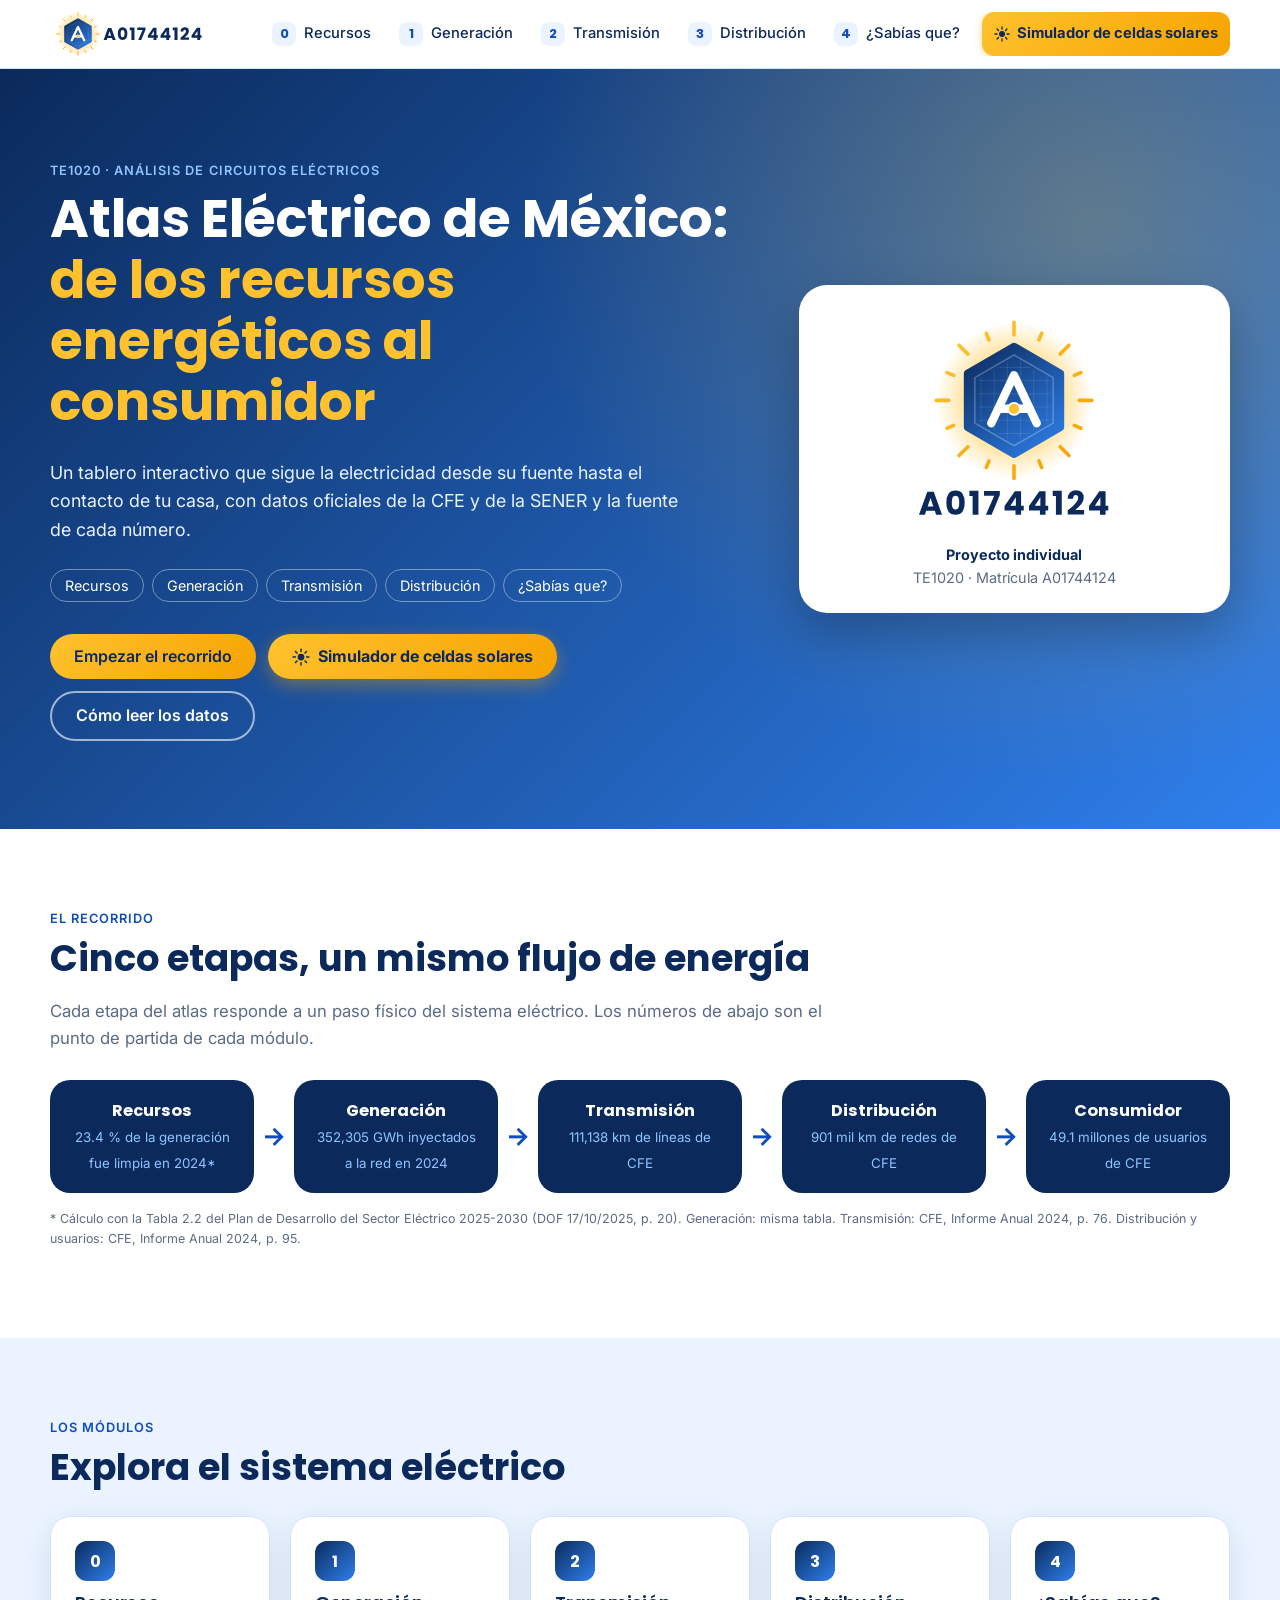
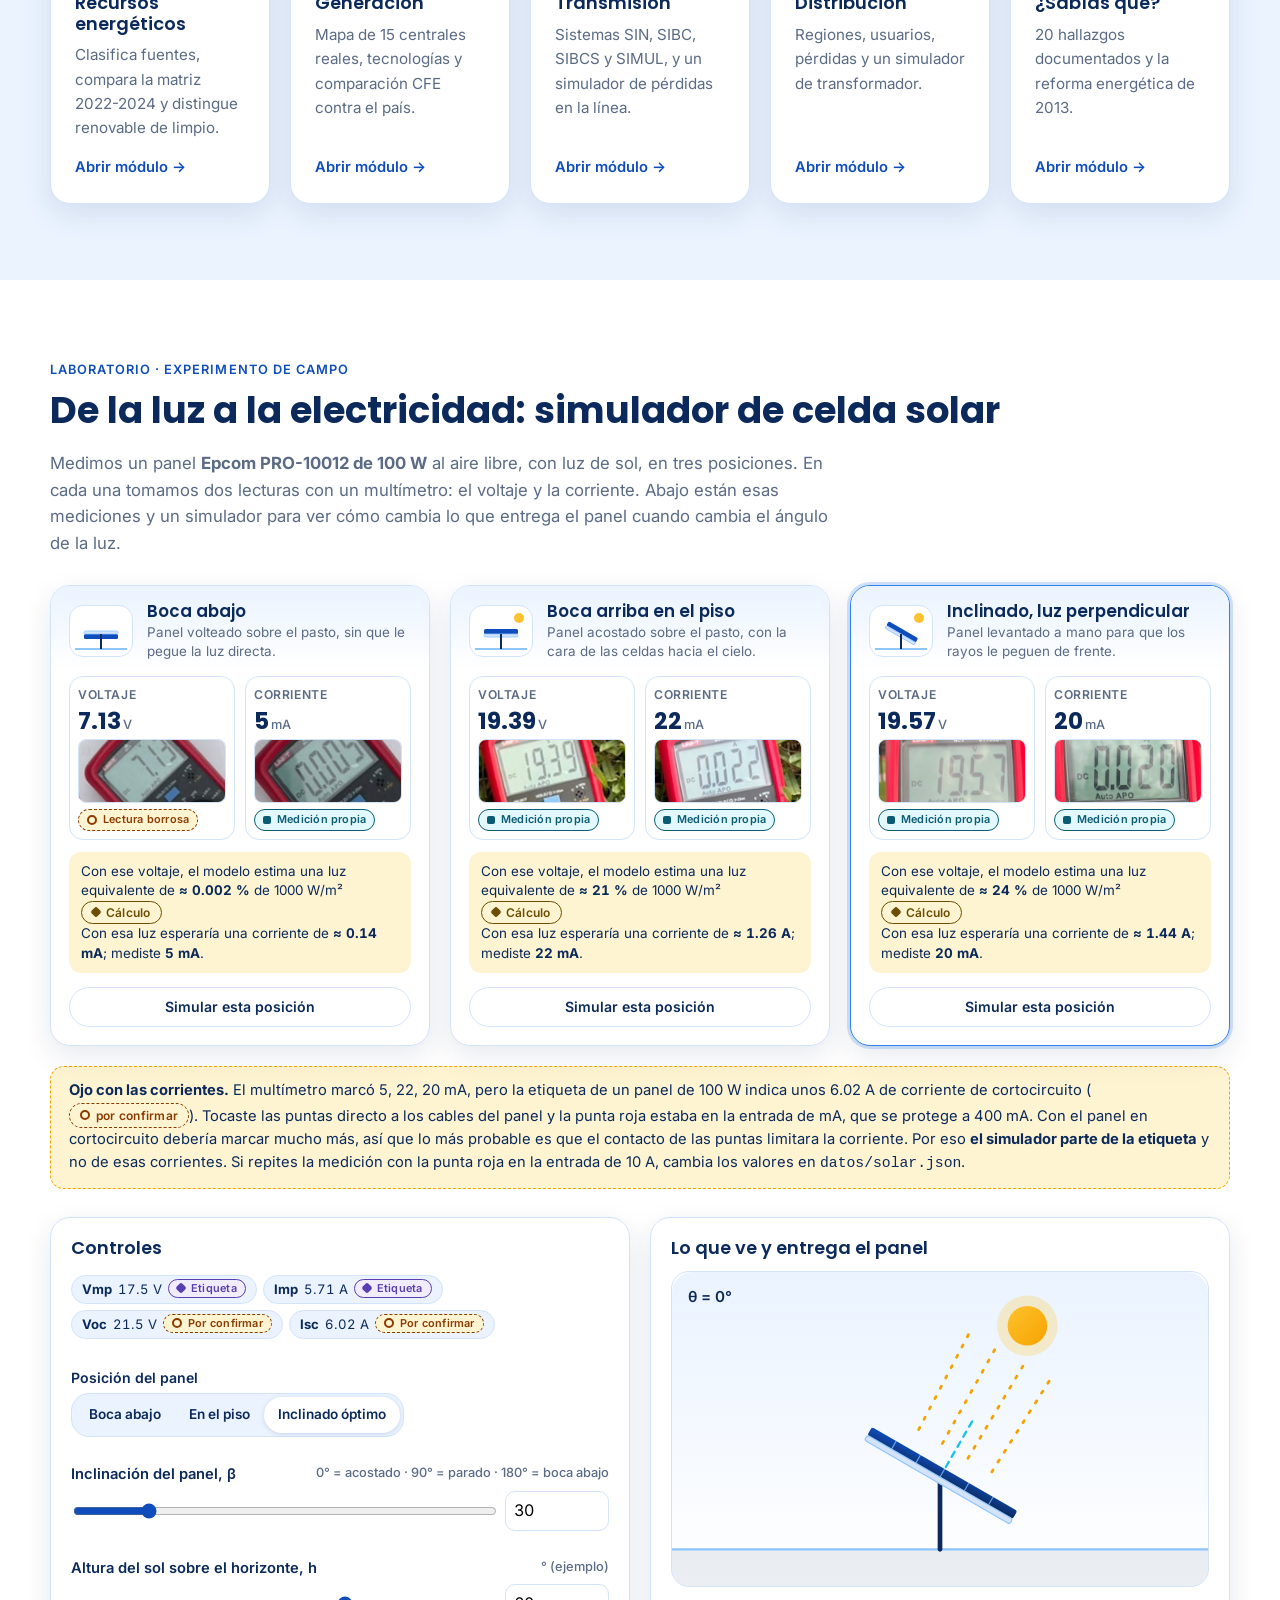
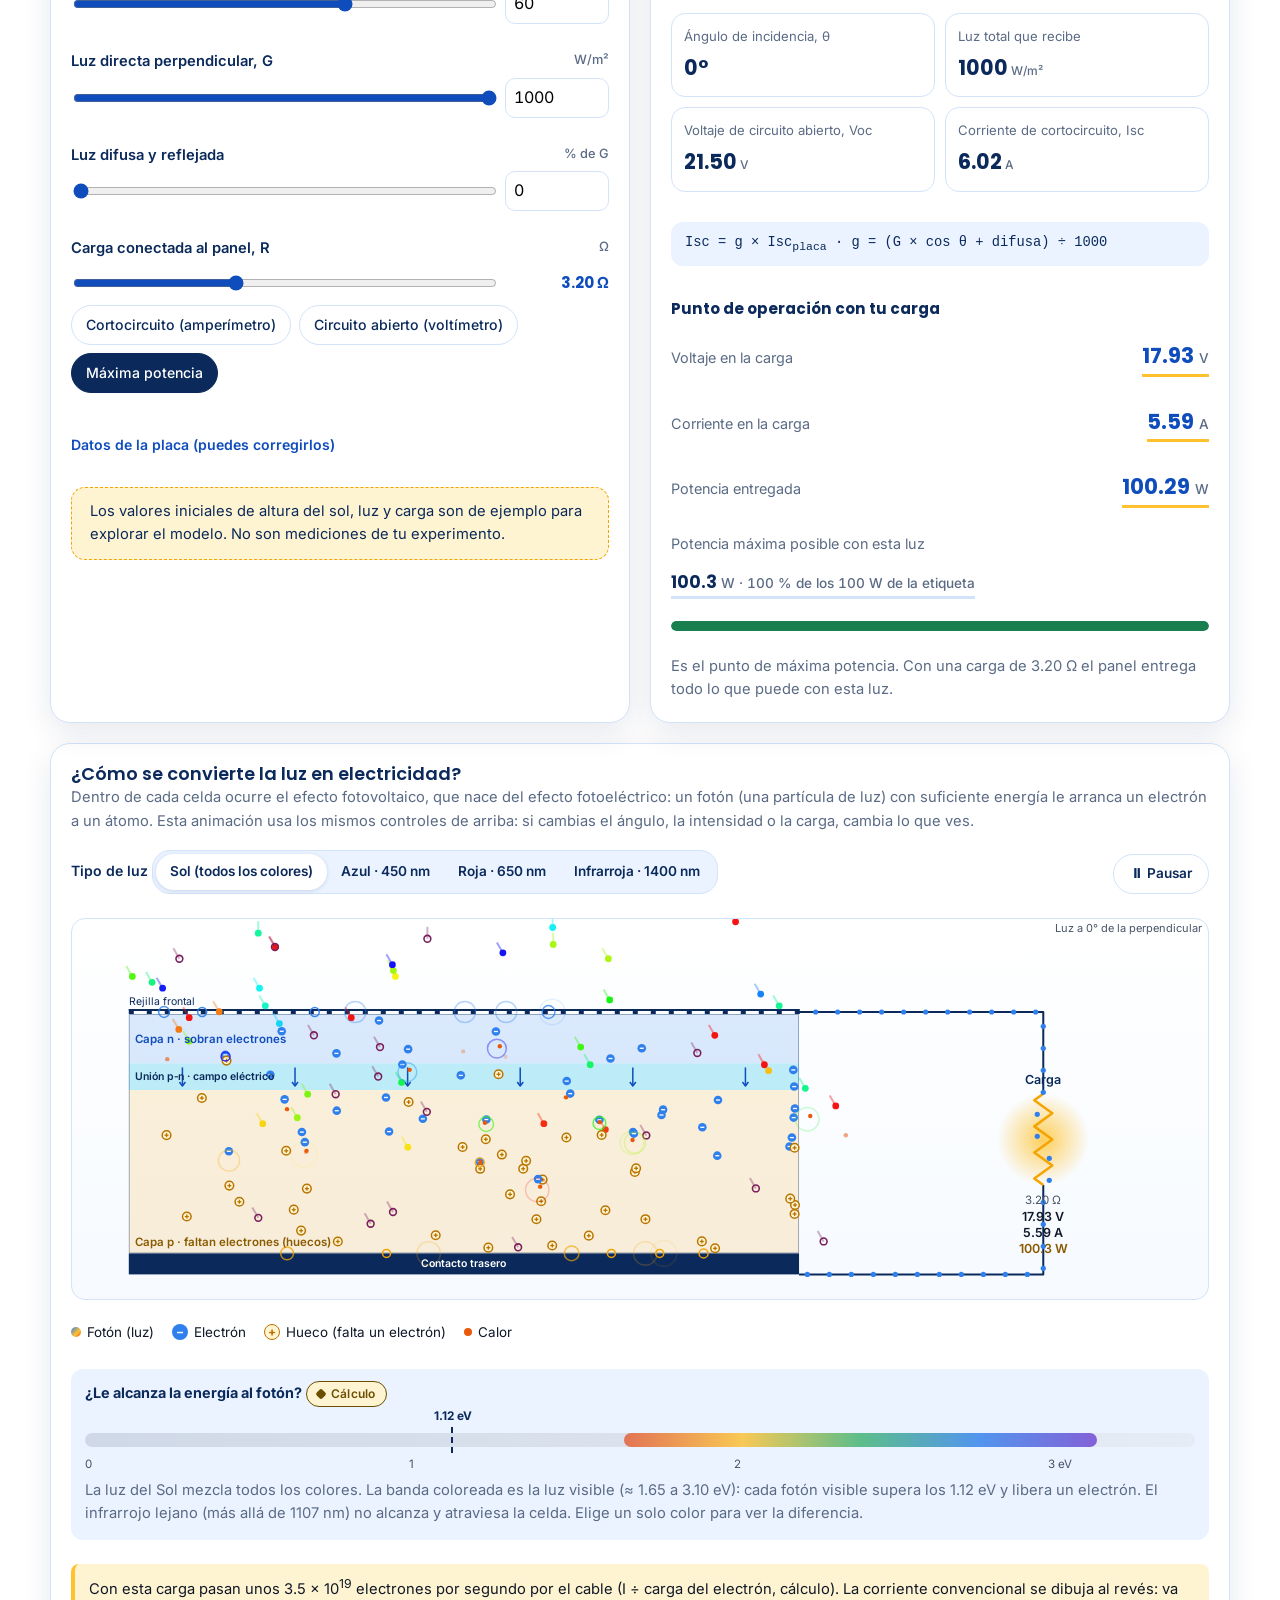
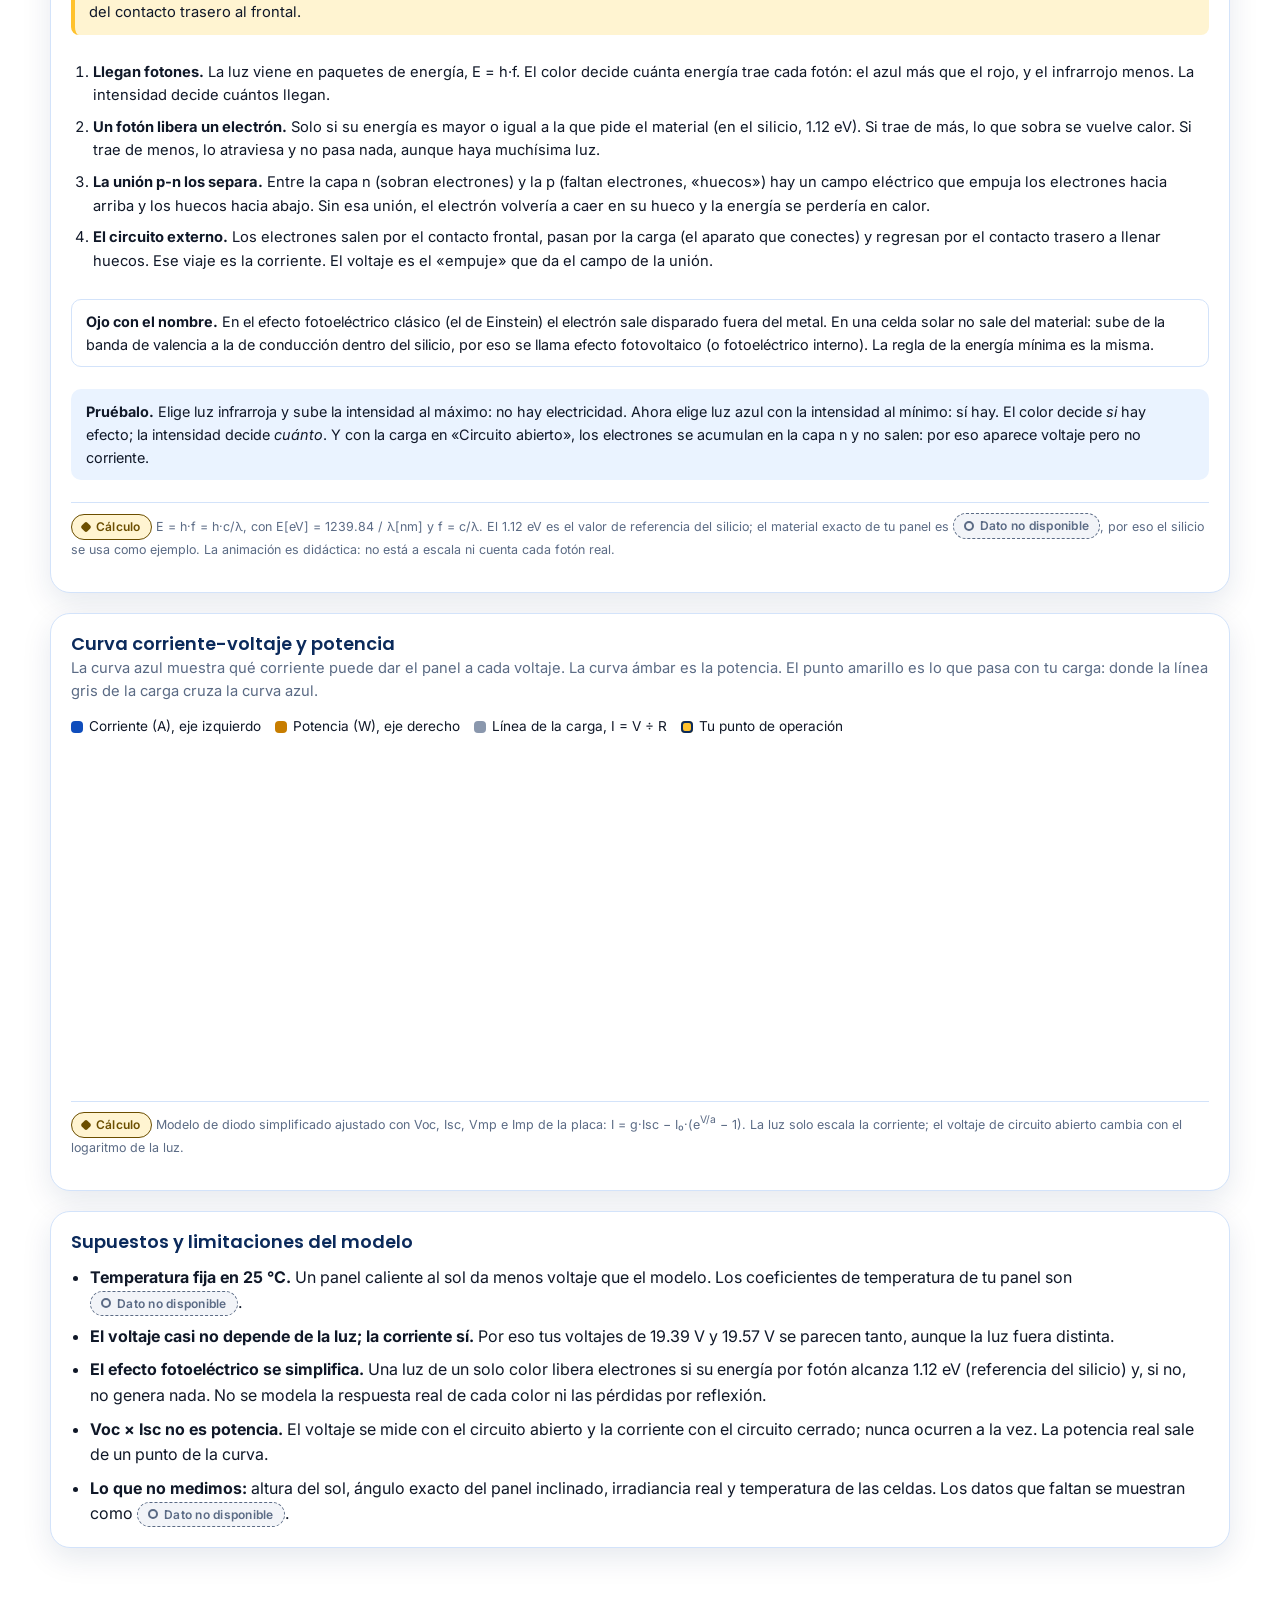
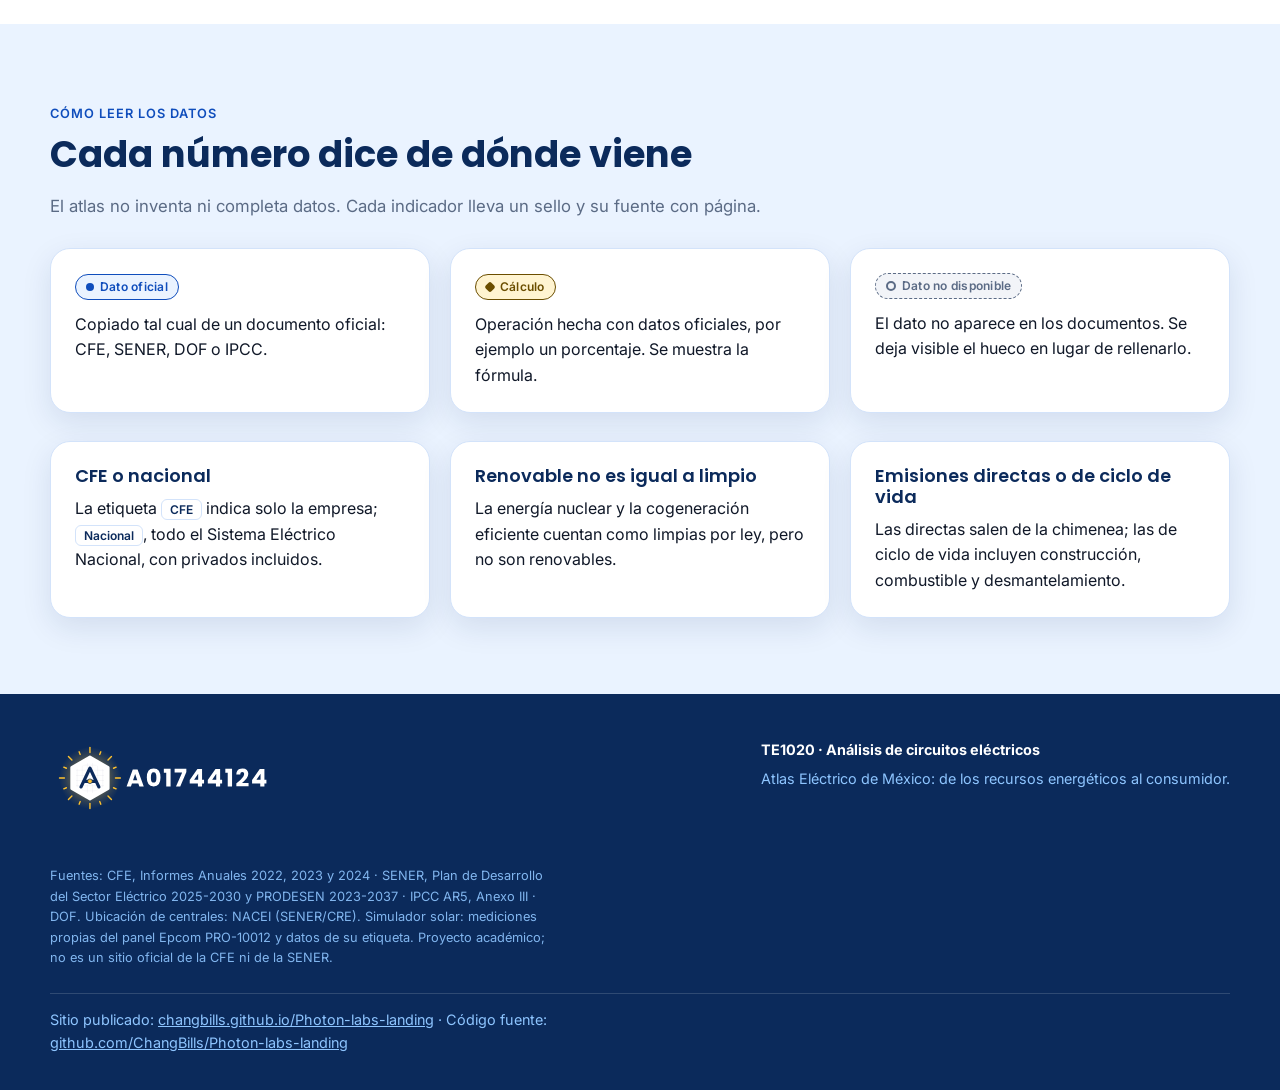
<file: index.html>
<!doctype html>
<html lang="es">
<head>
  <meta charset="utf-8">
  <meta name="viewport" content="width=device-width, initial-scale=1">
  <title>A01744124 · Atlas Eléctrico de México</title>
  <meta name="description" content="Tablero interactivo TE1020: de los recursos energéticos al consumidor. Generación, transmisión y distribución de electricidad en México con datos oficiales de CFE y SENER.">
  <meta name="theme-color" content="#0B2A5B">
  <link rel="icon" href="assets/favicon.svg" type="image/svg+xml">
  <link rel="apple-touch-icon" href="assets/apple-touch-icon.png">
  <link rel="preconnect" href="https://fonts.googleapis.com">
  <link rel="preconnect" href="https://fonts.gstatic.com" crossorigin>
  <link href="https://fonts.googleapis.com/css2?family=Inter:wght@400;500;600&family=Poppins:wght@600;700&display=swap" rel="stylesheet">
  <link rel="stylesheet" href="css/atlas.css?v=20261112">
</head>
<body>
<a class="saltar" href="#contenido">Saltar al contenido</a>

<header class="barra">
  <div class="contenedor">
    <a class="logo" href="index.html" aria-label="Atlas Eléctrico, inicio"><img src="assets/logo-horizontal.svg" alt="Logo A01744124"></a>
    <nav class="modulos" aria-label="Módulos del atlas">
      <a href="recursos.html"><span>0</span>Recursos</a>
      <a href="generacion.html"><span>1</span>Generación</a>
      <a href="transmision.html"><span>2</span>Transmisión</a>
      <a href="distribucion.html"><span>3</span>Distribución</a>
      <a href="sabias-que.html"><span>4</span>¿Sabías que?</a>
      <a class="mod-solar" href="#solar"><svg viewBox="0 0 24 24" width="16" height="16" aria-hidden="true" fill="currentColor"><circle cx="12" cy="12" r="4.5"/><path d="M12 1.5v3M12 19.5v3M1.5 12h3M19.5 12h3M4.6 4.6l2.1 2.1M17.3 17.3l2.1 2.1M4.6 19.4l2.1-2.1M17.3 6.7l2.1-2.1" stroke="currentColor" stroke-width="2" stroke-linecap="round" fill="none"/></svg>Simulador de celdas solares</a>
    </nav>
  </div>
</header>

<main id="contenido">
  <div class="hero">
    <div class="contenedor">
      <div>
        <span class="etiqueta">TE1020 · Análisis de circuitos eléctricos</span>
        <h1>Atlas Eléctrico de México: <span>de los recursos energéticos al consumidor</span></h1>
        <p class="sub">Un tablero interactivo que sigue la electricidad desde su fuente hasta el contacto de tu casa, con datos oficiales de la CFE y de la SENER y la fuente de cada número.</p>
        <ul class="chips" aria-label="Módulos">
          <li>Recursos</li><li>Generación</li><li>Transmisión</li><li>Distribución</li><li>¿Sabías que?</li>
        </ul>
        <div class="botones">
          <a class="btn btn-primario" href="recursos.html">Empezar el recorrido</a>
          <a class="btn btn-solar" href="#solar"><svg viewBox="0 0 24 24" width="18" height="18" aria-hidden="true" fill="currentColor"><circle cx="12" cy="12" r="4.5"/><path d="M12 1.5v3M12 19.5v3M1.5 12h3M19.5 12h3M4.6 4.6l2.1 2.1M17.3 17.3l2.1 2.1M4.6 19.4l2.1-2.1M17.3 6.7l2.1-2.1" stroke="currentColor" stroke-width="2" stroke-linecap="round" fill="none"/></svg>Simulador de celdas solares</a>
          <a class="btn btn-secundario" href="#leer">Cómo leer los datos</a>
        </div>
      </div>
      <aside class="tarjeta-id" aria-label="Identificación del alumno">
        <img src="assets/logo-vertical.svg" alt="Logo con la matrícula A01744124">
        <p><strong>Proyecto individual</strong><br>TE1020 · Matrícula A01744124</p>
      </aside>
    </div>
  </div>

  <section id="recorrido">
    <div class="contenedor">
      <span class="etiqueta">El recorrido</span>
      <h2>Cinco etapas, un mismo flujo de energía</h2>
      <p class="intro">Cada etapa del atlas responde a un paso físico del sistema eléctrico. Los números de abajo son el punto de partida de cada módulo.</p>
      <div class="flujo" aria-label="Flujo de la energía eléctrica">
        <div class="paso"><strong>Recursos</strong><small>23.4 % de la generación fue limpia en 2024*</small></div>
        <span class="flecha" aria-hidden="true">→</span>
        <div class="paso"><strong>Generación</strong><small>352,305 GWh inyectados a la red en 2024</small></div>
        <span class="flecha" aria-hidden="true">→</span>
        <div class="paso"><strong>Transmisión</strong><small>111,138 km de líneas de CFE</small></div>
        <span class="flecha" aria-hidden="true">→</span>
        <div class="paso"><strong>Distribución</strong><small>901 mil km de redes de CFE</small></div>
        <span class="flecha" aria-hidden="true">→</span>
        <div class="paso"><strong>Consumidor</strong><small>49.1 millones de usuarios de CFE</small></div>
      </div>
      <p class="fuente" style="margin-top:16px;border:0;padding:0">* Cálculo con la Tabla 2.2 del Plan de Desarrollo del Sector Eléctrico 2025-2030 (DOF 17/10/2025, p. 20). Generación: misma tabla. Transmisión: CFE, Informe Anual 2024, p. 76. Distribución y usuarios: CFE, Informe Anual 2024, p. 95.</p>
    </div>
  </section>

  <section id="modulos" class="alt">
    <div class="contenedor">
      <span class="etiqueta">Los módulos</span>
      <h2>Explora el sistema eléctrico</h2>
      <div class="rejilla c5">
        <a class="tarjeta tarjeta-mod" href="recursos.html"><span class="num">0</span><h3>Recursos energéticos</h3><p>Clasifica fuentes, compara la matriz 2022-2024 y distingue renovable de limpio.</p><span class="ir">Abrir módulo →</span></a>
        <a class="tarjeta tarjeta-mod" href="generacion.html"><span class="num">1</span><h3>Generación</h3><p>Mapa de 15 centrales reales, tecnologías y comparación CFE contra el país.</p><span class="ir">Abrir módulo →</span></a>
        <a class="tarjeta tarjeta-mod" href="transmision.html"><span class="num">2</span><h3>Transmisión</h3><p>Sistemas SIN, SIBC, SIBCS y SIMUL, y un simulador de pérdidas en la línea.</p><span class="ir">Abrir módulo →</span></a>
        <a class="tarjeta tarjeta-mod" href="distribucion.html"><span class="num">3</span><h3>Distribución</h3><p>Regiones, usuarios, pérdidas y un simulador de transformador.</p><span class="ir">Abrir módulo →</span></a>
        <a class="tarjeta tarjeta-mod" href="sabias-que.html"><span class="num">4</span><h3>¿Sabías que?</h3><p>20 hallazgos documentados y la reforma energética de 2013.</p><span class="ir">Abrir módulo →</span></a>
      </div>
    </div>
  </section>

  <section id="solar">
    <div class="contenedor">
      <span class="etiqueta">Laboratorio · Experimento de campo</span>
      <h2>De la luz a la electricidad: simulador de celda solar</h2>
      <p class="intro">Medimos un panel <strong>Epcom PRO-10012 de 100 W</strong> al aire libre, con luz de sol, en tres posiciones. En cada una tomamos dos lecturas con un multímetro: el voltaje y la corriente. Abajo están esas mediciones y un simulador para ver cómo cambia lo que entrega el panel cuando cambia el ángulo de la luz.</p>

      <div class="rejilla c3 pos-rejilla" id="pos-cards" aria-live="polite"></div>

      <div class="aviso" id="aviso-corriente" style="margin-top:20px" hidden></div>

      <div class="simulador solar-sim" style="margin-top:28px">
        <div class="panel" aria-labelledby="t-ctrl-solar">
          <h3 id="t-ctrl-solar">Controles</h3>
          <div class="placa-chips" id="placa-chips" aria-label="Datos de la placa que usa el simulador"></div>

          <div class="control">
            <span class="rot" id="r-posicion" style="font-size:.88rem;font-weight:600;color:var(--azul-marino)">Posición del panel</span>
            <div class="segmentado sol-seg" role="group" aria-labelledby="r-posicion" id="seg-pos">
              <button type="button" data-pos="abajo" aria-pressed="false">Boca abajo</button>
              <button type="button" data-pos="piso" aria-pressed="false">En el piso</button>
              <button type="button" data-pos="optimo" aria-pressed="true">Inclinado óptimo</button>
            </div>
          </div>

          <div class="control">
            <label for="s-beta">Inclinación del panel, β <span class="und">0° = acostado · 90° = parado · 180° = boca abajo</span></label>
            <div class="par"><input type="range" id="s-beta" min="0" max="180" step="1" value="30"><input type="number" id="n-beta" min="0" max="180" step="1" value="30" aria-label="Inclinación en grados"></div>
          </div>
          <div class="control">
            <label for="s-h">Altura del sol sobre el horizonte, h <span class="und">° (ejemplo)</span></label>
            <div class="par"><input type="range" id="s-h" min="5" max="90" step="1" value="60"><input type="number" id="n-h" min="5" max="90" step="1" value="60" aria-label="Altura del sol en grados"></div>
          </div>
          <div class="control">
            <label for="s-g">Luz directa perpendicular, G <span class="und">W/m²</span></label>
            <div class="par"><input type="range" id="s-g" min="100" max="1000" step="10" value="1000"><input type="number" id="n-g" min="100" max="1000" step="10" value="1000" aria-label="Irradiancia en watts por metro cuadrado"></div>
          </div>
          <div class="control">
            <label for="s-d">Luz difusa y reflejada <span class="und">% de G</span></label>
            <div class="par"><input type="range" id="s-d" min="0" max="30" step="1" value="0"><input type="number" id="n-d" min="0" max="30" step="1" value="0" aria-label="Luz difusa en porcentaje"></div>
          </div>

          <div class="control">
            <label for="s-r">Carga conectada al panel, R <span class="und" id="u-r">Ω</span></label>
            <div class="par"><input type="range" id="s-r" min="0" max="100" step="1" value="50"><output id="o-r" class="res-r" aria-live="off"></output></div>
            <div class="filtros" id="op-rapidos" role="group" aria-label="Puntos de operación">
              <button type="button" class="filtro" data-op="cc" aria-pressed="false">Cortocircuito (amperímetro)</button>
              <button type="button" class="filtro" data-op="ca" aria-pressed="false">Circuito abierto (voltímetro)</button>
              <button type="button" class="filtro" data-op="mpp" aria-pressed="true">Máxima potencia</button>
            </div>
          </div>

          <details class="pasos" id="det-placa">
            <summary>Datos de la placa (puedes corregirlos)</summary>
            <div class="placa-grid">
              <label for="p-voc">Voc, voltaje de circuito abierto <span class="und">V</span><input type="number" id="p-voc" step="0.1" min="1"></label>
              <label for="p-isc">Isc, corriente de cortocircuito <span class="und">A</span><input type="number" id="p-isc" step="0.01" min="0.1"></label>
              <label for="p-vmp">Vmp, voltaje de máxima potencia <span class="und">V</span><input type="number" id="p-vmp" step="0.1" min="1"></label>
              <label for="p-imp">Imp, corriente de máxima potencia <span class="und">A</span><input type="number" id="p-imp" step="0.01" min="0.1"></label>
            </div>
            <p class="nota-placa" id="nota-placa"></p>
            <div class="botones"><button type="button" class="filtro" id="p-reset">Volver a lo que leí de la etiqueta</button></div>
          </details>
          <p class="aviso" style="margin-top:14px">Los valores iniciales de altura del sol, luz y carga son de ejemplo para explorar el modelo. No son mediciones de tu experimento.</p>
        </div>

        <div class="panel" aria-labelledby="t-res-solar">
          <h3 id="t-res-solar">Lo que ve y entrega el panel</h3>
          <figure class="solar-fig">
            <svg id="solar-svg" viewBox="0 0 460 270" role="img" aria-label="Ilustración del panel solar y el sol">
              <defs>
                <linearGradient id="sv-cielo" x1="0" y1="0" x2="0" y2="1"><stop offset="0" stop-color="#EAF3FF"/><stop offset="1" stop-color="#FFFFFF"/></linearGradient>
                <linearGradient id="sv-sol" x1="0" y1="0" x2="1" y2="1"><stop offset="0" stop-color="#FFC22E"/><stop offset="1" stop-color="#F5A300"/></linearGradient>
                <linearGradient id="sv-cel" x1="0" y1="0" x2="1" y2="1"><stop offset="0" stop-color="#0F4DBC"/><stop offset="1" stop-color="#0B2A5B"/></linearGradient>
              </defs>
              <rect x="0" y="0" width="460" height="270" rx="18" fill="url(#sv-cielo)"/>
              <rect x="0" y="238" width="460" height="32" fill="#0B2A5B" opacity=".08"/>
              <line x1="0" y1="238" x2="460" y2="238" stroke="#8EC5FF" stroke-width="2"/>
              <g id="sv-rayos" stroke="#F5A300" stroke-width="2.4" stroke-linecap="round" stroke-dasharray="2 8"></g>
              <line id="sv-soporte" x1="230" y1="176" x2="230" y2="238" stroke="#0B2A5B" stroke-width="4" stroke-linecap="round"/>
              <line id="sv-normal" stroke="#19C3E6" stroke-width="2" stroke-dasharray="5 5" stroke-linecap="round"/>
              <g id="sv-panel" transform="translate(230 176)">
                <rect x="-72" y="-8" width="144" height="8" rx="2" fill="url(#sv-cel)"/>
                <g id="sv-celdas" stroke="#8EC5FF" stroke-width="1" opacity=".75"></g>
                <rect x="-72" y="0" width="144" height="5" rx="2" fill="#D3E3FA" stroke="#8EC5FF" stroke-width="1"/>
              </g>
              <g id="sv-sol-g">
                <circle r="26" fill="#FFC22E" opacity=".25"/>
                <circle r="17" fill="url(#sv-sol)"/>
              </g>
              <text id="sv-txt" x="14" y="26" font-family="Inter, system-ui, sans-serif" font-size="13" font-weight="600" fill="#0B2A5B"></text>
            </svg>
            <figcaption class="sr-only" id="sv-desc"></figcaption>
          </figure>

          <div class="solar-kpis" aria-live="polite">
            <div class="kpi-mini"><span class="k">Ángulo de incidencia, θ</span><b id="k-theta"></b></div>
            <div class="kpi-mini"><span class="k">Luz total que recibe</span><b id="k-g"></b></div>
            <div class="kpi-mini"><span class="k">Voltaje de circuito abierto, Voc</span><b id="k-voc"></b></div>
            <div class="kpi-mini"><span class="k">Corriente de cortocircuito, Isc</span><b id="k-isc"></b></div>
          </div>

          <div class="formula">Isc = g × Isc<sub>placa</sub> · g = (G × cos θ + difusa) ÷ 1000</div>
          <h4 class="sub-res">Punto de operación con tu carga</h4>
          <div class="res-fila"><span>Voltaje en la carga</span><output class="resultado" id="o-v"></output></div>
          <div class="res-fila"><span>Corriente en la carga</span><output class="resultado" id="o-i"></output></div>
          <div class="res-fila"><span>Potencia entregada</span><output class="resultado" id="o-p"></output></div>
          <div class="res-fila"><span>Potencia máxima posible con esta luz</span><output class="resultado sec" id="o-pm"></output></div>
          <div class="medidor" aria-hidden="true"><div id="o-bar"></div></div>
          <p class="desc" id="o-aviso" role="status" style="margin:6px 0 0"></p>
        </div>
      </div>

      <article class="panel foto" id="foto" style="margin-top:20px" aria-labelledby="t-foto">
        <div class="cab"><div><h3 id="t-foto">¿Cómo se convierte la luz en electricidad?</h3>
          <p class="desc">Dentro de cada celda ocurre el efecto fotovoltaico, que nace del efecto fotoeléctrico: un fotón (una partícula de luz) con suficiente energía le arranca un electrón a un átomo. Esta animación usa los mismos controles de arriba: si cambias el ángulo, la intensidad o la carga, cambia lo que ves.</p></div></div>
        <div class="foto-controles">
          <div>
            <span class="rot" id="r-luz" style="font-size:.88rem;font-weight:600;color:var(--azul-marino)">Tipo de luz</span>
            <div class="segmentado sol-seg" role="group" aria-labelledby="r-luz" id="seg-luz">
              <button type="button" data-luz="sol" aria-pressed="true">Sol (todos los colores)</button>
              <button type="button" data-luz="azul" aria-pressed="false">Azul · 450 nm</button>
              <button type="button" data-luz="roja" aria-pressed="false">Roja · 650 nm</button>
              <button type="button" data-luz="ir" aria-pressed="false">Infrarroja · 1400 nm</button>
            </div>
          </div>
          <button type="button" class="btn-foto" id="foto-play" aria-pressed="true">⏸ Pausar</button>
        </div>
        <div class="foto-lienzo"><canvas id="c-foto" role="img" aria-label="Animación de una celda solar: fotones que llegan, electrones liberados que suben a la capa n, huecos que bajan a la capa p, y los electrones que viajan por el cable externo a través de la carga."></canvas></div>
        <ul class="foto-leyenda" aria-label="Leyenda de la animación">
          <li><i class="lg lg-ph"></i> Fotón (luz)</li>
          <li><i class="lg lg-e">−</i> Electrón</li>
          <li><i class="lg lg-h">+</i> Hueco (falta un electrón)</li>
          <li><i class="lg lg-q"></i> Calor</li>
        </ul>
        <div class="eg">
          <div class="eg-tit"><strong>¿Le alcanza la energía al fotón?</strong> <span class="sello calculo">Cálculo</span></div>
          <div class="eg-barra" id="eg-barra"><span class="eg-vis" id="eg-vis"></span><span class="eg-umbral" id="eg-umbral"><b>1.12 eV</b></span><span class="eg-foton" id="eg-foton"></span></div>
          <div class="eg-escala" id="eg-escala" aria-hidden="true"></div>
          <p class="desc" id="eg-texto" style="margin:8px 0 0"></p>
        </div>
        <p class="foto-resumen" id="foto-resumen"></p>
        <ol class="foto-pasos">
          <li><strong>Llegan fotones.</strong> La luz viene en paquetes de energía, E = h·f. El color decide cuánta energía trae cada fotón: el azul más que el rojo, y el infrarrojo menos. La intensidad decide cuántos llegan.</li>
          <li><strong>Un fotón libera un electrón.</strong> Solo si su energía es mayor o igual a la que pide el material (en el silicio, 1.12 eV). Si trae de más, lo que sobra se vuelve calor. Si trae de menos, lo atraviesa y no pasa nada, aunque haya muchísima luz.</li>
          <li><strong>La unión p‑n los separa.</strong> Entre la capa n (sobran electrones) y la p (faltan electrones, «huecos») hay un campo eléctrico que empuja los electrones hacia arriba y los huecos hacia abajo. Sin esa unión, el electrón volvería a caer en su hueco y la energía se perdería en calor.</li>
          <li><strong>El circuito externo.</strong> Los electrones salen por el contacto frontal, pasan por la carga (el aparato que conectes) y regresan por el contacto trasero a llenar huecos. Ese viaje es la corriente. El voltaje es el «empuje» que da el campo de la unión.</li>
        </ol>
        <div class="foto-nota"><strong>Ojo con el nombre.</strong> En el efecto fotoeléctrico clásico (el de Einstein) el electrón sale disparado fuera del metal. En una celda solar no sale del material: sube de la banda de valencia a la de conducción dentro del silicio, por eso se llama efecto fotovoltaico (o fotoeléctrico interno). La regla de la energía mínima es la misma.</div>
        <div class="foto-nota prueba"><strong>Pruébalo.</strong> Elige luz infrarroja y sube la intensidad al máximo: no hay electricidad. Ahora elige luz azul con la intensidad al mínimo: sí hay. El color decide <em>si</em> hay efecto; la intensidad decide <em>cuánto</em>. Y con la carga en «Circuito abierto», los electrones se acumulan en la capa n y no salen: por eso aparece voltaje pero no corriente.</div>
        <p class="fuente"><span class="sello calculo">Cálculo</span> E = h·f = h·c/λ, con E[eV] = 1239.84 / λ[nm] y f = c/λ. El 1.12 eV es el valor de referencia del silicio; el material exacto de tu panel es <span class="sello nd">Dato no disponible</span>, por eso el silicio se usa como ejemplo. La animación es didáctica: no está a escala ni cuenta cada fotón real.</p>
      </article>

      <article class="panel" style="margin-top:20px" aria-labelledby="t-iv">
        <div class="cab"><div><h3 id="t-iv">Curva corriente-voltaje y potencia</h3>
          <p class="desc">La curva azul muestra qué corriente puede dar el panel a cada voltaje. La curva ámbar es la potencia. El punto amarillo es lo que pasa con tu carga: donde la línea gris de la carga cruza la curva azul.</p></div></div>
        <ul class="leyenda">
          <li><i style="background:#0F4DBC"></i>Corriente (A), eje izquierdo</li>
          <li><i style="background:#C77D00"></i>Potencia (W), eje derecho</li>
          <li><i style="background:#8A97AD"></i>Línea de la carga, I = V ÷ R</li>
          <li><i style="background:#FFC22E;box-shadow:0 0 0 2px #0B2A5B inset"></i>Tu punto de operación</li>
        </ul>
        <div class="lienzo" style="height:340px"><canvas id="g-iv" role="img" aria-label="Curva de corriente contra voltaje y de potencia contra voltaje del panel"></canvas></div>
        <p class="fuente"><span class="sello calculo">Cálculo</span> Modelo de diodo simplificado ajustado con Voc, Isc, Vmp e Imp de la placa: I = g·Isc − I₀·(e<sup>V/a</sup> − 1). La luz solo escala la corriente; el voltaje de circuito abierto cambia con el logaritmo de la luz.</p>
      </article>

      <article class="panel" style="margin-top:20px">
        <h3>Supuestos y limitaciones del modelo</h3>
        <ul class="supuestos">
          <li><strong>Temperatura fija en 25 °C.</strong> Un panel caliente al sol da menos voltaje que el modelo. Los coeficientes de temperatura de tu panel son <span class="sello nd">Dato no disponible</span>.</li>
          <li><strong>El voltaje casi no depende de la luz; la corriente sí.</strong> Por eso tus voltajes de 19.39 V y 19.57 V se parecen tanto, aunque la luz fuera distinta.</li>
          <li><strong>El efecto fotoeléctrico se simplifica.</strong> Una luz de un solo color libera electrones si su energía por fotón alcanza 1.12 eV (referencia del silicio) y, si no, no genera nada. No se modela la respuesta real de cada color ni las pérdidas por reflexión.</li>
          <li><strong>Voc × Isc no es potencia.</strong> El voltaje se mide con el circuito abierto y la corriente con el circuito cerrado; nunca ocurren a la vez. La potencia real sale de un punto de la curva.</li>
          <li><strong>Lo que no medimos:</strong> altura del sol, ángulo exacto del panel inclinado, irradiancia real y temperatura de las celdas. Los datos que faltan se muestran como <span class="sello nd">Dato no disponible</span>.</li>
        </ul>
      </article>
    </div>
  </section>

  <section id="leer" class="alt">
    <div class="contenedor">
      <span class="etiqueta">Cómo leer los datos</span>
      <h2>Cada número dice de dónde viene</h2>
      <p class="intro">El atlas no inventa ni completa datos. Cada indicador lleva un sello y su fuente con página.</p>
      <div class="rejilla c3">
        <div class="tarjeta"><span class="sello oficial">Dato oficial</span><p style="margin-top:12px">Copiado tal cual de un documento oficial: CFE, SENER, DOF o IPCC.</p></div>
        <div class="tarjeta"><span class="sello calculo">Cálculo</span><p style="margin-top:12px">Operación hecha con datos oficiales, por ejemplo un porcentaje. Se muestra la fórmula.</p></div>
        <div class="tarjeta"><span class="sello nd">Dato no disponible</span><p style="margin-top:12px">El dato no aparece en los documentos. Se deja visible el hueco en lugar de rellenarlo.</p></div>
      </div>
      <div class="rejilla c3">
        <div class="tarjeta"><h3>CFE o nacional</h3><p>La etiqueta <span class="alcance">CFE</span> indica solo la empresa; <span class="alcance">Nacional</span>, todo el Sistema Eléctrico Nacional, con privados incluidos.</p></div>
        <div class="tarjeta"><h3>Renovable no es igual a limpio</h3><p>La energía nuclear y la cogeneración eficiente cuentan como limpias por ley, pero no son renovables.</p></div>
        <div class="tarjeta"><h3>Emisiones directas o de ciclo de vida</h3><p>Las directas salen de la chimenea; las de ciclo de vida incluyen construcción, combustible y desmantelamiento.</p></div>
      </div>
    </div>
  </section>
</main>

<footer>
  <div class="contenedor">
    <img src="assets/logo-horizontal-claro.svg" alt="Logo A01744124">
    <div>
      <p><strong style="color:#fff">TE1020 · Análisis de circuitos eléctricos</strong></p>
      <p>Atlas Eléctrico de México: de los recursos energéticos al consumidor.</p>
    </div>
    <p class="aparte">Fuentes: CFE, Informes Anuales 2022, 2023 y 2024 · SENER, Plan de Desarrollo del Sector Eléctrico 2025-2030 y PRODESEN 2023-2037 · IPCC AR5, Anexo III · DOF. Ubicación de centrales: NACEI (SENER/CRE). Simulador solar: mediciones propias del panel Epcom PRO-10012 y datos de su etiqueta. Proyecto académico; no es un sitio oficial de la CFE ni de la SENER.</p>
  </div>
  <div class="contenedor enlaces-pie"><p>Sitio publicado: <a href="https://changbills.github.io/Photon-labs-landing/">changbills.github.io/Photon-labs-landing</a> · Código fuente: <a href="https://github.com/ChangBills/Photon-labs-landing">github.com/ChangBills/Photon-labs-landing</a></p></div>
</footer>
<a class="arriba" href="#" aria-label="Volver arriba">↑</a>
<script>(function(){var n=document.querySelector(".modulos"),a=n&&n.querySelector("[aria-current]");if(n&&a&&n.scrollWidth>n.clientWidth){n.scrollLeft=a.offsetLeft-(n.clientWidth-a.offsetWidth)/2;}})();</script>
<script>(function(){var b=document.querySelector(".arriba");if(!b)return;function f(){b.classList.toggle("visible",scrollY>innerHeight*0.8);}addEventListener("scroll",f,{passive:true});f();})();</script>
<script src="js/vendor/chart.umd.min.js"></script>
<script src="js/celda-anim.js?v=20261112"></script>
  <script src="js/solar.js?v=20261112"></script>
</body>
</html>
</file>
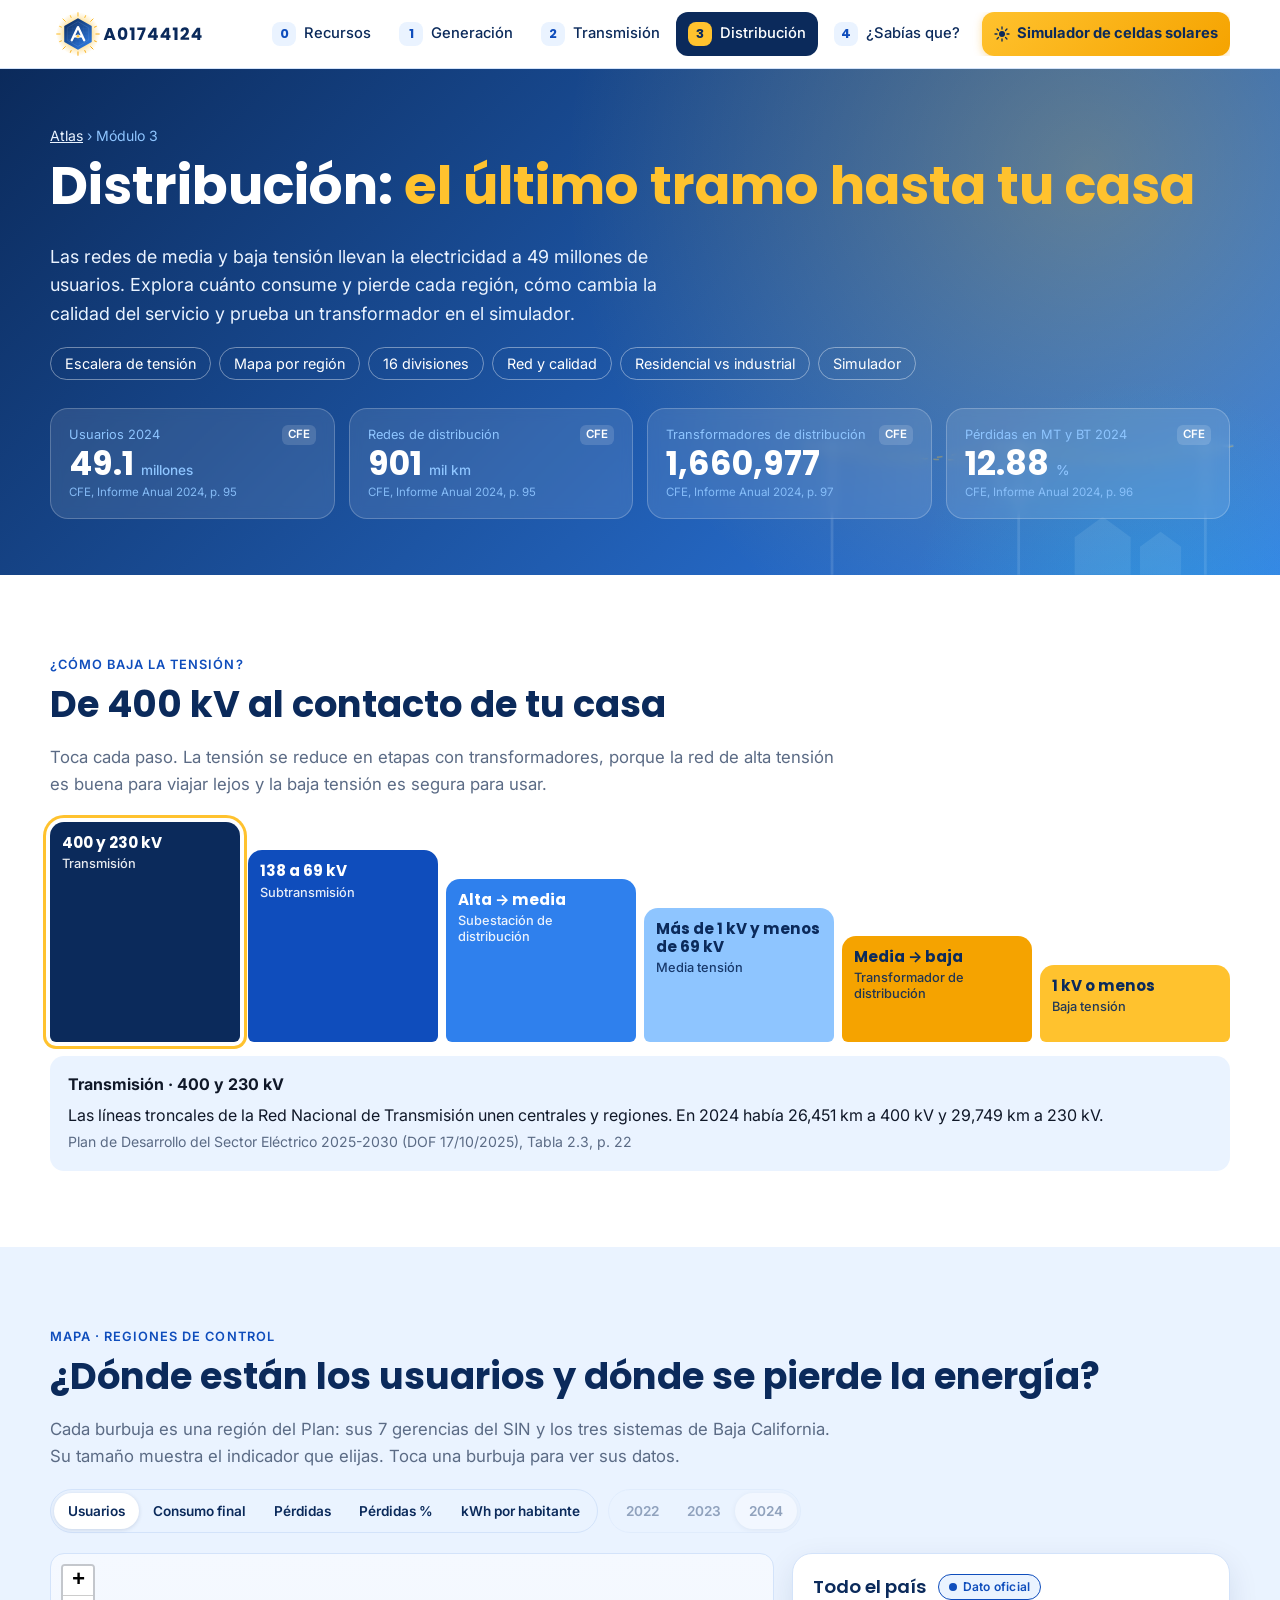
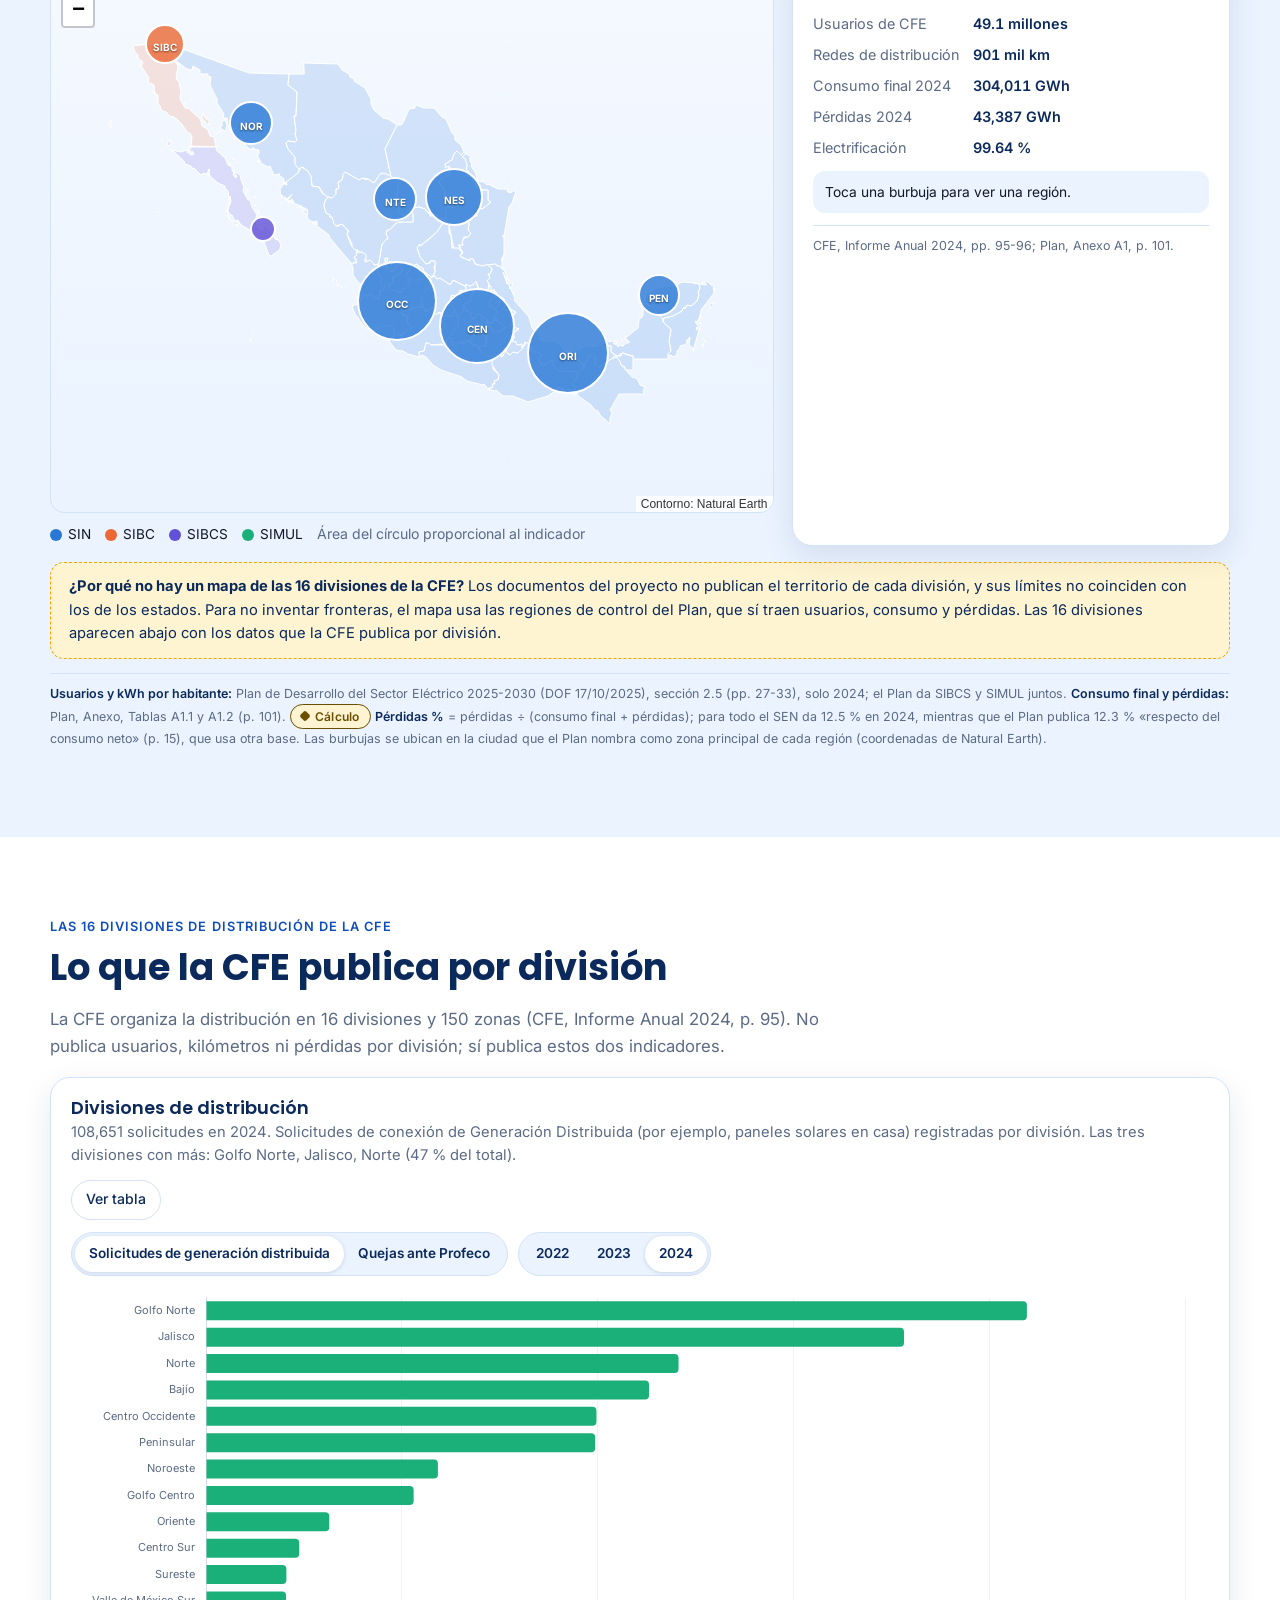
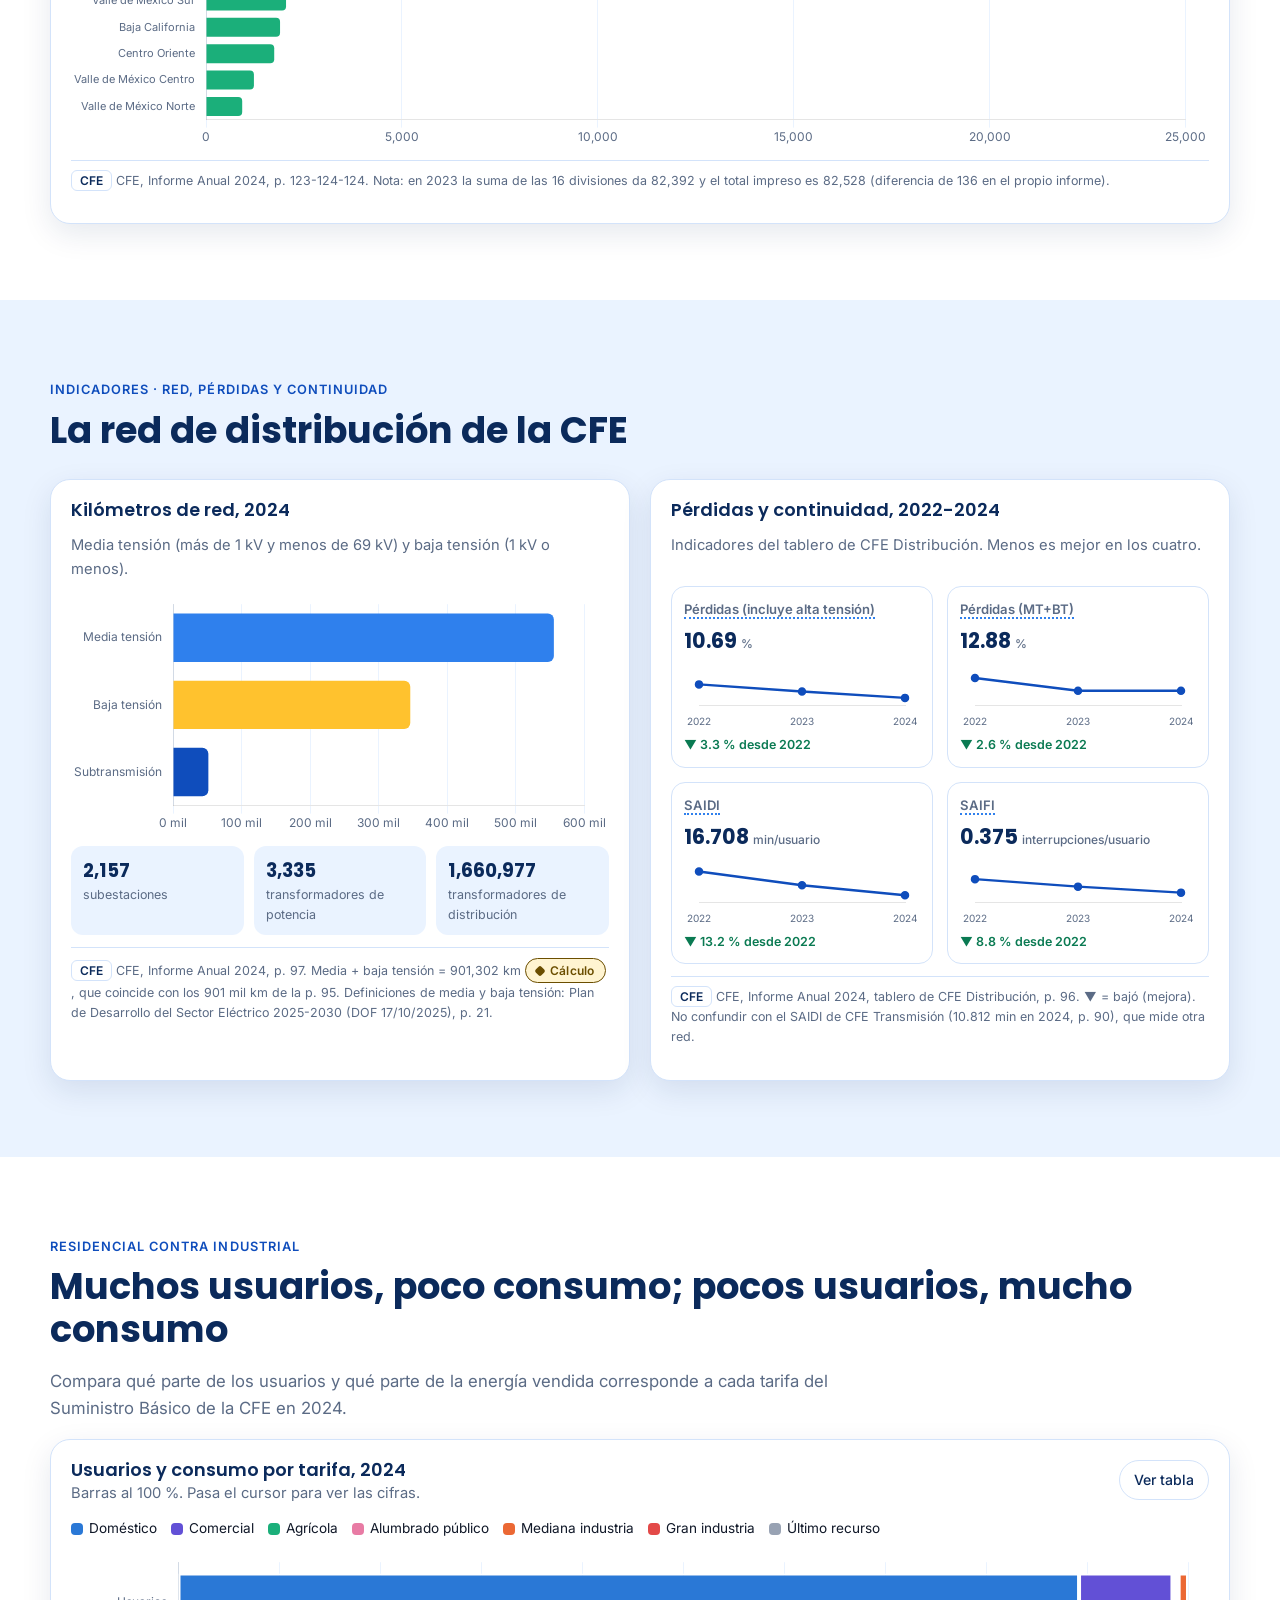
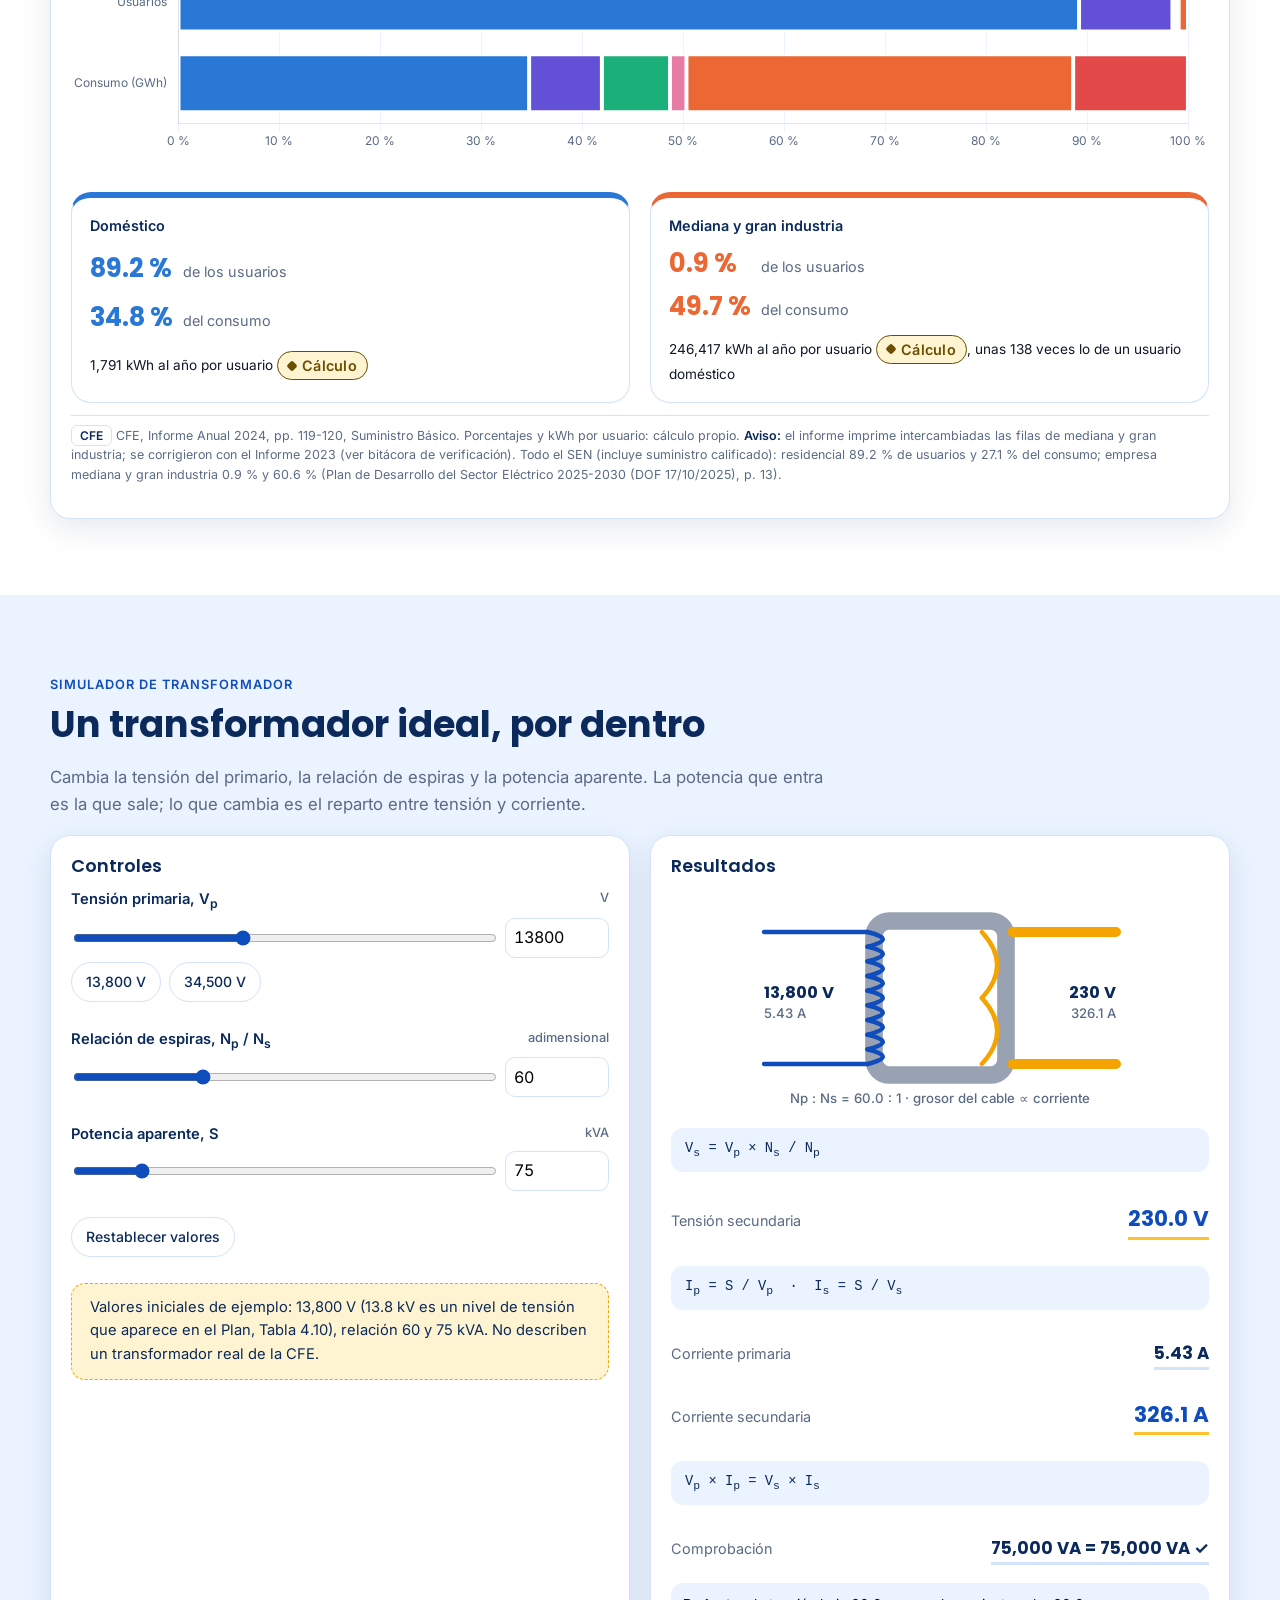
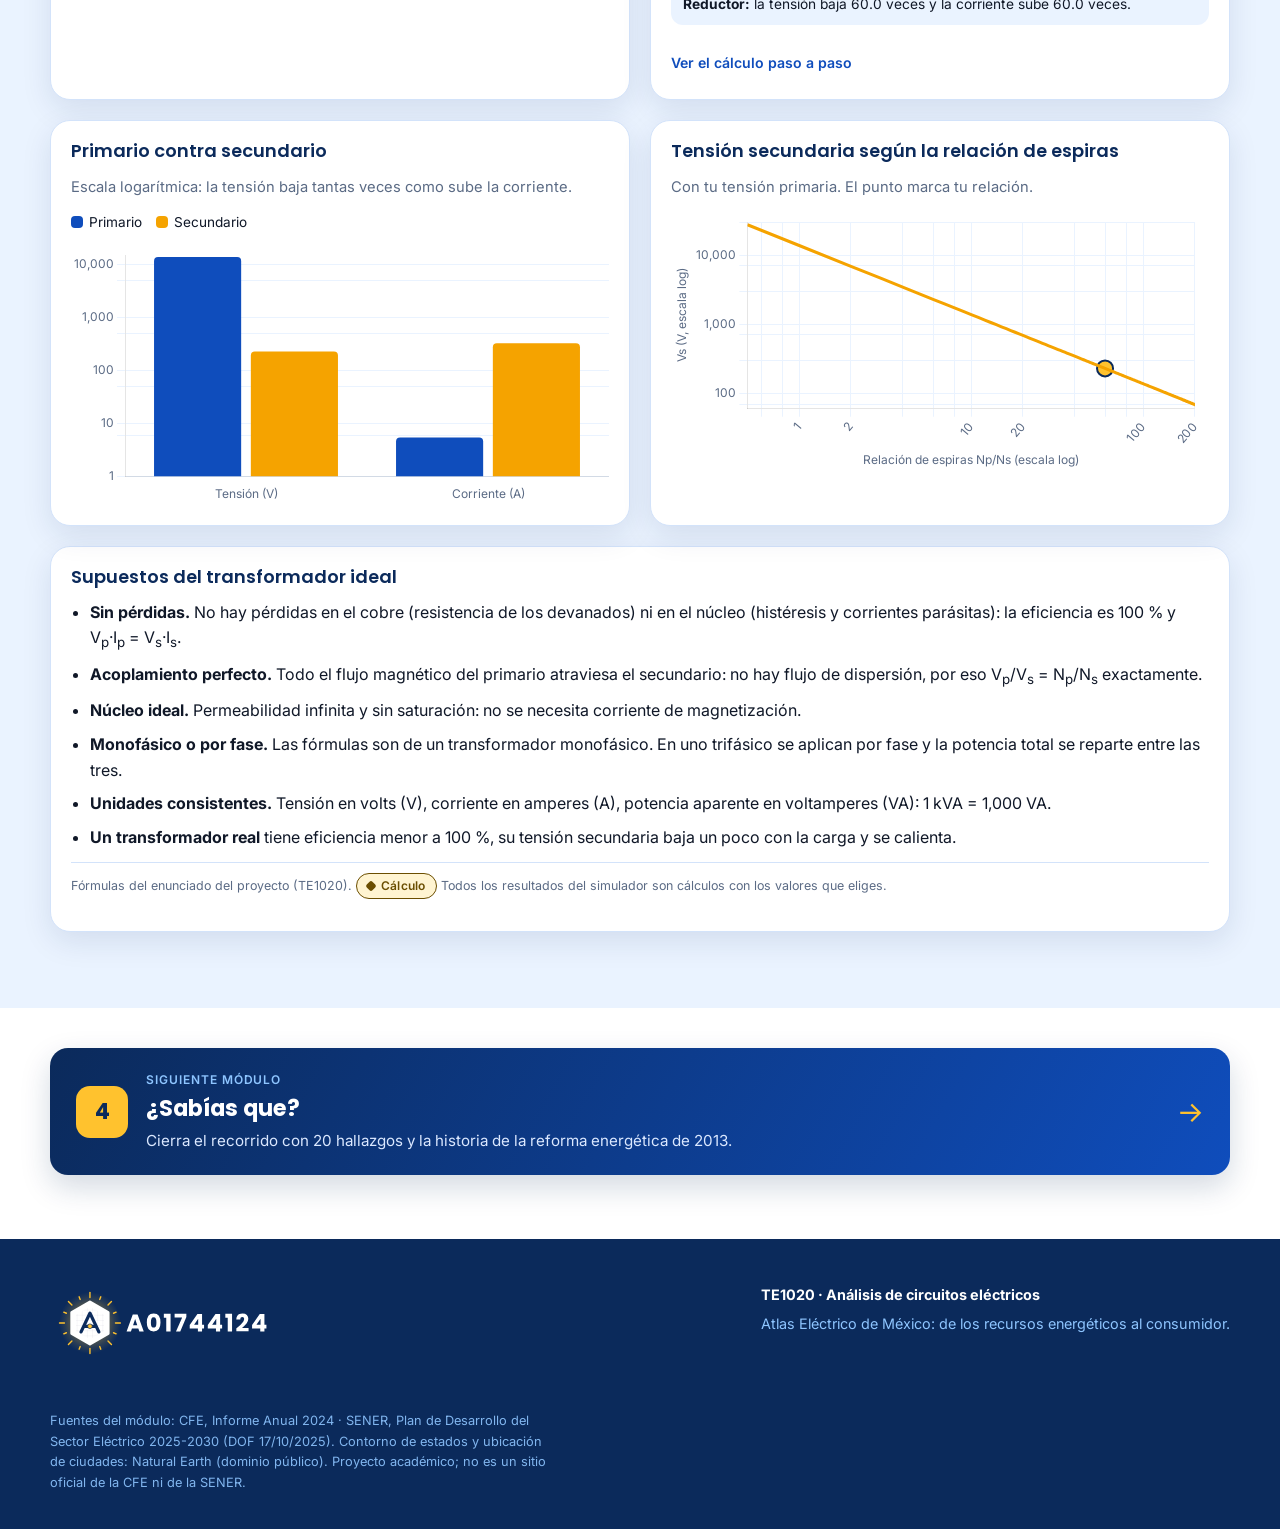
<file: distribucion.html>
<!doctype html>
<html lang="es">
<head>
  <meta charset="utf-8">
  <meta name="viewport" content="width=device-width, initial-scale=1">
  <title>A01744124 · Atlas · 3 Distribución</title>
  <meta name="description" content="Módulo 3 del Atlas Eléctrico de México: usuarios, redes, pérdidas y calidad del servicio de distribución, y un simulador de transformador.">
  <meta name="theme-color" content="#0B2A5B">
  <link rel="icon" href="assets/favicon.svg" type="image/svg+xml">
  <link rel="apple-touch-icon" href="assets/apple-touch-icon.png">
  <link rel="preconnect" href="https://fonts.googleapis.com">
  <link rel="preconnect" href="https://fonts.gstatic.com" crossorigin>
  <link href="https://fonts.googleapis.com/css2?family=Inter:wght@400;500;600&family=Poppins:wght@600;700&display=swap" rel="stylesheet">
  <link rel="stylesheet" href="js/vendor/leaflet.css">
  <link rel="stylesheet" href="css/atlas.css?v=20261112">
</head>
<body>
<a class="saltar" href="#contenido">Saltar al contenido</a>

<header class="barra">
  <div class="contenedor">
    <a class="logo" href="index.html" aria-label="Atlas Eléctrico, inicio"><img src="assets/logo-horizontal.svg" alt="Logo A01744124"></a>
    <nav class="modulos" aria-label="Módulos del atlas">
      <a href="recursos.html"><span>0</span>Recursos</a>
      <a href="generacion.html"><span>1</span>Generación</a>
      <a href="transmision.html"><span>2</span>Transmisión</a>
      <a href="distribucion.html" aria-current="page"><span>3</span>Distribución</a>
      <a href="sabias-que.html"><span>4</span>¿Sabías que?</a>
      <a class="mod-solar" href="index.html#solar"><svg viewBox="0 0 24 24" width="16" height="16" aria-hidden="true" fill="currentColor"><circle cx="12" cy="12" r="4.5"/><path d="M12 1.5v3M12 19.5v3M1.5 12h3M19.5 12h3M4.6 4.6l2.1 2.1M17.3 17.3l2.1 2.1M4.6 19.4l2.1-2.1M17.3 6.7l2.1-2.1" stroke="currentColor" stroke-width="2" stroke-linecap="round" fill="none"/></svg>Simulador de celdas solares</a>
    </nav>
  </div>
</header>

<main id="contenido">
  <div class="hero hero-mod hero-gen hero-dx">
    <svg class="hero-torres" viewBox="0 0 600 200" aria-hidden="true" preserveAspectRatio="xMaxYMax meet">
      <g fill="none" stroke="rgba(255,255,255,.22)" stroke-width="3">
        <path d="M120 200 V50 M90 62 H150"/><path d="M320 200 V50 M290 62 H350"/><path d="M520 200 V50 M490 62 H550"/>
      </g>
      <rect x="300" y="80" width="40" height="34" rx="6" fill="none" stroke="rgba(255,255,255,.35)" stroke-width="2"/>
      <g fill="none" stroke="rgba(255,194,46,.6)" stroke-width="1.6">
        <path class="cable" d="M90 62 Q 190 92 290 62 Q 390 92 490 62"/><path class="cable" d="M150 62 Q 250 92 350 62 Q 450 92 550 62"/>
      </g>
      <g fill="rgba(255,255,255,.18)"><path d="M380 200 V160 l30 -22 30 22 V200z"/><path d="M450 200 V170 l22 -16 22 16 V200z"/></g>
    </svg>
    <div class="contenedor">
      <div>
        <p class="migas"><a href="index.html">Atlas</a> › Módulo 3</p>
        <h1>Distribución: <span>el último tramo hasta tu casa</span></h1>
        <p class="sub">Las redes de media y baja tensión llevan la electricidad a 49 millones de usuarios. Explora cuánto consume y pierde cada región, cómo cambia la calidad del servicio y prueba un transformador en el simulador.</p>
        <ul class="chips chips-hero" aria-label="Secciones del módulo"><li><a href="#cadena" style="color:inherit">Escalera de tensión</a></li><li><a href="#regiones" style="color:inherit">Mapa por región</a></li><li><a href="#divisiones" style="color:inherit">16 divisiones</a></li><li><a href="#red" style="color:inherit">Red y calidad</a></li><li><a href="#usuarios" style="color:inherit">Residencial vs industrial</a></li><li><a href="#simulador" style="color:inherit">Simulador</a></li></ul>
        <div class="hero-stats" id="hero-stats" aria-live="polite"></div>
      </div>
    </div>
  </div>

  <!-- Cadena de tensión -->
  <section id="cadena">
    <div class="contenedor revelar">
      <span class="etiqueta">¿Cómo baja la tensión?</span>
      <h2>De 400 kV al contacto de tu casa</h2>
      <p class="intro">Toca cada paso. La tensión se reduce en etapas con transformadores, porque la red de alta tensión es buena para viajar lejos y la baja tensión es segura para usar.</p>
      <div class="escalera" id="escalera" role="tablist" aria-label="Etapas de la tensión"></div>
      <div class="explica" id="escalera-explica" aria-live="polite"></div>
    </div>
  </section>

  <!-- Mapa por región -->
  <section id="regiones" class="alt">
    <div class="contenedor revelar">
      <span class="etiqueta">Mapa · Regiones de control</span>
      <h2>¿Dónde están los usuarios y dónde se pierde la energía?</h2>
      <p class="intro">Cada burbuja es una región del Plan: sus 7 gerencias del SIN y los tres sistemas de Baja California. Su tamaño muestra el indicador que elijas. Toca una burbuja para ver sus datos.</p>
      <div class="capa-bar">
        <div class="segmentado" role="group" aria-label="Indicador" id="ind">
          <button type="button" data-ind="usuarios" aria-pressed="true">Usuarios</button>
          <button type="button" data-ind="consumo" aria-pressed="false">Consumo final</button>
          <button type="button" data-ind="perdidas" aria-pressed="false">Pérdidas</button>
          <button type="button" data-ind="pperd" aria-pressed="false">Pérdidas %</button>
          <button type="button" data-ind="kwh" aria-pressed="false">kWh por habitante</button>
        </div>
        <div class="segmentado" role="group" aria-label="Año" id="anio-r">
          <button type="button" data-anio="2022" aria-pressed="false">2022</button><button type="button" data-anio="2023" aria-pressed="false">2023</button><button type="button" data-anio="2024" aria-pressed="true">2024</button>
        </div>
      </div>
      <div class="mapa-layout">
        <div class="mapa-envoltura">
          <div class="mapa mapa-tx" id="mapa" aria-label="Mapa de burbujas por región de control"></div>
          <ul class="leyenda" style="margin-top:10px" id="ley-mapa"></ul>
        </div>
        <aside class="detalle" id="detalle" aria-live="polite"></aside>
      </div>
      <div class="aviso" style="margin-top:16px"><strong>¿Por qué no hay un mapa de las 16 divisiones de la CFE?</strong> Los documentos del proyecto no publican el territorio de cada división, y sus límites no coinciden con los de los estados. Para no inventar fronteras, el mapa usa las regiones de control del Plan, que sí traen usuarios, consumo y pérdidas. Las 16 divisiones aparecen abajo con los datos que la CFE publica por división.</div>
      <p class="fuente" style="margin-top:14px" id="fuente-mapa"></p>
    </div>
  </section>

  <!-- Divisiones -->
  <section id="divisiones">
    <div class="contenedor revelar">
      <span class="etiqueta">Las 16 divisiones de distribución de la CFE</span>
      <h2>Lo que la CFE publica por división</h2>
      <p class="intro" id="intro-div"></p>
      <article class="panel" aria-labelledby="t-div">
        <div class="cab"><div><h3 id="t-div">Divisiones de distribución</h3><p class="desc" id="desc-div"></p></div>
          <button class="filtro" type="button" data-tabla="tabla-div" aria-expanded="false" aria-controls="tabla-div">Ver tabla</button></div>
        <div class="capa-bar" style="margin-top:0">
          <div class="segmentado" role="group" aria-label="Indicador por división">
            <button type="button" data-div="gd" aria-pressed="true">Solicitudes de generación distribuida</button>
            <button type="button" data-div="quejas" aria-pressed="false">Quejas ante Profeco</button>
          </div>
          <div class="segmentado" role="group" aria-label="Año">
            <button type="button" data-da="2022" aria-pressed="false">2022</button><button type="button" data-da="2023" aria-pressed="false">2023</button><button type="button" data-da="2024" aria-pressed="true">2024</button>
          </div>
        </div>
        <div class="lienzo" style="height:460px"><canvas id="g-div" role="img" aria-label="Barras horizontales por división de distribución"></canvas></div>
        <div class="tabla-envoltura" id="tabla-div" hidden></div>
        <p class="fuente" id="fuente-div"></p>
      </article>
    </div>
  </section>

  <!-- Red y calidad -->
  <section id="red" class="alt">
    <div class="contenedor revelar">
      <span class="etiqueta">Indicadores · Red, pérdidas y continuidad</span>
      <h2>La red de distribución de la CFE</h2>
      <div class="rejilla c2">
        <article class="panel" aria-labelledby="t-redes">
          <h3 id="t-redes">Kilómetros de red, 2024</h3>
          <p class="desc">Media tensión (más de 1 kV y menos de 69 kV) y baja tensión (1 kV o menos).</p>
          <div class="lienzo" style="height:240px"><canvas id="g-redes" role="img" aria-label="Barras de kilómetros de líneas de media, baja tensión y subtransmisión"></canvas></div>
          <div class="equipos" id="equipos"></div>
          <p class="fuente" id="fuente-redes"></p>
        </article>
        <article class="panel" aria-labelledby="t-cal">
          <h3 id="t-cal">Pérdidas y continuidad, 2022-2024</h3>
          <p class="desc">Indicadores del tablero de CFE Distribución. Menos es mejor en los cuatro.</p>
          <div class="multiples dx-mult" id="calidad"></div>
          <p class="fuente" id="fuente-cal"></p>
        </article>
      </div>
    </div>
  </section>

  <!-- Residencial vs industrial -->
  <section id="usuarios">
    <div class="contenedor revelar">
      <span class="etiqueta">Residencial contra industrial</span>
      <h2>Muchos usuarios, poco consumo; pocos usuarios, mucho consumo</h2>
      <p class="intro">Compara qué parte de los usuarios y qué parte de la energía vendida corresponde a cada tarifa del Suministro Básico de la CFE en 2024.</p>
      <article class="panel" aria-labelledby="t-tar">
        <div class="cab"><div><h3 id="t-tar">Usuarios y consumo por tarifa, 2024</h3><p class="desc">Barras al 100 %. Pasa el cursor para ver las cifras.</p></div>
          <button class="filtro" type="button" data-tabla="tabla-tar" aria-expanded="false" aria-controls="tabla-tar">Ver tabla</button></div>
        <ul class="leyenda" id="ley-tar"></ul>
        <div class="lienzo" style="height:200px"><canvas id="g-tar" role="img" aria-label="Barras al 100 % de usuarios y consumo por tarifa"></canvas></div>
        <div class="tabla-envoltura" id="tabla-tar" hidden></div>
        <div class="rejilla c2" id="contraste"></div>
        <p class="fuente" id="fuente-tar"></p>
      </article>
    </div>
  </section>

  <!-- Simulador -->
  <section id="simulador" class="alt">
    <div class="contenedor revelar">
      <span class="etiqueta">Simulador de transformador</span>
      <h2>Un transformador ideal, por dentro</h2>
      <p class="intro">Cambia la tensión del primario, la relación de espiras y la potencia aparente. La potencia que entra es la que sale; lo que cambia es el reparto entre tensión y corriente.</p>
      <div class="simulador">
        <div class="panel">
          <h3>Controles</h3>
          <div class="control">
            <label for="s-vp"><span>Tensión primaria, V<sub>p</sub></span> <span class="und">V</span></label>
            <div class="par"><input type="range" id="s-vp" min="120" max="34500" step="10" value="13800"><input type="number" id="n-vp" min="120" max="34500" step="10" value="13800" aria-label="Tensión primaria en volts"></div>
            <div class="filtros" id="vp-rapidos" role="group" aria-label="Tensiones de media tensión"></div>
          </div>
          <div class="control">
            <label for="s-a"><span>Relación de espiras, N<sub>p</sub> / N<sub>s</sub></span> <span class="und">adimensional</span></label>
            <div class="par"><input type="range" id="s-a" min="0.5" max="200" step="0.5" value="60"><input type="number" id="n-a" min="0.5" max="200" step="0.5" value="60" aria-label="Relación de espiras"></div>
          </div>
          <div class="control">
            <label for="s-s"><span>Potencia aparente, S</span> <span class="und">kVA</span></label>
            <div class="par"><input type="range" id="s-s" min="1" max="500" step="0.5" value="75"><input type="number" id="n-s" min="1" max="500" step="0.5" value="75" aria-label="Potencia aparente en kVA"></div>
          </div>
          <div class="botones"><button type="button" class="filtro" id="t-reset">Restablecer valores</button></div>
          <p class="aviso" style="margin-top:14px">Valores iniciales de ejemplo: 13,800 V (13.8 kV es un nivel de tensión que aparece en el Plan, Tabla 4.10), relación 60 y 75 kVA. No describen un transformador real de la CFE.</p>
        </div>
        <div class="panel">
          <h3>Resultados</h3>
          <div class="trafo" id="trafo" aria-hidden="true"></div>
          <div class="formula">V<sub>s</sub> = V<sub>p</sub> × N<sub>s</sub> / N<sub>p</sub></div>
          <div class="res-fila"><span>Tensión secundaria</span><output class="resultado" id="o-vs"></output></div>
          <div class="formula">I<sub>p</sub> = S / V<sub>p</sub> &nbsp;·&nbsp; I<sub>s</sub> = S / V<sub>s</sub></div>
          <div class="res-fila"><span>Corriente primaria</span><output class="resultado sec" id="o-ip"></output></div>
          <div class="res-fila"><span>Corriente secundaria</span><output class="resultado" id="o-is"></output></div>
          <div class="formula">V<sub>p</sub> × I<sub>p</sub> = V<sub>s</sub> × I<sub>s</sub></div>
          <div class="res-fila"><span>Comprobación</span><output class="resultado sec" id="o-chk"></output></div>
          <div id="o-tipo"></div>
          <details class="pasos"><summary>Ver el cálculo paso a paso</summary><div id="o-pasos"></div></details>
        </div>
      </div>
      <div class="rejilla c2" style="margin-top:20px">
        <article class="panel" aria-labelledby="t-tv">
          <h3 id="t-tv">Primario contra secundario</h3>
          <p class="desc">Escala logarítmica: la tensión baja tantas veces como sube la corriente.</p>
          <ul class="leyenda"><li><i style="background:#0F4DBC"></i>Primario</li><li><i style="background:#F5A300"></i>Secundario</li></ul>
          <div class="lienzo" style="height:260px"><canvas id="g-tv" role="img" aria-label="Barras de tensión y corriente en primario y secundario"></canvas></div>
        </article>
        <article class="panel" aria-labelledby="t-ta">
          <h3 id="t-ta">Tensión secundaria según la relación de espiras</h3>
          <p class="desc">Con tu tensión primaria. El punto marca tu relación.</p>
          <div class="lienzo" style="height:260px"><canvas id="g-ta" role="img" aria-label="Curva de tensión secundaria contra relación de espiras"></canvas></div>
        </article>
      </div>
      <article class="panel" style="margin-top:20px">
        <h3>Supuestos del transformador ideal</h3>
        <ul class="supuestos">
          <li><strong>Sin pérdidas.</strong> No hay pérdidas en el cobre (resistencia de los devanados) ni en el núcleo (histéresis y corrientes parásitas): la eficiencia es 100 % y V<sub>p</sub>·I<sub>p</sub> = V<sub>s</sub>·I<sub>s</sub>.</li>
          <li><strong>Acoplamiento perfecto.</strong> Todo el flujo magnético del primario atraviesa el secundario: no hay flujo de dispersión, por eso V<sub>p</sub>/V<sub>s</sub> = N<sub>p</sub>/N<sub>s</sub> exactamente.</li>
          <li><strong>Núcleo ideal.</strong> Permeabilidad infinita y sin saturación: no se necesita corriente de magnetización.</li>
          <li><strong>Monofásico o por fase.</strong> Las fórmulas son de un transformador monofásico. En uno trifásico se aplican por fase y la potencia total se reparte entre las tres.</li>
          <li><strong>Unidades consistentes.</strong> Tensión en volts (V), corriente en amperes (A), potencia aparente en voltamperes (VA): 1 kVA = 1,000 VA.</li>
          <li><strong>Un transformador real</strong> tiene eficiencia menor a 100 %, su tensión secundaria baja un poco con la carga y se calienta.</li>
        </ul>
        <p class="fuente">Fórmulas del enunciado del proyecto (TE1020). <span class="sello calculo">Cálculo</span> Todos los resultados del simulador son cálculos con los valores que eliges.</p>
      </article>
    </div>
  </section>
  <section class="siguiente-sec"><div class="contenedor"><a class="siguiente" href="sabias-que.html"><span class="sig-num">4</span><span><small>Siguiente módulo</small><strong>¿Sabías que?</strong><span class="sig-d">Cierra el recorrido con 20 hallazgos y la historia de la reforma energética de 2013.</span></span><span class="sig-flecha" aria-hidden="true">→</span></a></div></section>
</main>

<footer>
  <div class="contenedor">
    <img src="assets/logo-horizontal-claro.svg" alt="Logo A01744124">
    <div>
      <p><strong style="color:#fff">TE1020 · Análisis de circuitos eléctricos</strong></p>
      <p>Atlas Eléctrico de México: de los recursos energéticos al consumidor.</p>
    </div>
    <p class="aparte">Fuentes del módulo: CFE, Informe Anual 2024 · SENER, Plan de Desarrollo del Sector Eléctrico 2025-2030 (DOF 17/10/2025). Contorno de estados y ubicación de ciudades: Natural Earth (dominio público). Proyecto académico; no es un sitio oficial de la CFE ni de la SENER.</p>
  </div>
</footer>
<a class="arriba" href="#" aria-label="Volver arriba">↑</a>

<script src="js/vendor/chart.umd.min.js"></script>
<script src="js/vendor/leaflet.js"></script>
<script src="js/distribucion.js?v=20261108b"></script>
<script>(function(){var n=document.querySelector(".modulos"),a=n&&n.querySelector("[aria-current]");if(n&&a&&n.scrollWidth>n.clientWidth){n.scrollLeft=a.offsetLeft-(n.clientWidth-a.offsetWidth)/2;}})();</script>
<script>(function(){var b=document.querySelector(".arriba");if(!b)return;function f(){b.classList.toggle("visible",scrollY>innerHeight*0.8);}addEventListener("scroll",f,{passive:true});f();})();</script>
</body>
</html>
</file>
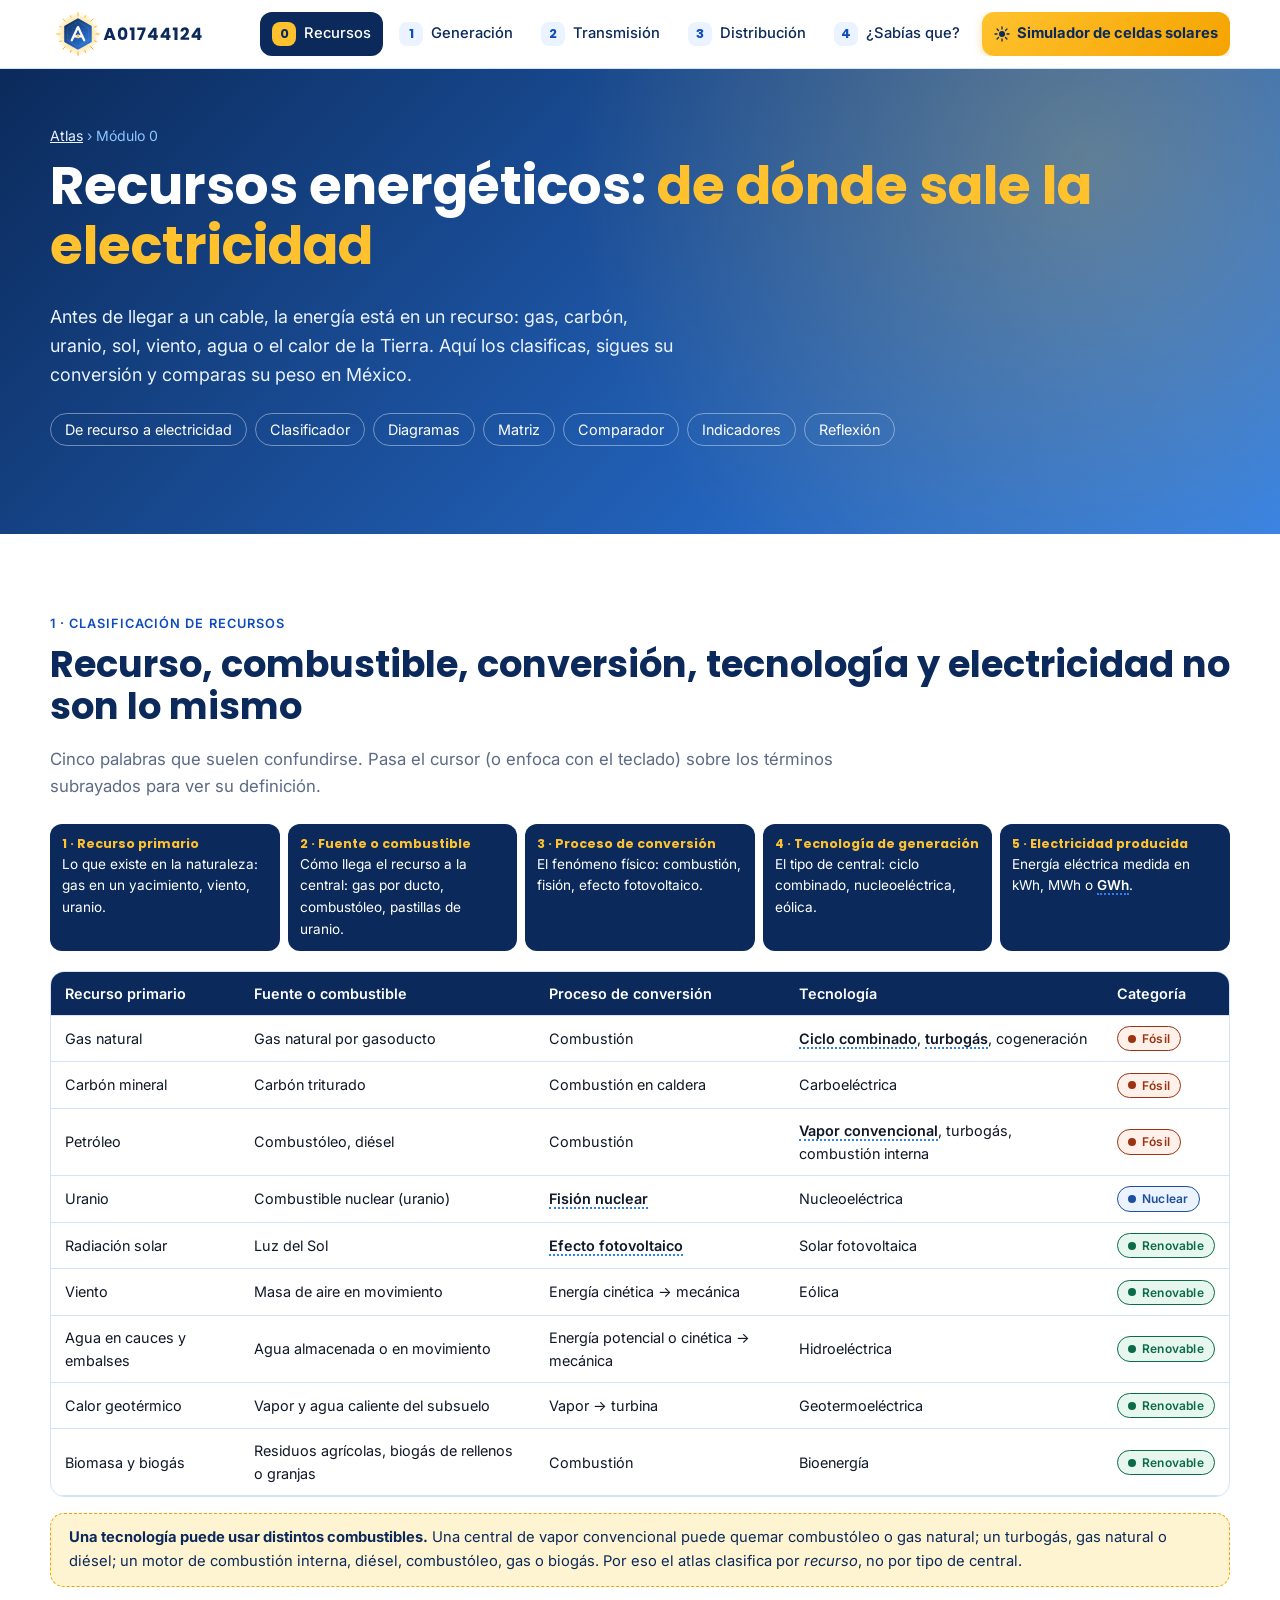
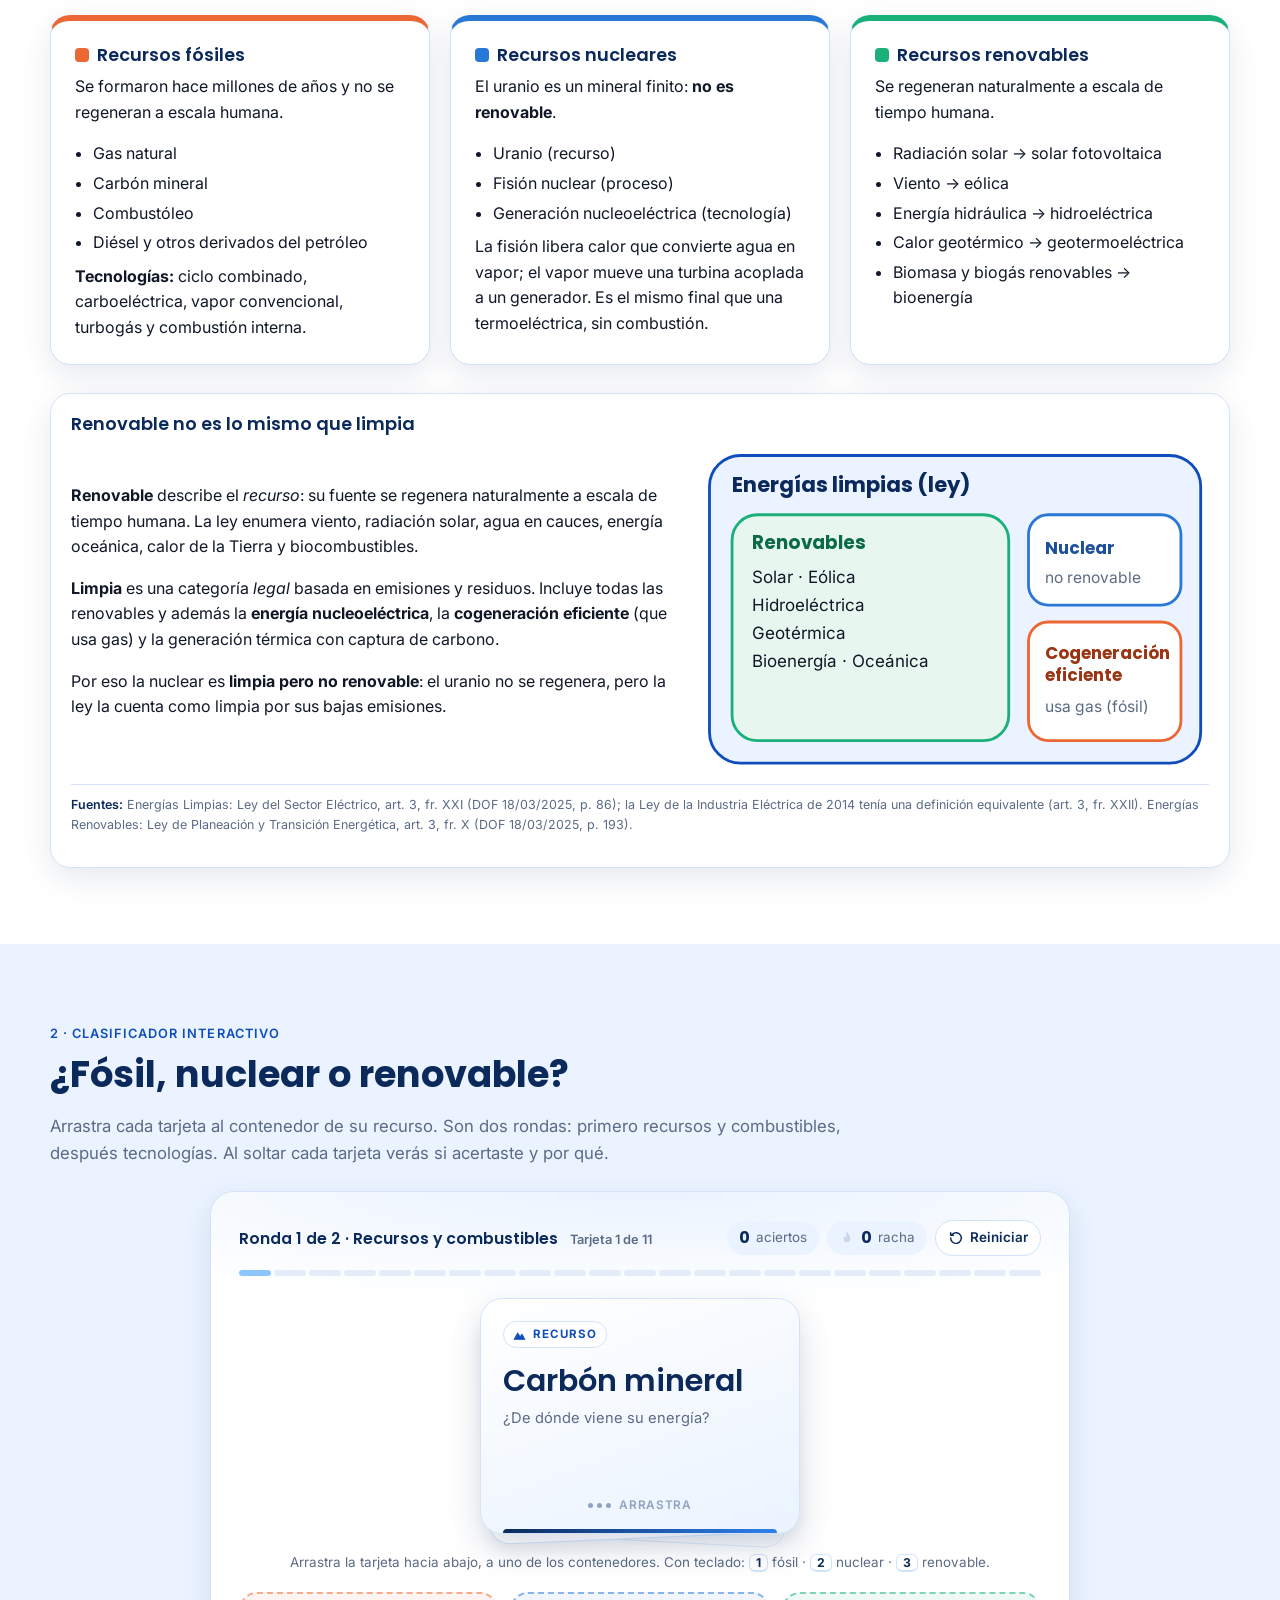
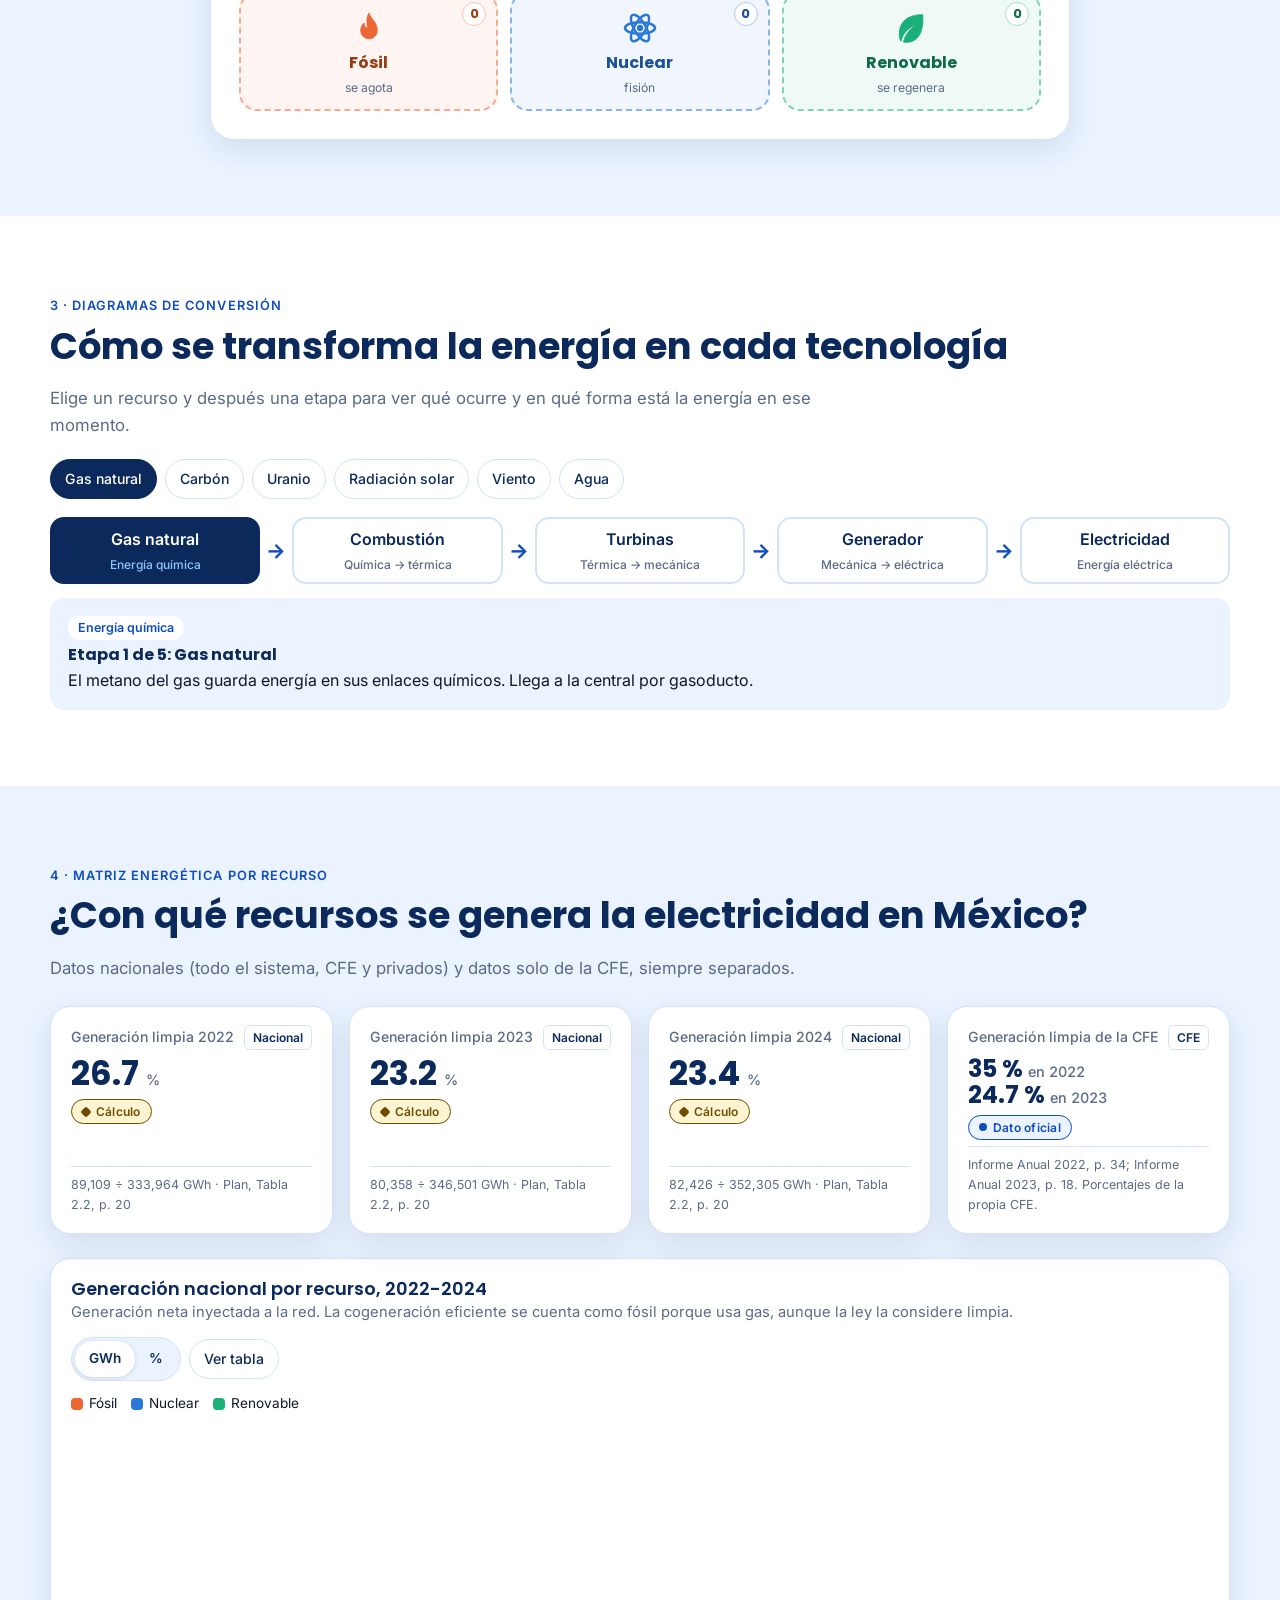
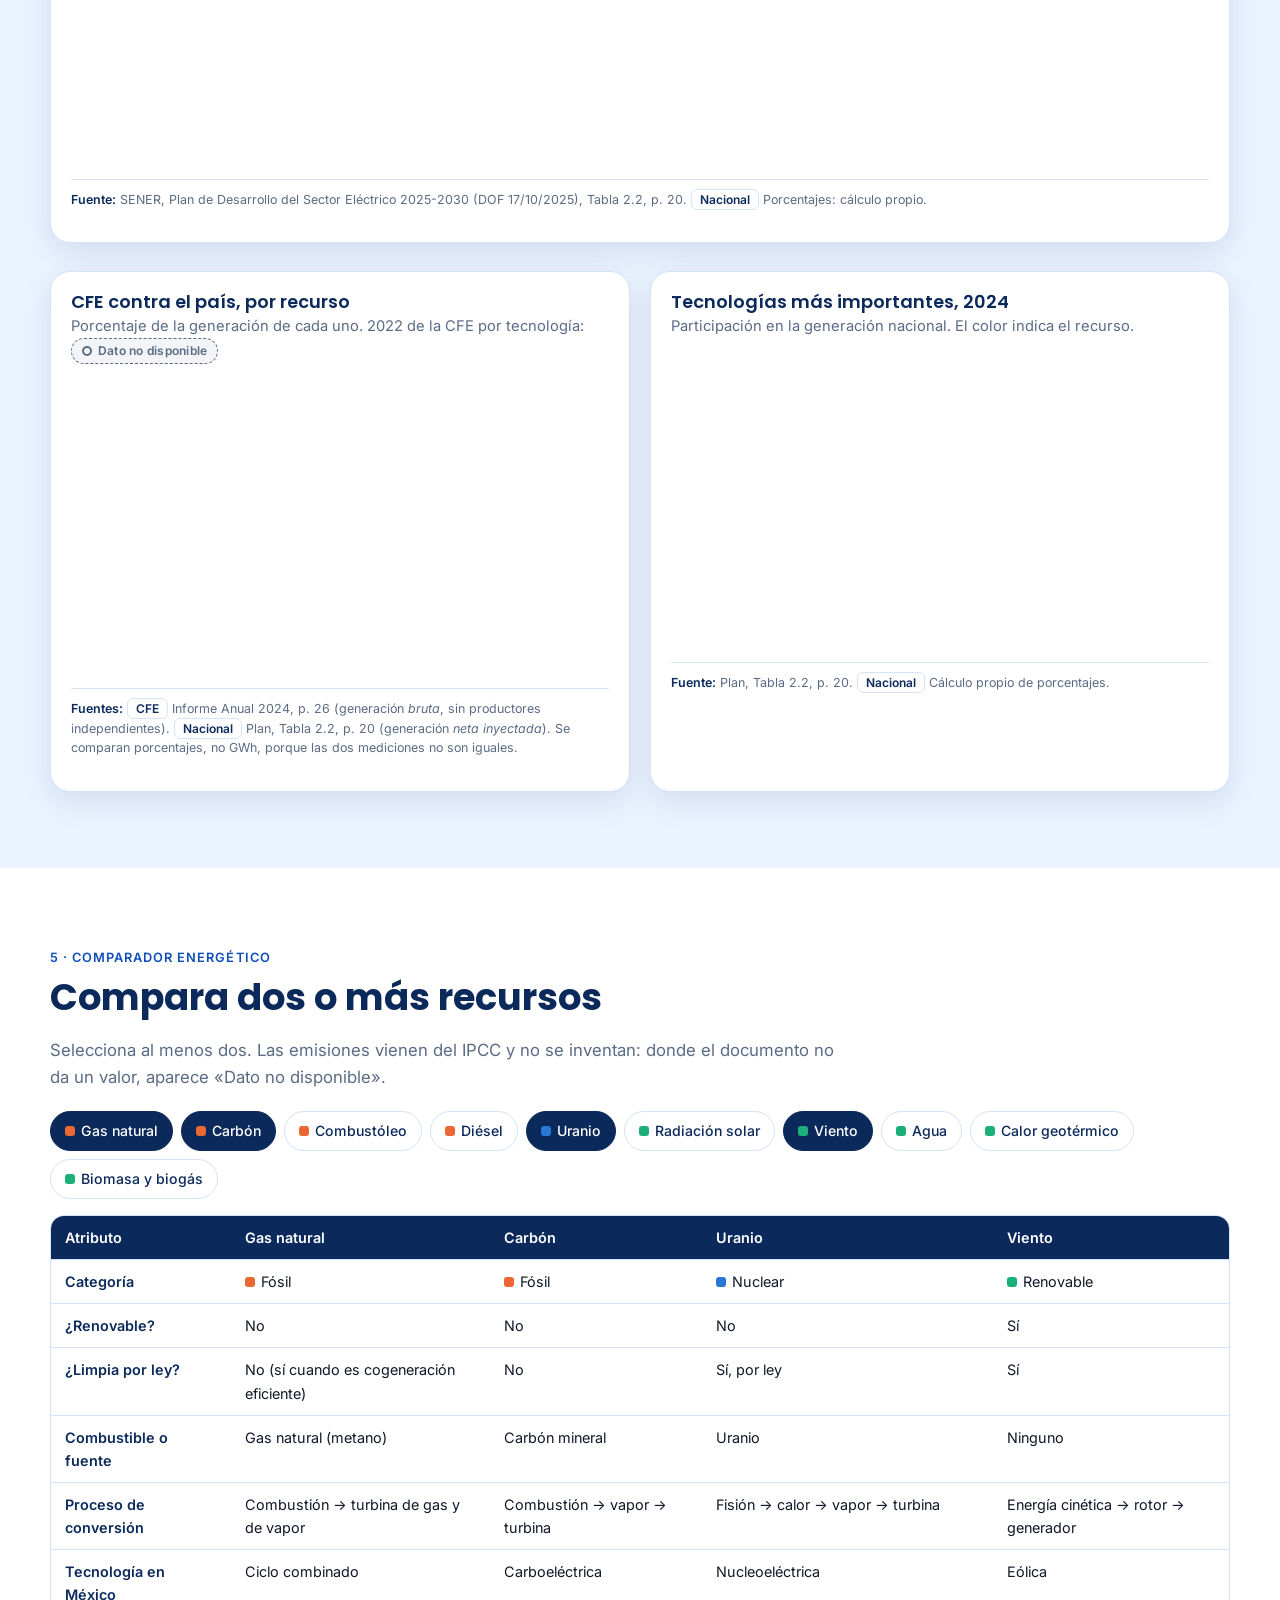
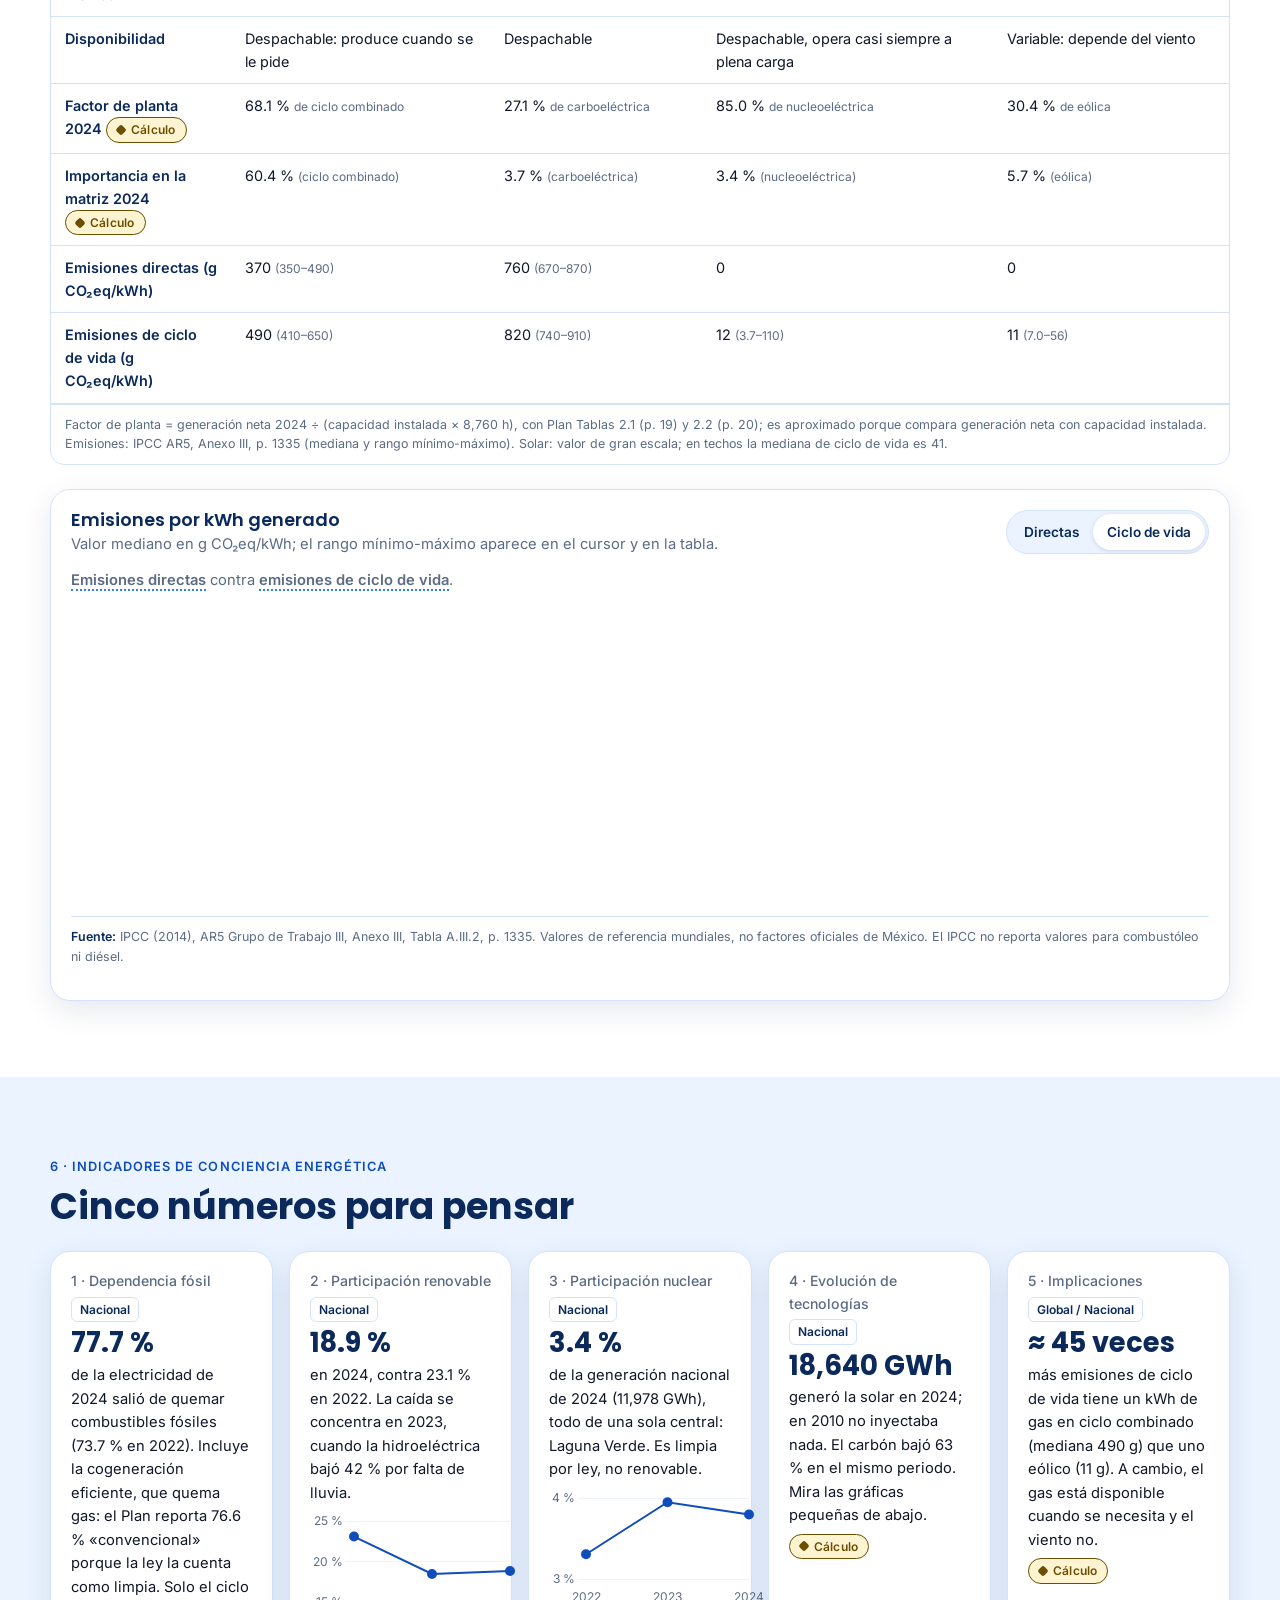
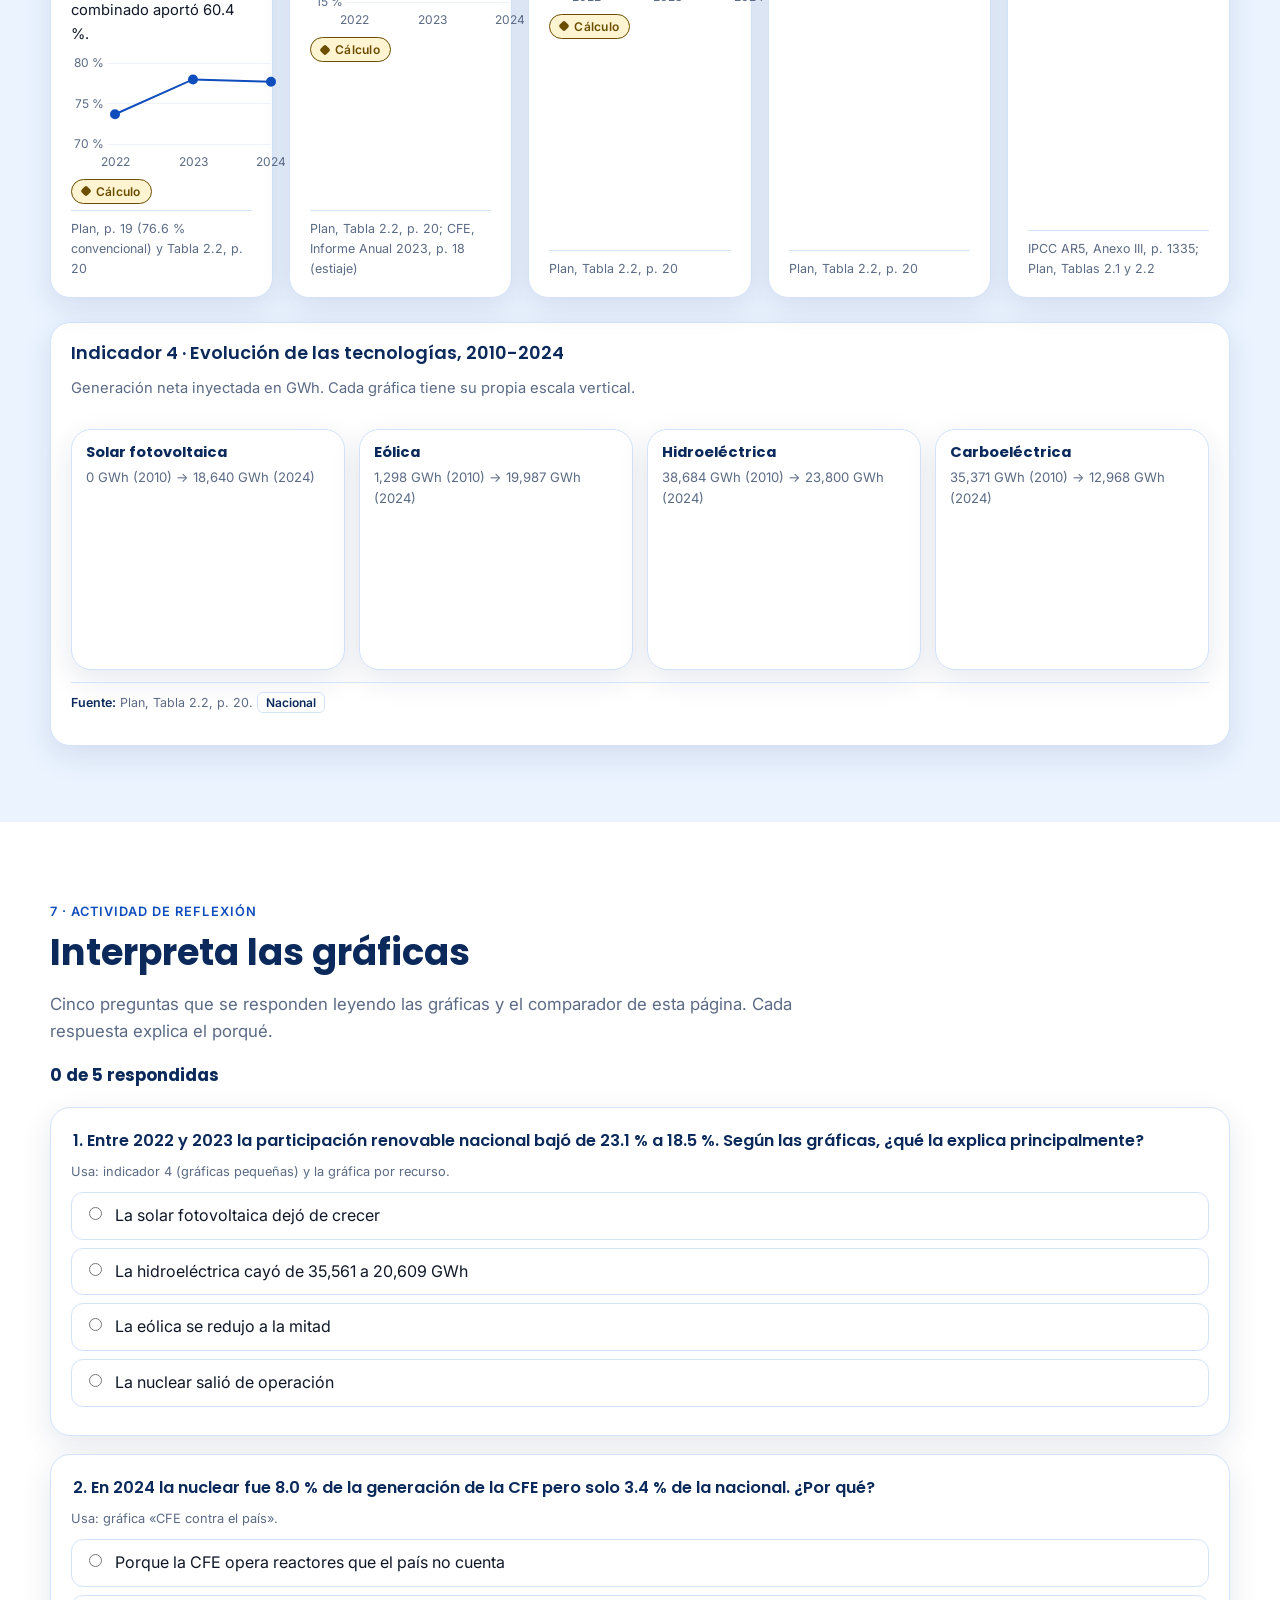
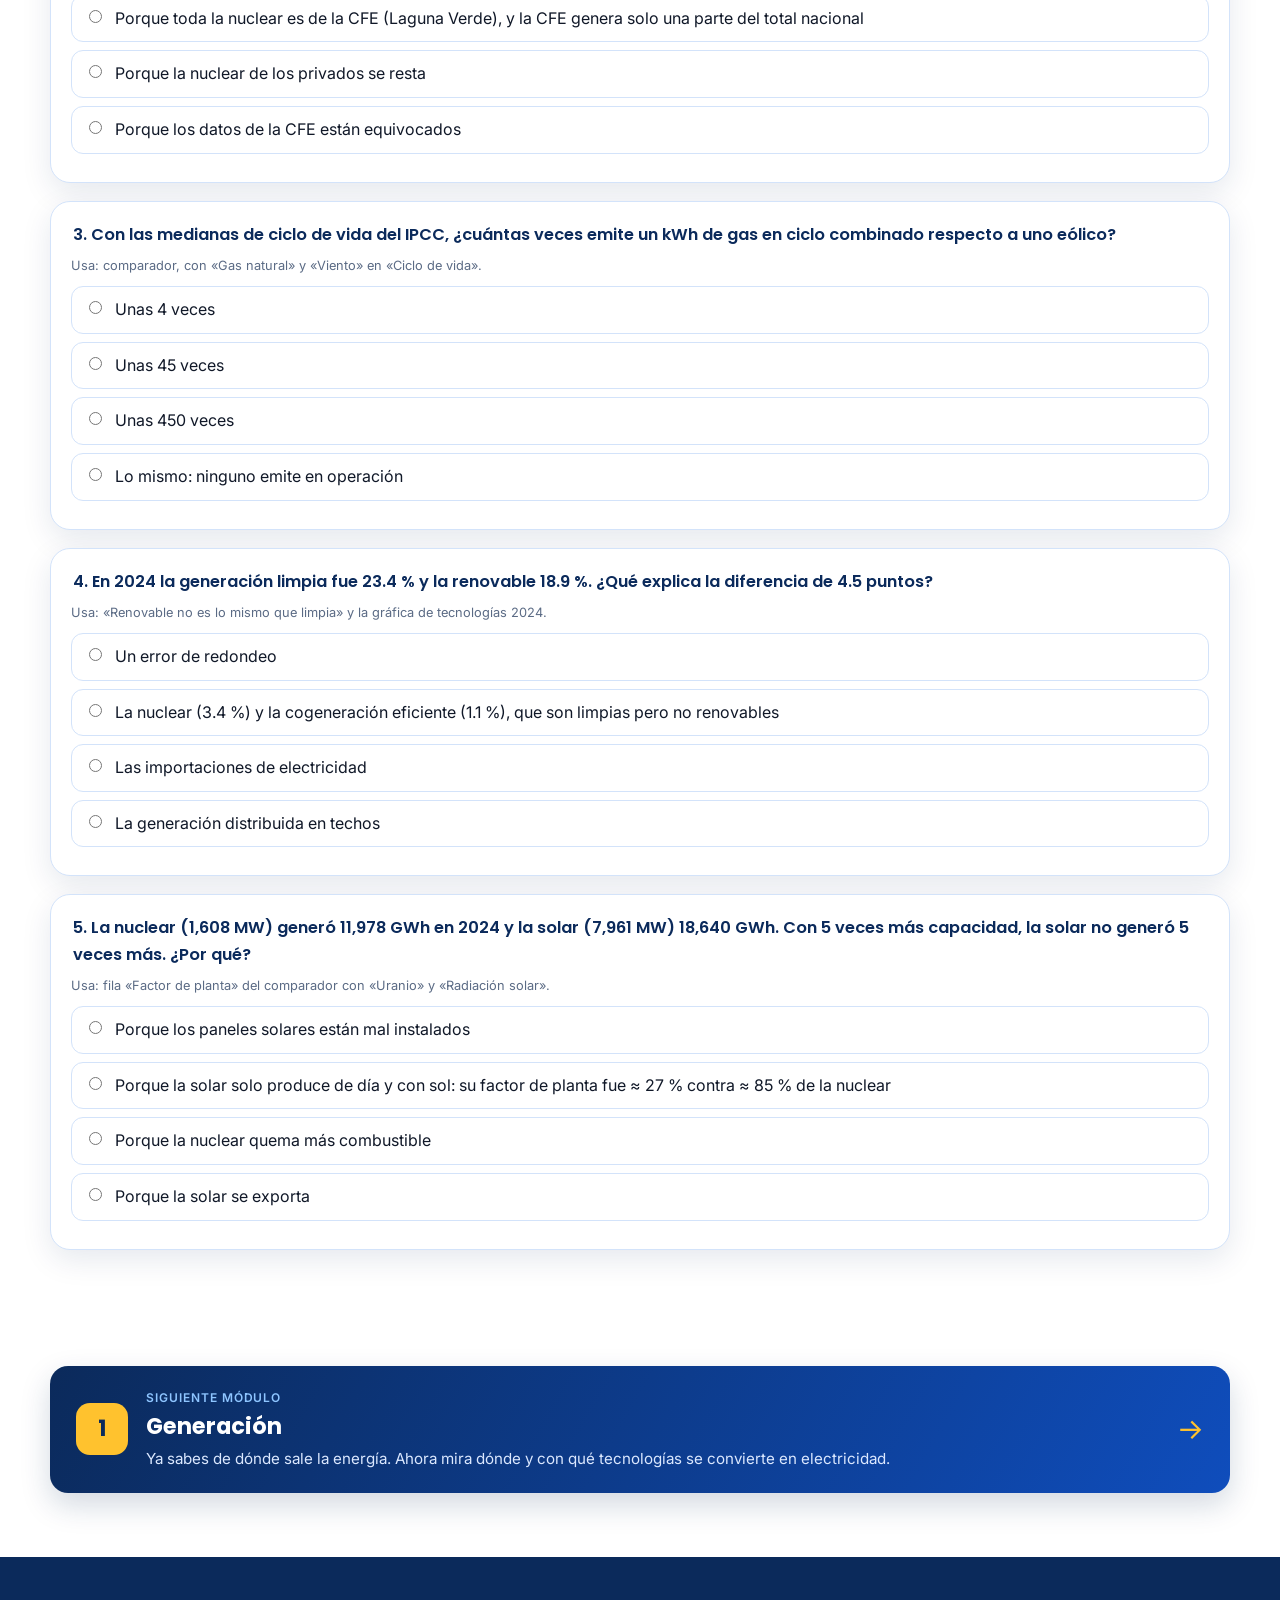
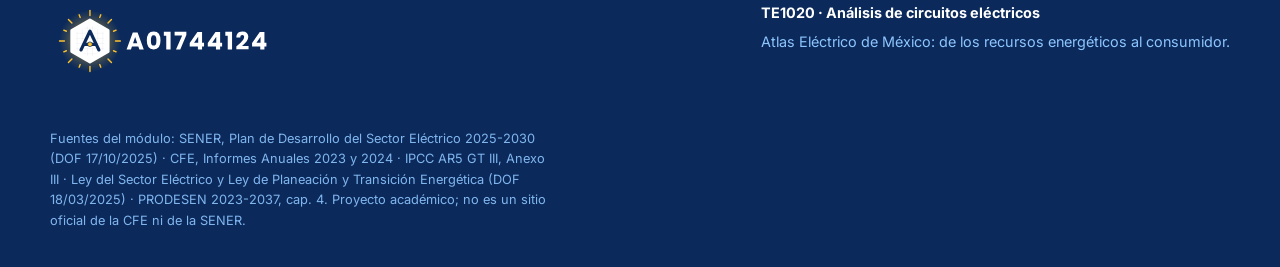
<file: recursos.html>
<!doctype html>
<html lang="es">
<head>
  <meta charset="utf-8">
  <meta name="viewport" content="width=device-width, initial-scale=1">
  <title>A01744124 · Atlas · 0 Recursos energéticos</title>
  <meta name="description" content="Módulo 0 del Atlas Eléctrico de México: recursos fósiles, nucleares y renovables, de la fuente a la electricidad.">
  <meta name="theme-color" content="#0B2A5B">
  <link rel="icon" href="assets/favicon.svg" type="image/svg+xml">
  <link rel="apple-touch-icon" href="assets/apple-touch-icon.png">
  <link rel="preconnect" href="https://fonts.googleapis.com">
  <link rel="preconnect" href="https://fonts.gstatic.com" crossorigin>
  <link href="https://fonts.googleapis.com/css2?family=Inter:wght@400;500;600&family=Poppins:wght@600;700&display=swap" rel="stylesheet">
  <link rel="stylesheet" href="css/atlas.css?v=20261112">
</head>
<body>
<a class="saltar" href="#contenido">Saltar al contenido</a>

<header class="barra">
  <div class="contenedor">
    <a class="logo" href="index.html" aria-label="Atlas Eléctrico, inicio"><img src="assets/logo-horizontal.svg" alt="Logo A01744124"></a>
    <nav class="modulos" aria-label="Módulos del atlas">
      <a href="recursos.html" aria-current="page"><span>0</span>Recursos</a>
      <a href="generacion.html"><span>1</span>Generación</a>
      <a href="transmision.html"><span>2</span>Transmisión</a>
      <a href="distribucion.html"><span>3</span>Distribución</a>
      <a href="sabias-que.html"><span>4</span>¿Sabías que?</a>
      <a class="mod-solar" href="index.html#solar"><svg viewBox="0 0 24 24" width="16" height="16" aria-hidden="true" fill="currentColor"><circle cx="12" cy="12" r="4.5"/><path d="M12 1.5v3M12 19.5v3M1.5 12h3M19.5 12h3M4.6 4.6l2.1 2.1M17.3 17.3l2.1 2.1M4.6 19.4l2.1-2.1M17.3 6.7l2.1-2.1" stroke="currentColor" stroke-width="2" stroke-linecap="round" fill="none"/></svg>Simulador de celdas solares</a>
    </nav>
  </div>
</header>

<main id="contenido">
  <div class="hero hero-mod">
    <div class="contenedor">
      <div>
        <p class="migas"><a href="index.html">Atlas</a> › Módulo 0</p>
        <h1>Recursos energéticos: <span>de dónde sale la electricidad</span></h1>
        <p class="sub">Antes de llegar a un cable, la energía está en un recurso: gas, carbón, uranio, sol, viento, agua o el calor de la Tierra. Aquí los clasificas, sigues su conversión y comparas su peso en México.</p>
        <ul class="chips" aria-label="Secciones del módulo">
          <li><a href="#cadena" style="color:inherit">De recurso a electricidad</a></li>
          <li><a href="#clasificador" style="color:inherit">Clasificador</a></li>
          <li><a href="#diagramas" style="color:inherit">Diagramas</a></li>
          <li><a href="#matriz" style="color:inherit">Matriz</a></li>
          <li><a href="#comparador" style="color:inherit">Comparador</a></li>
          <li><a href="#conciencia" style="color:inherit">Indicadores</a></li>
          <li><a href="#reflexion" style="color:inherit">Reflexión</a></li>
        </ul>
      </div>
    </div>
  </div>

  <!-- ================= 1. CADENA Y CLASIFICACIÓN ================= -->
  <section id="cadena">
    <div class="contenedor">
      <span class="etiqueta">1 · Clasificación de recursos</span>
      <h2>Recurso, combustible, conversión, tecnología y electricidad no son lo mismo</h2>
      <p class="intro">Cinco palabras que suelen confundirse. Pasa el cursor (o enfoca con el teclado) sobre los términos subrayados para ver su definición.</p>
      <div class="cadena-cab" aria-label="Eslabones de la cadena">
        <div><b>1 · Recurso primario</b>Lo que existe en la naturaleza: gas en un yacimiento, viento, uranio.</div>
        <div><b>2 · Fuente o combustible</b>Cómo llega el recurso a la central: gas por ducto, combustóleo, pastillas de uranio.</div>
        <div><b>3 · Proceso de conversión</b>El fenómeno físico: combustión, fisión, efecto fotovoltaico.</div>
        <div><b>4 · Tecnología de generación</b>El tipo de central: ciclo combinado, nucleoeléctrica, eólica.</div>
        <div><b>5 · Electricidad producida</b>Energía eléctrica medida en kWh, MWh o <dfn class="def" tabindex="0">GWh<span class="def-texto" role="tooltip">Gigawatt-hora: mil millones de watt-hora. 1 GWh = 1,000 MWh = 1,000,000 kWh.</span></dfn>.</div>
      </div>

      <div class="tabla-envoltura" style="margin-top:20px">
        <table>
          <thead><tr><th>Recurso primario</th><th>Fuente o combustible</th><th>Proceso de conversión</th><th>Tecnología</th><th>Categoría</th></tr></thead>
          <tbody>
            <tr><td>Gas natural</td><td>Gas natural por gasoducto</td><td>Combustión</td><td><dfn class="def" tabindex="0">Ciclo combinado<span class="def-texto" role="tooltip">Une una turbina de gas con una de vapor: los gases calientes que salen de la primera calientan agua en una caldera de recuperación y ese vapor mueve la segunda. Aprovecha más energía del combustible que cada turbina por separado.</span></dfn>, <dfn class="def" tabindex="0">turbogás<span class="def-texto" role="tooltip">Turbina de gas sola: los gases de la combustión mueven directamente la turbina. Arranca rápido; se usa para cubrir picos de demanda. Puede quemar gas natural o diésel.</span></dfn>, cogeneración</td><td><span class="sello" style="color:#9a3412;background:#FFF1EA">Fósil</span></td></tr>
            <tr><td>Carbón mineral</td><td>Carbón triturado</td><td>Combustión en caldera</td><td>Carboeléctrica</td><td><span class="sello" style="color:#9a3412;background:#FFF1EA">Fósil</span></td></tr>
            <tr><td>Petróleo</td><td>Combustóleo, diésel</td><td>Combustión</td><td><dfn class="def" tabindex="0">Vapor convencional<span class="def-texto" role="tooltip">Central térmica que quema combustible en una caldera para producir vapor, que mueve una turbina (ciclo Rankine). En México usa combustóleo o gas natural.</span></dfn>, turbogás, combustión interna</td><td><span class="sello" style="color:#9a3412;background:#FFF1EA">Fósil</span></td></tr>
            <tr><td>Uranio</td><td>Combustible nuclear (uranio)</td><td><dfn class="def" tabindex="0">Fisión nuclear<span class="def-texto" role="tooltip">Un neutrón divide un núcleo de uranio en dos núcleos más ligeros; se liberan energía en forma de calor y más neutrones que mantienen la reacción en cadena.</span></dfn></td><td>Nucleoeléctrica</td><td><span class="sello" style="color:#1e4f9a;background:var(--azul-hielo)">Nuclear</span></td></tr>
            <tr><td>Radiación solar</td><td>Luz del Sol</td><td><dfn class="def" tabindex="0">Efecto fotovoltaico<span class="def-texto" role="tooltip">Los fotones que llegan a un semiconductor (silicio) liberan electrones y generan una corriente directa sin piezas móviles.</span></dfn></td><td>Solar fotovoltaica</td><td><span class="sello" style="color:#0b6b48;background:#E7F7F0">Renovable</span></td></tr>
            <tr><td>Viento</td><td>Masa de aire en movimiento</td><td>Energía cinética → mecánica</td><td>Eólica</td><td><span class="sello" style="color:#0b6b48;background:#E7F7F0">Renovable</span></td></tr>
            <tr><td>Agua en cauces y embalses</td><td>Agua almacenada o en movimiento</td><td>Energía potencial o cinética → mecánica</td><td>Hidroeléctrica</td><td><span class="sello" style="color:#0b6b48;background:#E7F7F0">Renovable</span></td></tr>
            <tr><td>Calor geotérmico</td><td>Vapor y agua caliente del subsuelo</td><td>Vapor → turbina</td><td>Geotermoeléctrica</td><td><span class="sello" style="color:#0b6b48;background:#E7F7F0">Renovable</span></td></tr>
            <tr><td>Biomasa y biogás</td><td>Residuos agrícolas, biogás de rellenos o granjas</td><td>Combustión</td><td>Bioenergía</td><td><span class="sello" style="color:#0b6b48;background:#E7F7F0">Renovable</span></td></tr>
          </tbody>
        </table>
      </div>
      <p class="aviso" style="margin-top:16px"><strong>Una tecnología puede usar distintos combustibles.</strong> Una central de vapor convencional puede quemar combustóleo o gas natural; un turbogás, gas natural o diésel; un motor de combustión interna, diésel, combustóleo, gas o biogás. Por eso el atlas clasifica por <em>recurso</em>, no por tipo de central.</p>

      <div class="rejilla c3">
        <article class="tarjeta cat" style="--c:var(--r-fosil)">
          <h3><i></i>Recursos fósiles</h3>
          <p>Se formaron hace millones de años y no se regeneran a escala humana.</p>
          <ul><li>Gas natural</li><li>Carbón mineral</li><li>Combustóleo</li><li>Diésel y otros derivados del petróleo</li></ul>
          <p><strong>Tecnologías:</strong> ciclo combinado, carboeléctrica, vapor convencional, turbogás y combustión interna.</p>
        </article>
        <article class="tarjeta cat" style="--c:var(--r-nuclear)">
          <h3><i></i>Recursos nucleares</h3>
          <p>El uranio es un mineral finito: <strong>no es renovable</strong>.</p>
          <ul><li>Uranio (recurso)</li><li>Fisión nuclear (proceso)</li><li>Generación nucleoeléctrica (tecnología)</li></ul>
          <p>La fisión libera calor que convierte agua en vapor; el vapor mueve una turbina acoplada a un generador. Es el mismo final que una termoeléctrica, sin combustión.</p>
        </article>
        <article class="tarjeta cat" style="--c:var(--r-renovable)">
          <h3><i></i>Recursos renovables</h3>
          <p>Se regeneran naturalmente a escala de tiempo humana.</p>
          <ul><li>Radiación solar → solar fotovoltaica</li><li>Viento → eólica</li><li>Energía hidráulica → hidroeléctrica</li><li>Calor geotérmico → geotermoeléctrica</li><li>Biomasa y biogás renovables → bioenergía</li></ul>
        </article>
      </div>

      <article class="panel" style="margin-top:28px" aria-labelledby="t-limpia">
        <h3 id="t-limpia">Renovable no es lo mismo que limpia</h3>
        <div class="conjuntos">
          <div>
            <p><strong>Renovable</strong> describe el <em>recurso</em>: su fuente se regenera naturalmente a escala de tiempo humana. La ley enumera viento, radiación solar, agua en cauces, energía oceánica, calor de la Tierra y biocombustibles.</p>
            <p><strong>Limpia</strong> es una categoría <em>legal</em> basada en emisiones y residuos. Incluye todas las renovables y además la <strong>energía nucleoeléctrica</strong>, la <strong>cogeneración eficiente</strong> (que usa gas) y la generación térmica con captura de carbono.</p>
            <p>Por eso la nuclear es <strong>limpia pero no renovable</strong>: el uranio no se regenera, pero la ley la cuenta como limpia por sus bajas emisiones.</p>
          </div>
          <svg viewBox="0 0 360 230" role="img" aria-label="Diagrama: el conjunto de energías limpias contiene a las renovables, a la nuclear y a la cogeneración eficiente">
            <rect x="6" y="6" width="348" height="218" rx="22" fill="#EAF3FF" stroke="#0F4DBC" stroke-width="2"/>
            <text x="22" y="32" font-family="Poppins, sans-serif" font-weight="700" font-size="15" fill="#0B2A5B">Energías limpias (ley)</text>
            <rect x="22" y="48" width="196" height="160" rx="18" fill="#E7F7F0" stroke="#1baf7a" stroke-width="2"/>
            <text x="36" y="72" font-family="Poppins, sans-serif" font-weight="700" font-size="13" fill="#0b6b48">Renovables</text>
            <text x="36" y="96" font-family="Inter, sans-serif" font-size="12" fill="#101828">Solar · Eólica</text>
            <text x="36" y="116" font-family="Inter, sans-serif" font-size="12" fill="#101828">Hidroeléctrica</text>
            <text x="36" y="136" font-family="Inter, sans-serif" font-size="12" fill="#101828">Geotérmica</text>
            <text x="36" y="156" font-family="Inter, sans-serif" font-size="12" fill="#101828">Bioenergía · Oceánica</text>
            <rect x="232" y="48" width="108" height="64" rx="14" fill="#fff" stroke="#2a78d6" stroke-width="2"/>
            <text x="244" y="76" font-family="Poppins, sans-serif" font-weight="700" font-size="12" fill="#1e4f9a">Nuclear</text>
            <text x="244" y="96" font-family="Inter, sans-serif" font-size="11" fill="#5B6B85">no renovable</text>
            <rect x="232" y="124" width="108" height="84" rx="14" fill="#fff" stroke="#eb6834" stroke-width="2"/>
            <text x="244" y="150" font-family="Poppins, sans-serif" font-weight="700" font-size="12" fill="#9a3412">Cogeneración</text>
            <text x="244" y="166" font-family="Poppins, sans-serif" font-weight="700" font-size="12" fill="#9a3412">eficiente</text>
            <text x="244" y="188" font-family="Inter, sans-serif" font-size="11" fill="#5B6B85">usa gas (fósil)</text>
          </svg>
        </div>
        <p class="fuente"><strong>Fuentes:</strong> Energías Limpias: Ley del Sector Eléctrico, art. 3, fr. XXI (DOF 18/03/2025, p. 86); la Ley de la Industria Eléctrica de 2014 tenía una definición equivalente (art. 3, fr. XXII). Energías Renovables: Ley de Planeación y Transición Energética, art. 3, fr. X (DOF 18/03/2025, p. 193).</p>
      </article>
    </div>
  </section>

  <!-- ================= 2. CLASIFICADOR ================= -->
  <section id="clasificador" class="alt">
    <div class="contenedor">
      <span class="etiqueta">2 · Clasificador interactivo</span>
      <h2>¿Fósil, nuclear o renovable?</h2>
      <p class="intro">Arrastra cada tarjeta al contenedor de su recurso. Son dos rondas: primero recursos y combustibles, después tecnologías. Al soltar cada tarjeta verás si acertaste y por qué.</p>

      <div class="jg" id="jg">
        <header class="jg-cab">
          <div class="jg-ronda" id="jg-ronda">Ronda 1 de 2 · Recursos y combustibles</div>
          <div class="jg-marcas">
            <span class="jg-m"><b id="jg-aciertos">0</b> aciertos</span>
            <span class="jg-m jg-racha" id="jg-racha-w" title="Aciertos seguidos"><svg viewBox="0 0 24 24" aria-hidden="true"><path d="M12 2c1 4 5 6 5 11a5 5 0 0 1-10 0c0-2 1-3.5 2-4.5 0 2 1 3 2 3 0-4-1-6 1-9.5z"/></svg><b id="jg-racha">0</b> racha</span>
            <button class="jg-reini" type="button" id="reiniciar" aria-label="Reiniciar el juego"><svg viewBox="0 0 24 24" aria-hidden="true"><path d="M4 12a8 8 0 1 0 2.4-5.7M4 4v4h4"/></svg>Reiniciar</button>
          </div>
        </header>
        <div class="jg-prog" id="jg-prog" role="progressbar" aria-label="Avance del juego" aria-valuemin="0" aria-valuemax="23" aria-valuenow="0"></div>

        <div class="jg-mesa" id="jg-mesa">
          <div class="jg-pila" id="jg-pila" aria-live="polite"></div>
          <p class="jg-ayuda" id="jg-ayuda">Arrastra la tarjeta hacia abajo, a uno de los contenedores. <span class="jg-teclas">Con teclado: <kbd>1</kbd> fósil · <kbd>2</kbd> nuclear · <kbd>3</kbd> renovable.</span></p>
        </div>

        <div class="jg-botes" id="jg-botes">
          <div class="jg-bote" data-cat="fosil" style="--c:var(--r-fosil);--ct:#9A3A12">
            <svg viewBox="0 0 48 48" aria-hidden="true"><path d="M24 6c2 7 10 11 10 21a10 10 0 0 1-20 0c0-4 2-7 4-9 0 4 2 6 4 6 0-7-2-11 2-18z"/></svg>
            <strong>Fósil</strong><small>se agota</small><span class="jg-n" data-n>0</span>
          </div>
          <div class="jg-bote" data-cat="nuclear" style="--c:var(--r-nuclear);--ct:#1A4F99">
            <svg viewBox="0 0 48 48" aria-hidden="true"><circle cx="24" cy="24" r="3.5"/><ellipse cx="24" cy="24" rx="18" ry="7" fill="none" stroke-width="3"/><ellipse cx="24" cy="24" rx="18" ry="7" fill="none" stroke-width="3" transform="rotate(60 24 24)"/><ellipse cx="24" cy="24" rx="18" ry="7" fill="none" stroke-width="3" transform="rotate(-60 24 24)"/></svg>
            <strong>Nuclear</strong><small>fisión</small><span class="jg-n" data-n>0</span>
          </div>
          <div class="jg-bote" data-cat="renovable" style="--c:var(--r-renovable);--ct:#0E6B48">
            <svg viewBox="0 0 48 48" aria-hidden="true"><path d="M38 8C18 8 9 18 10 34c0 2 1 4 2 6 2-9 8-16 18-20-8 6-13 12-15 21 15 2 25-9 23-33z"/></svg>
            <strong>Renovable</strong><small>se regenera</small><span class="jg-n" data-n>0</span>
          </div>
        </div>

        <div class="jg-fin" id="jg-fin" hidden></div>
      </div>
    </div>
  </section>

  <!-- ================= 3. DIAGRAMAS ================= -->
  <section id="diagramas">
    <div class="contenedor">
      <span class="etiqueta">3 · Diagramas de conversión</span>
      <h2>Cómo se transforma la energía en cada tecnología</h2>
      <p class="intro">Elige un recurso y después una etapa para ver qué ocurre y en qué forma está la energía en ese momento.</p>
      <div class="diag-tabs filtros" id="diag-tabs" role="group" aria-label="Elegir diagrama"></div>
      <div class="diagrama" id="diagrama" aria-live="polite"></div>
      <div class="explica" id="explica" aria-live="polite"></div>
    </div>
  </section>

  <!-- ================= 4. MATRIZ ================= -->
  <section id="matriz" class="alt">
    <div class="contenedor">
      <span class="etiqueta">4 · Matriz energética por recurso</span>
      <h2>¿Con qué recursos se genera la electricidad en México?</h2>
      <p class="intro">Datos nacionales (todo el sistema, CFE y privados) y datos solo de la CFE, siempre separados.</p>

      <div class="kpis" id="kpis-limpia"></div>

      <article class="panel" style="margin-top:24px" aria-labelledby="t-recurso">
        <div class="cab">
          <div><h3 id="t-recurso">Generación nacional por recurso, 2022-2024</h3><p class="desc">Generación neta inyectada a la red. La cogeneración eficiente se cuenta como fósil porque usa gas, aunque la ley la considere limpia.</p></div>
          <div class="filtros">
            <div class="segmentado" role="group" aria-label="Unidad"><button type="button" aria-pressed="true" data-u1="gwh">GWh</button><button type="button" aria-pressed="false" data-u1="pct">%</button></div>
            <button class="filtro" type="button" data-tabla="tabla-recurso" aria-expanded="false" aria-controls="tabla-recurso">Ver tabla</button>
          </div>
        </div>
        <ul class="leyenda" id="ley-recurso"></ul>
        <div class="lienzo"><canvas id="g-recurso" role="img" aria-label="Barras apiladas de generación nacional por recurso 2022 a 2024"></canvas></div>
        <div class="tabla-envoltura" id="tabla-recurso" hidden></div>
        <p class="fuente"><strong>Fuente:</strong> SENER, Plan de Desarrollo del Sector Eléctrico 2025-2030 (DOF 17/10/2025), Tabla 2.2, p. 20. <span class="alcance">Nacional</span> Porcentajes: cálculo propio.</p>
      </article>

      <div class="rejilla c2">
        <article class="panel" aria-labelledby="t-cfe">
          <div><h3 id="t-cfe">CFE contra el país, por recurso</h3><p class="desc">Porcentaje de la generación de cada uno. 2022 de la CFE por tecnología: <span class="sello nd">Dato no disponible</span></p></div>
          <div class="lienzo" style="height:300px"><canvas id="g-cfe" role="img" aria-label="Barras al 100 % comparando la mezcla de recursos de la CFE y del país en 2023 y 2024"></canvas></div>
          <p class="fuente"><strong>Fuentes:</strong> <span class="alcance">CFE</span> Informe Anual 2024, p. 26 (generación <em>bruta</em>, sin productores independientes). <span class="alcance">Nacional</span> Plan, Tabla 2.2, p. 20 (generación <em>neta inyectada</em>). Se comparan porcentajes, no GWh, porque las dos mediciones no son iguales.</p>
        </article>
        <article class="panel" aria-labelledby="t-top">
          <div><h3 id="t-top">Tecnologías más importantes, 2024</h3><p class="desc">Participación en la generación nacional. El color indica el recurso.</p></div>
          <div class="lienzo" style="height:300px"><canvas id="g-top" role="img" aria-label="Barras horizontales con la participación de cada tecnología en 2024"></canvas></div>
          <p class="fuente"><strong>Fuente:</strong> Plan, Tabla 2.2, p. 20. <span class="alcance">Nacional</span> Cálculo propio de porcentajes.</p>
        </article>
      </div>
    </div>
  </section>

  <!-- ================= 5. COMPARADOR ================= -->
  <section id="comparador">
    <div class="contenedor">
      <span class="etiqueta">5 · Comparador energético</span>
      <h2>Compara dos o más recursos</h2>
      <p class="intro">Selecciona al menos dos. Las emisiones vienen del IPCC y no se inventan: donde el documento no da un valor, aparece «Dato no disponible».</p>
      <div class="filtros" id="comp-chips" role="group" aria-label="Recursos a comparar" style="margin-top:20px"></div>
      <p class="aviso" id="comp-aviso" hidden style="margin-top:12px">Selecciona al menos dos recursos para comparar.</p>
      <div class="tabla-envoltura comp-tabla" id="comp-tabla" style="margin-top:16px"></div>

      <article class="panel" style="margin-top:24px" aria-labelledby="t-emis">
        <div class="cab">
          <div><h3 id="t-emis">Emisiones por kWh generado</h3><p class="desc">Valor mediano en g CO₂eq/kWh; el rango mínimo-máximo aparece en el cursor y en la tabla.</p></div>
          <div class="segmentado" role="group" aria-label="Tipo de emisión">
            <button type="button" aria-pressed="false" data-emis="directas">Directas</button>
            <button type="button" aria-pressed="true" data-emis="vida">Ciclo de vida</button>
          </div>
        </div>
        <p class="desc" style="margin:0"><dfn class="def" tabindex="0">Emisiones directas<span class="def-texto" role="tooltip">Las que salen de la central al generar: la chimenea de una termoeléctrica. En solar, eólica, hidro, geotérmica y nuclear el IPCC reporta 0.</span></dfn> contra <dfn class="def" tabindex="0">emisiones de ciclo de vida<span class="def-texto" role="tooltip">Suma de todas las etapas: fabricación de equipos, construcción, extracción y transporte del combustible, operación y desmantelamiento. Por eso la solar o la eólica no tienen cero.</span></dfn>.</p>
        <div class="lienzo" style="height:300px"><canvas id="g-emis" role="img" aria-label="Barras con emisiones por recurso seleccionado"></canvas></div>
        <p class="fuente"><strong>Fuente:</strong> IPCC (2014), AR5 Grupo de Trabajo III, Anexo III, Tabla A.III.2, p. 1335. Valores de referencia mundiales, no factores oficiales de México. El IPCC no reporta valores para combustóleo ni diésel.</p>
      </article>
    </div>
  </section>

  <!-- ================= 6. CONCIENCIA ================= -->
  <section id="conciencia" class="alt">
    <div class="contenedor">
      <span class="etiqueta">6 · Indicadores de conciencia energética</span>
      <h2>Cinco números para pensar</h2>
      <div class="conciencia" id="ind-conciencia"></div>
      <article class="panel" style="margin-top:24px" aria-labelledby="t-evol">
        <h3 id="t-evol">Indicador 4 · Evolución de las tecnologías, 2010-2024</h3>
        <p class="desc">Generación neta inyectada en GWh. Cada gráfica tiene su propia escala vertical.</p>
        <div class="multiples" id="multiples"></div>
        <p class="fuente"><strong>Fuente:</strong> Plan, Tabla 2.2, p. 20. <span class="alcance">Nacional</span></p>
      </article>
    </div>
  </section>

  <!-- ================= 7. REFLEXIÓN ================= -->
  <section id="reflexion">
    <div class="contenedor">
      <span class="etiqueta">7 · Actividad de reflexión</span>
      <h2>Interpreta las gráficas</h2>
      <p class="intro">Cinco preguntas que se responden leyendo las gráficas y el comparador de esta página. Cada respuesta explica el porqué.</p>
      <p class="marcador-pts" id="puntaje-ref" aria-live="polite">0 de 5 respondidas</p>
      <div id="preguntas"></div>
    </div>
  </section>
  <section class="siguiente-sec"><div class="contenedor"><a class="siguiente" href="generacion.html"><span class="sig-num">1</span><span><small>Siguiente módulo</small><strong>Generación</strong><span class="sig-d">Ya sabes de dónde sale la energía. Ahora mira dónde y con qué tecnologías se convierte en electricidad.</span></span><span class="sig-flecha" aria-hidden="true">→</span></a></div></section>
</main>

<footer>
  <div class="contenedor">
    <img src="assets/logo-horizontal-claro.svg" alt="Logo A01744124">
    <div>
      <p><strong style="color:#fff">TE1020 · Análisis de circuitos eléctricos</strong></p>
      <p>Atlas Eléctrico de México: de los recursos energéticos al consumidor.</p>
    </div>
    <p class="aparte">Fuentes del módulo: SENER, Plan de Desarrollo del Sector Eléctrico 2025-2030 (DOF 17/10/2025) · CFE, Informes Anuales 2023 y 2024 · IPCC AR5 GT III, Anexo III · Ley del Sector Eléctrico y Ley de Planeación y Transición Energética (DOF 18/03/2025) · PRODESEN 2023-2037, cap. 4. Proyecto académico; no es un sitio oficial de la CFE ni de la SENER.</p>
  </div>
</footer>
<a class="arriba" href="#" aria-label="Volver arriba">↑</a>

<script src="js/vendor/chart.umd.min.js"></script>
<script src="js/recursos.js?v=20261108b"></script>
<script>(function(){var n=document.querySelector(".modulos"),a=n&&n.querySelector("[aria-current]");if(n&&a&&n.scrollWidth>n.clientWidth){n.scrollLeft=a.offsetLeft-(n.clientWidth-a.offsetWidth)/2;}})();</script>
<script>(function(){var b=document.querySelector(".arriba");if(!b)return;function f(){b.classList.toggle("visible",scrollY>innerHeight*0.8);}addEventListener("scroll",f,{passive:true});f();})();</script>
</body>
</html>
</file>
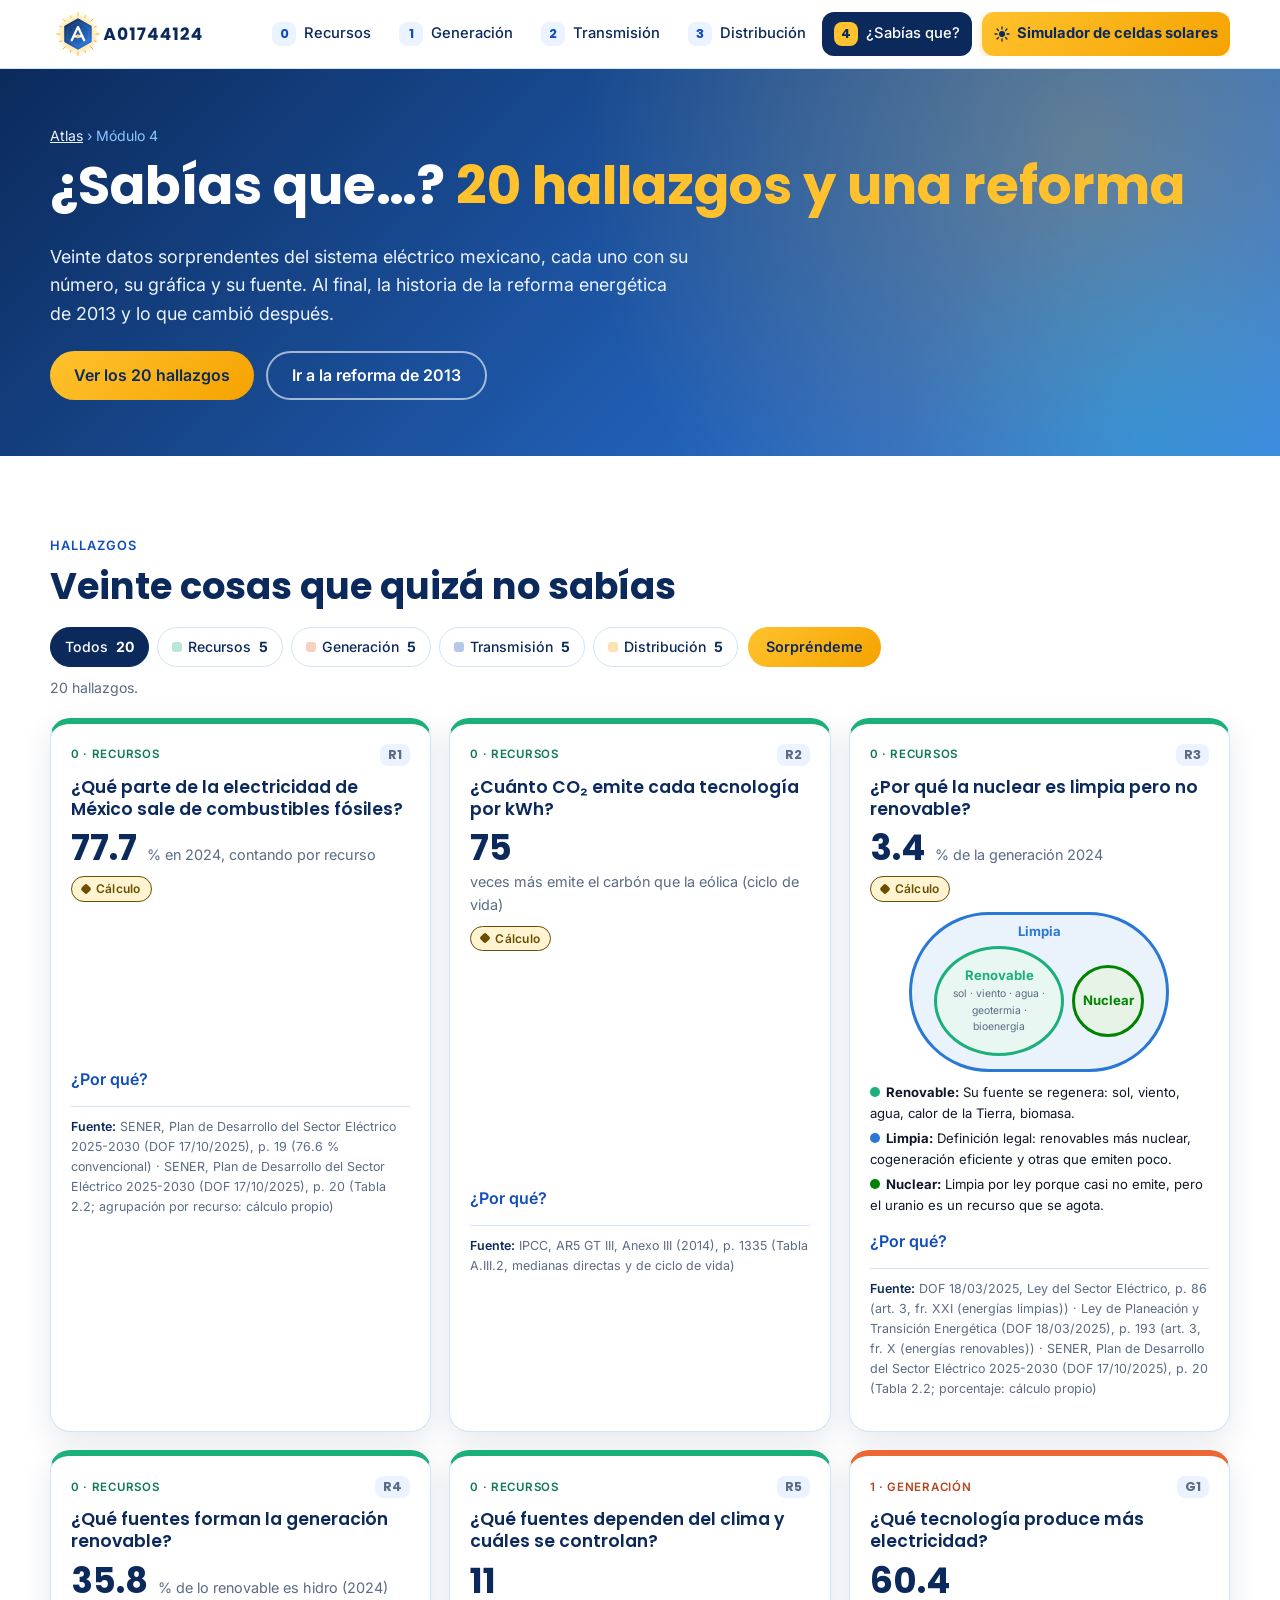
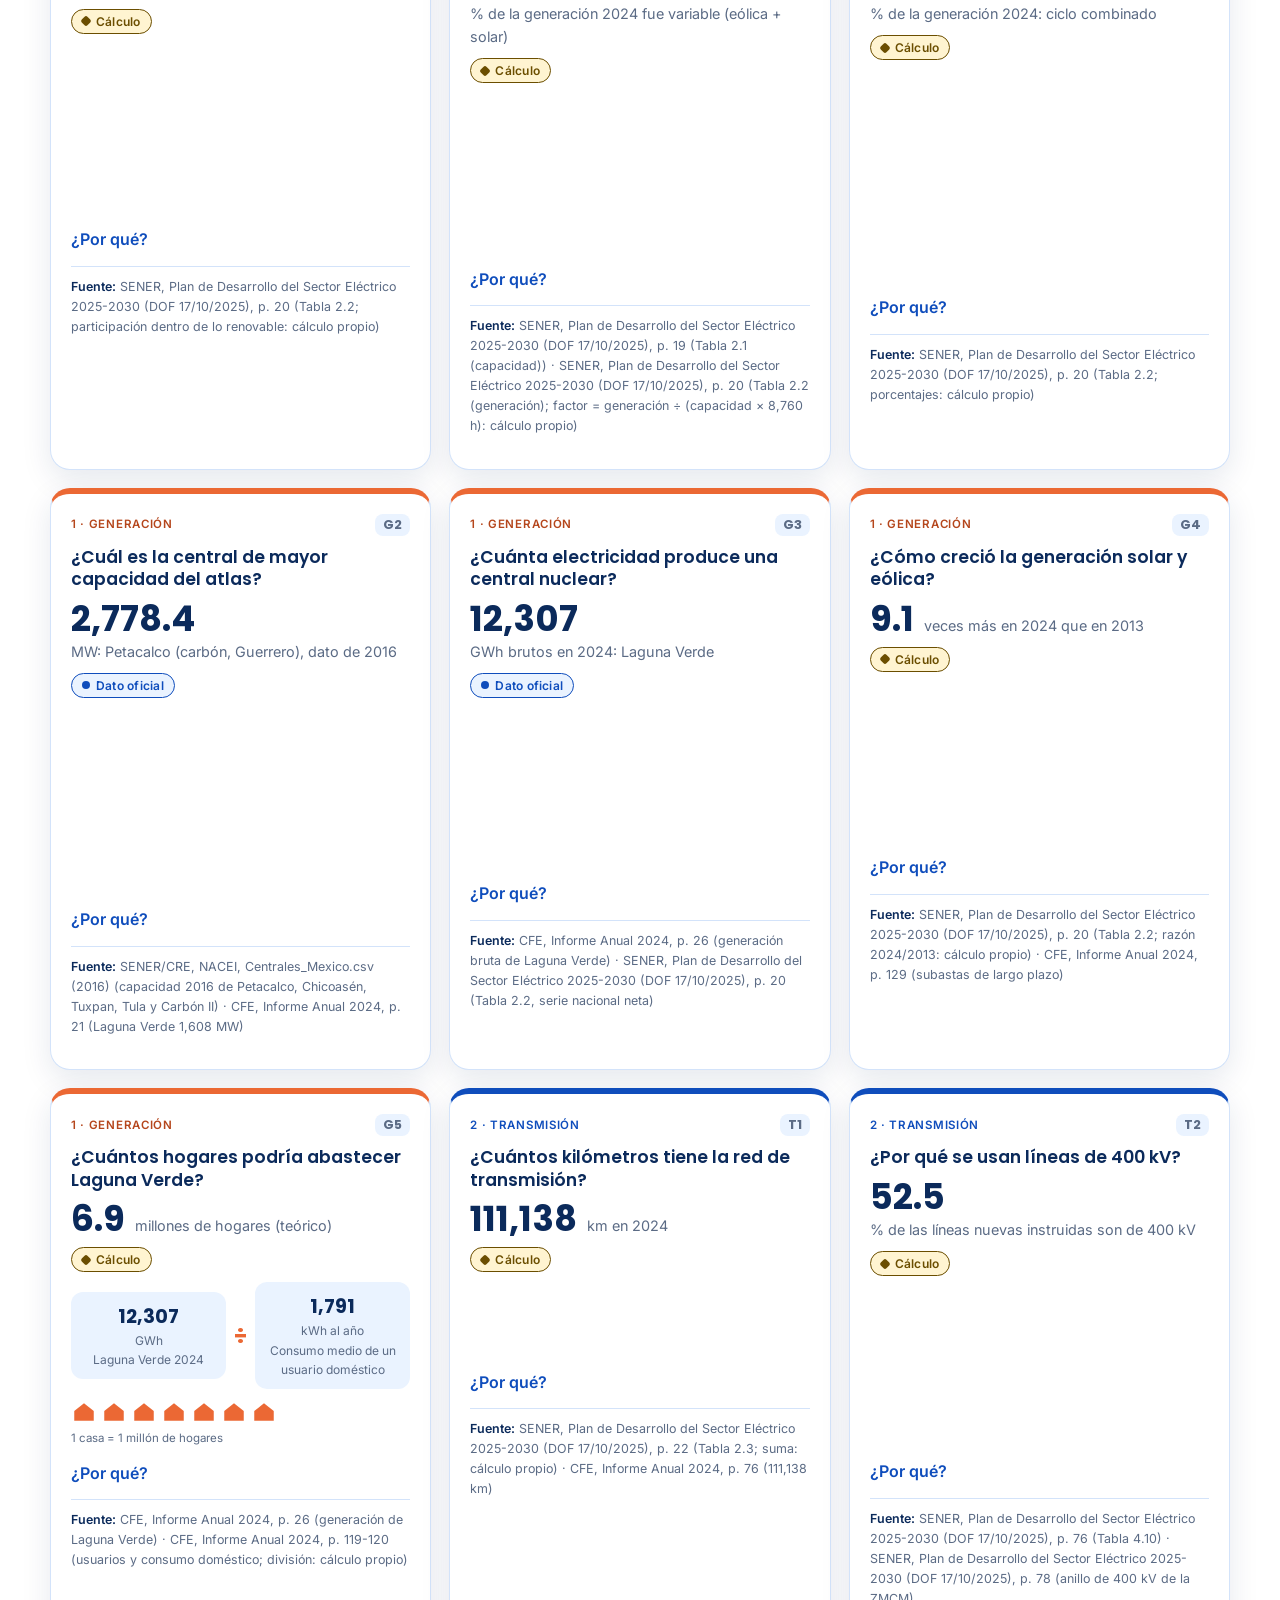
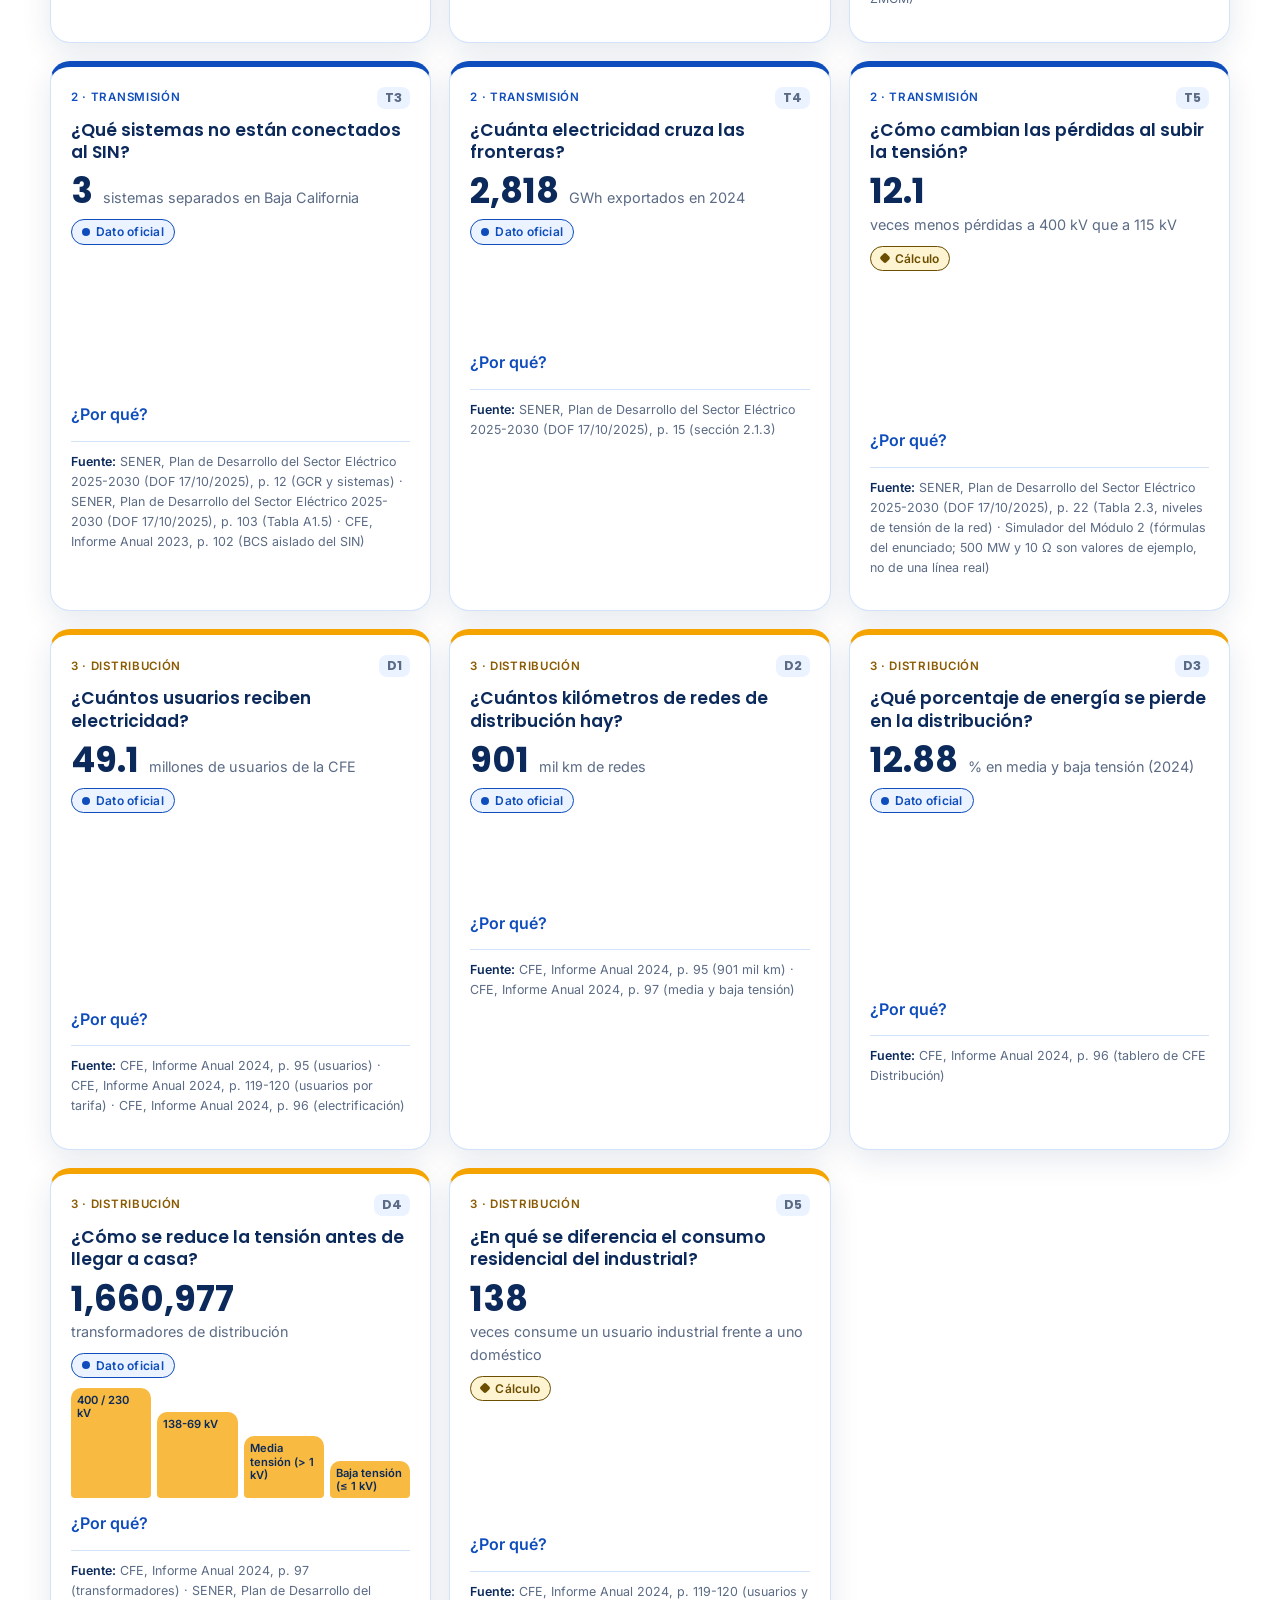
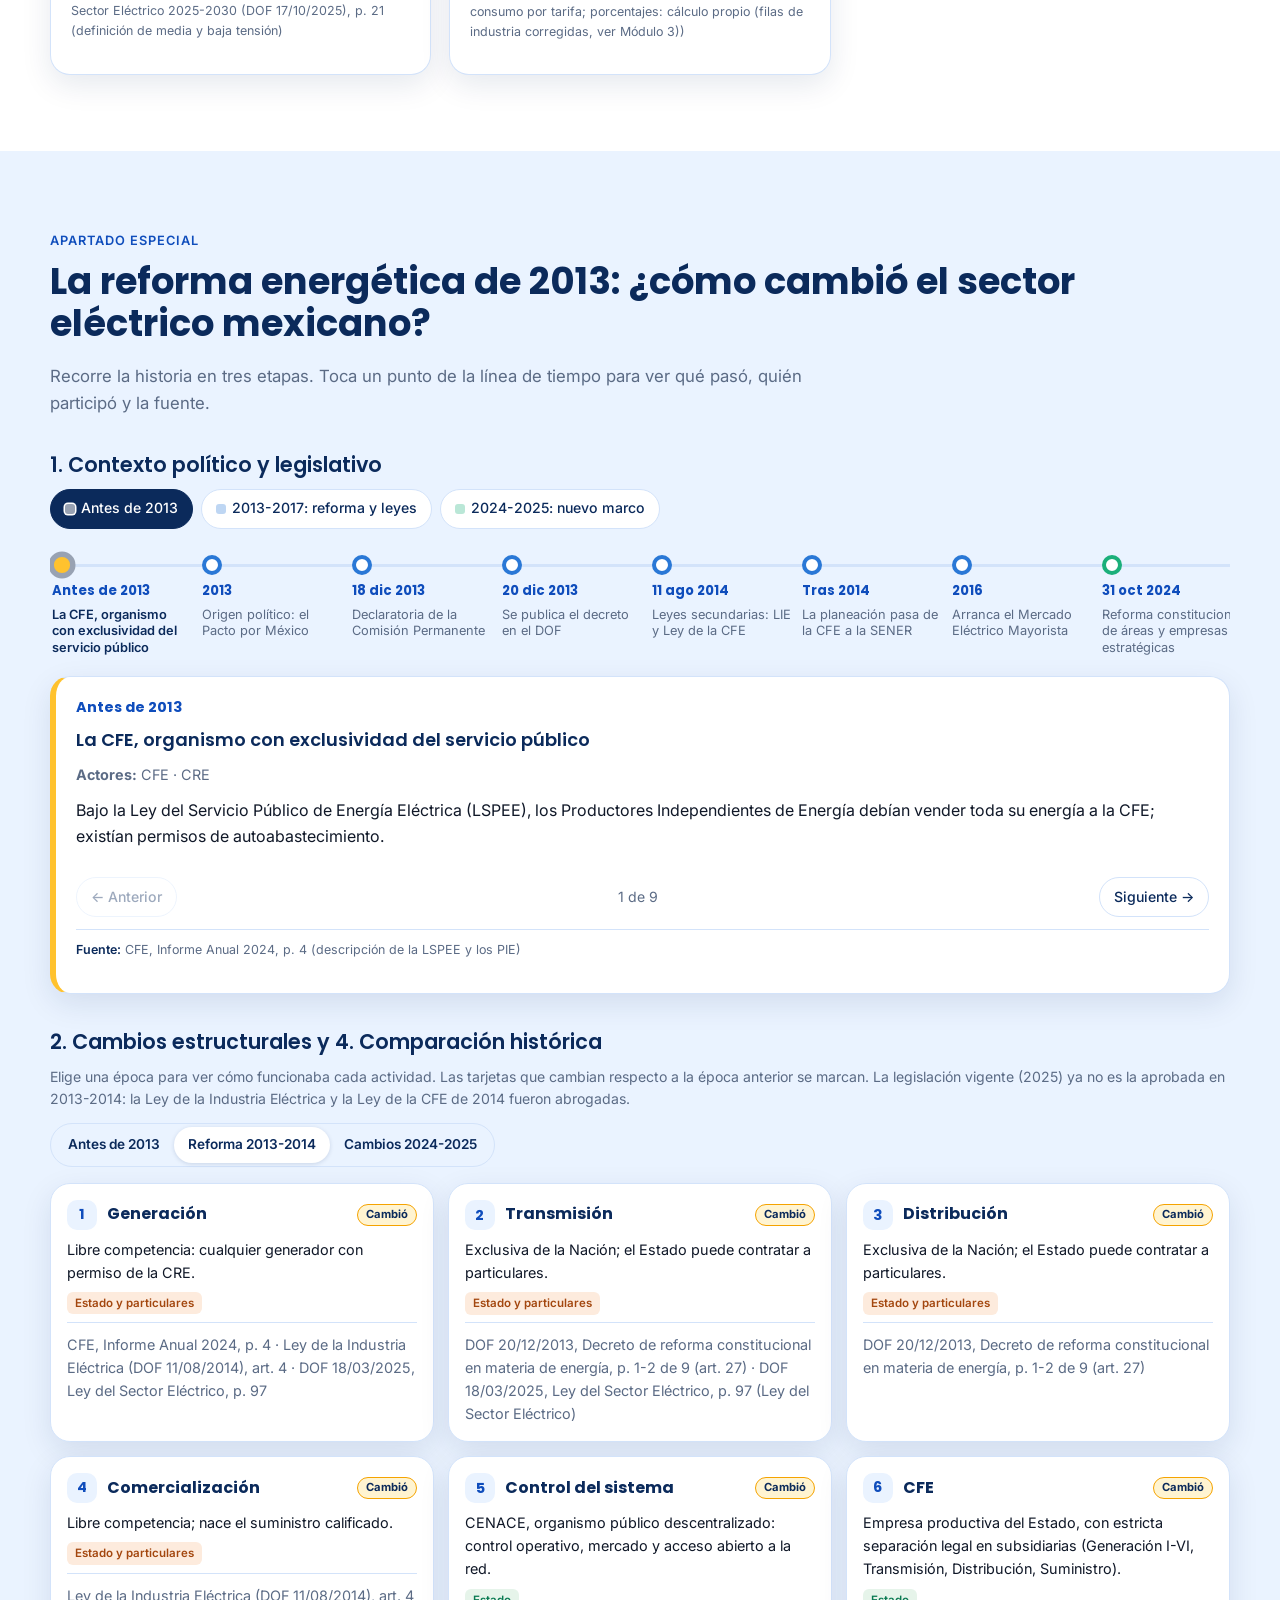
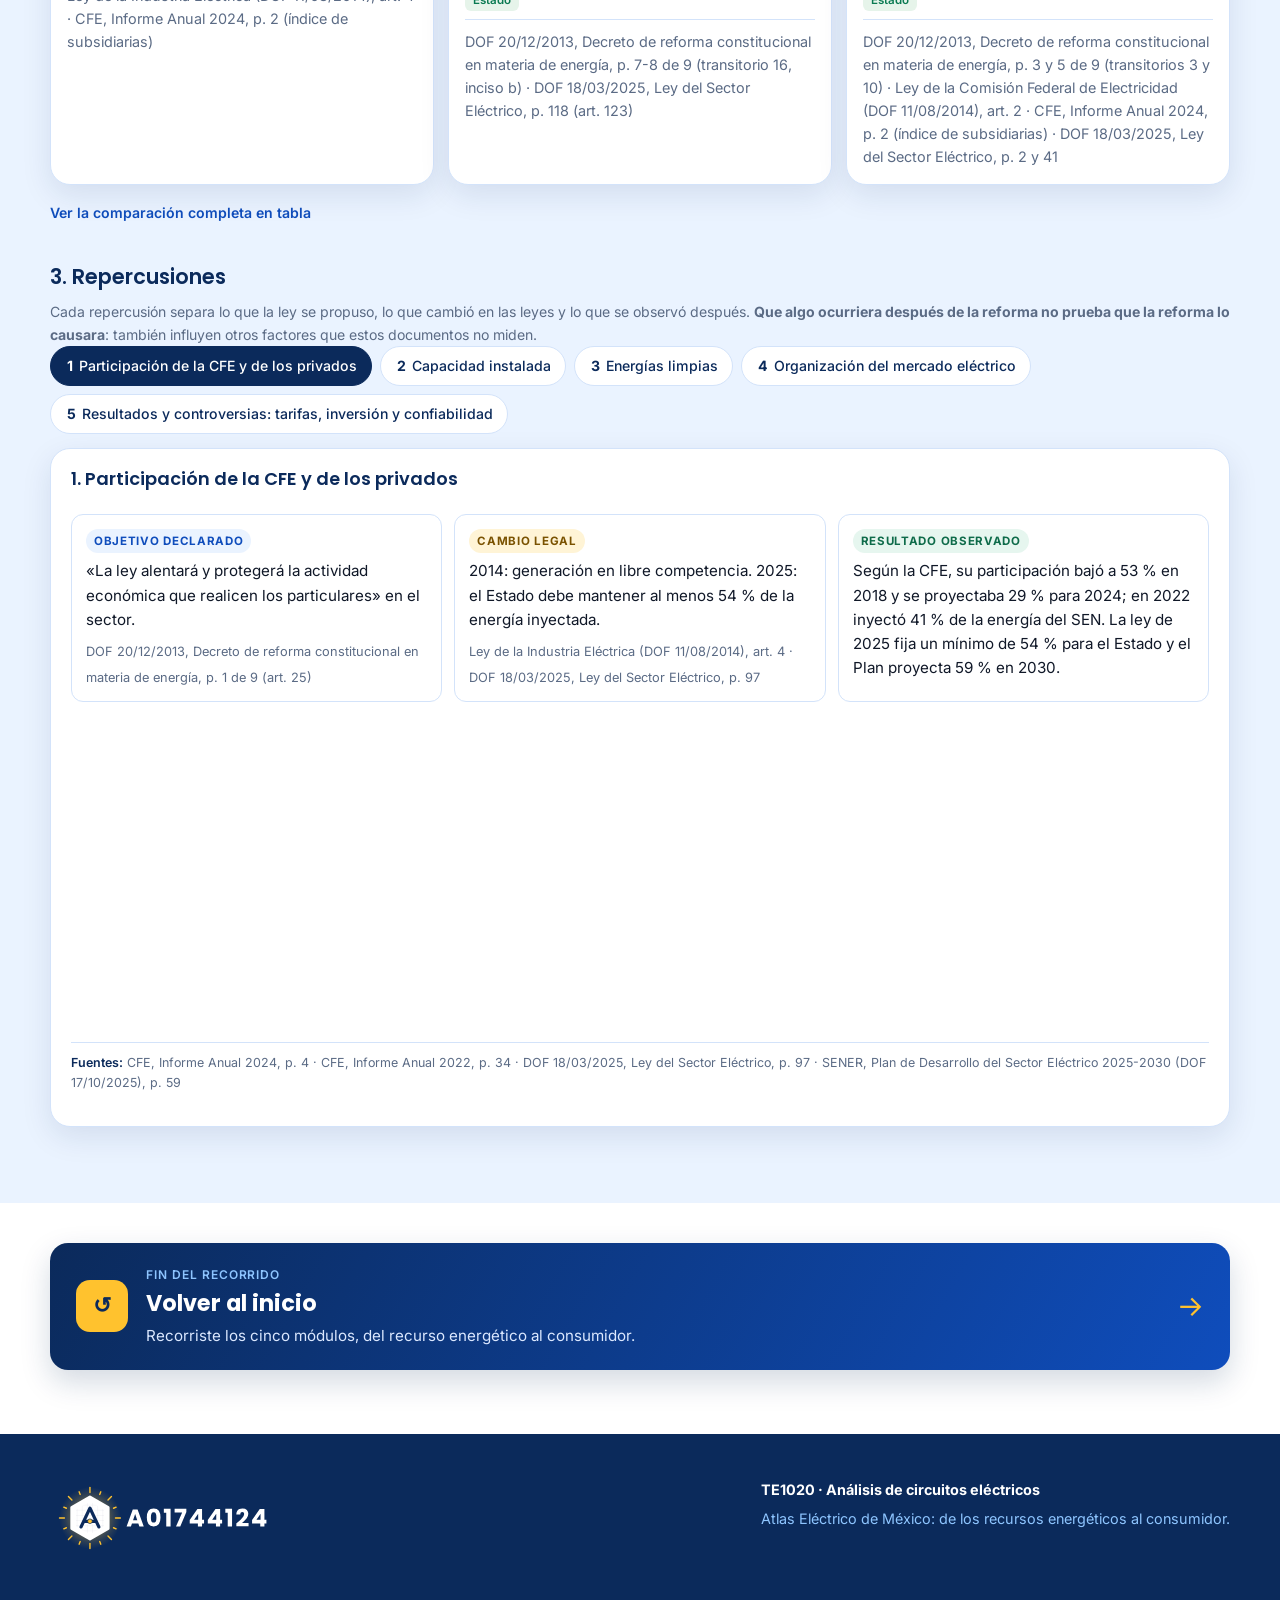
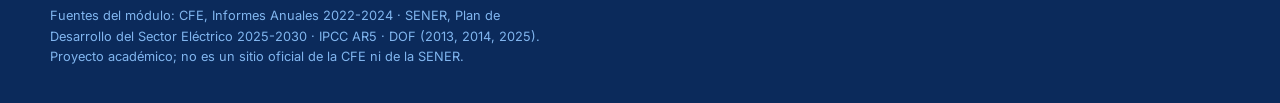
<file: sabias-que.html>
<!doctype html>
<html lang="es">
<head>
  <meta charset="utf-8">
  <meta name="viewport" content="width=device-width, initial-scale=1">
  <title>A01744124 · Atlas · 4 ¿Sabías que?</title>
  <meta name="description" content="Módulo 4 del Atlas Eléctrico de México: 20 hallazgos documentados sobre recursos, generación, transmisión y distribución, y la reforma energética de 2013.">
  <meta name="theme-color" content="#0B2A5B">
  <link rel="icon" href="assets/favicon.svg" type="image/svg+xml">
  <link rel="apple-touch-icon" href="assets/apple-touch-icon.png">
  <link rel="preconnect" href="https://fonts.googleapis.com">
  <link rel="preconnect" href="https://fonts.gstatic.com" crossorigin>
  <link href="https://fonts.googleapis.com/css2?family=Inter:wght@400;500;600&family=Poppins:wght@600;700&display=swap" rel="stylesheet">
  <link rel="stylesheet" href="css/atlas.css?v=20261112">
</head>
<body>
<a class="saltar" href="#contenido">Saltar al contenido</a>

<header class="barra">
  <div class="contenedor">
    <a class="logo" href="index.html" aria-label="Atlas Eléctrico, inicio"><img src="assets/logo-horizontal.svg" alt="Logo A01744124"></a>
    <nav class="modulos" aria-label="Módulos del atlas">
      <a href="recursos.html"><span>0</span>Recursos</a>
      <a href="generacion.html"><span>1</span>Generación</a>
      <a href="transmision.html"><span>2</span>Transmisión</a>
      <a href="distribucion.html"><span>3</span>Distribución</a>
      <a href="sabias-que.html" aria-current="page"><span>4</span>¿Sabías que?</a>
      <a class="mod-solar" href="index.html#solar"><svg viewBox="0 0 24 24" width="16" height="16" aria-hidden="true" fill="currentColor"><circle cx="12" cy="12" r="4.5"/><path d="M12 1.5v3M12 19.5v3M1.5 12h3M19.5 12h3M4.6 4.6l2.1 2.1M17.3 17.3l2.1 2.1M4.6 19.4l2.1-2.1M17.3 6.7l2.1-2.1" stroke="currentColor" stroke-width="2" stroke-linecap="round" fill="none"/></svg>Simulador de celdas solares</a>
    </nav>
  </div>
</header>

<main id="contenido">
  <div class="hero hero-mod hero-gen hero-sq">
    <div class="contenedor">
      <div>
        <p class="migas"><a href="index.html">Atlas</a> › Módulo 4</p>
        <h1>¿Sabías que…? <span>20 hallazgos y una reforma</span></h1>
        <p class="sub">Veinte datos sorprendentes del sistema eléctrico mexicano, cada uno con su número, su gráfica y su fuente. Al final, la historia de la reforma energética de 2013 y lo que cambió después.</p>
        <div class="botones" style="margin-top:22px">
          <a class="btn btn-primario" href="#hallazgos">Ver los 20 hallazgos</a>
          <a class="btn btn-secundario" href="#reforma">Ir a la reforma de 2013</a>
        </div>
      </div>
    </div>
  </div>

  <section id="hallazgos">
    <div class="contenedor">
      <span class="etiqueta">Hallazgos</span>
      <h2>Veinte cosas que quizá no sabías</h2>
      <div class="capa-bar">
        <div class="filtros" id="temas" role="group" aria-label="Filtrar por tema"></div>
        <button type="button" class="btn btn-primario btn-chico" id="sorpresa">Sorpréndeme</button>
      </div>
      <p class="gris" id="cuenta" aria-live="polite" style="margin-top:10px"></p>
      <div class="hallazgos" id="rejilla"></div>
    </div>
  </section>

  <section id="reforma" class="alt">
    <div class="contenedor revelar">
      <span class="etiqueta">Apartado especial</span>
      <h2>La reforma energética de 2013: ¿cómo cambió el sector eléctrico mexicano?</h2>
      <p class="intro">Recorre la historia en tres etapas. Toca un punto de la línea de tiempo para ver qué pasó, quién participó y la fuente.</p>

      <h3 class="t-sec">1. Contexto político y legislativo</h3>
      <div class="filtros" id="etapas" role="group" aria-label="Etapa"></div>
      <div class="tiempo" id="tiempo" role="tablist" aria-label="Línea de tiempo"></div>
      <div class="panel evento" id="evento" aria-live="polite"></div>

      <h3 class="t-sec">2. Cambios estructurales y 4. Comparación histórica</h3>
      <p class="gris">Elige una época para ver cómo funcionaba cada actividad. Las tarjetas que cambian respecto a la época anterior se marcan. La legislación vigente (2025) ya no es la aprobada en 2013-2014: la Ley de la Industria Eléctrica y la Ley de la CFE de 2014 fueron abrogadas.</p>
      <div class="segmentado" role="group" aria-label="Época" id="epocas" style="margin-top:12px">
        <button type="button" data-ep="antes" aria-pressed="false">Antes de 2013</button>
        <button type="button" data-ep="r2013" aria-pressed="true">Reforma 2013-2014</button>
        <button type="button" data-ep="r2025" aria-pressed="false">Cambios 2024-2025</button>
      </div>
      <div class="cadena-ref" id="cadena-ref"></div>
      <details class="pasos" style="margin-top:12px"><summary>Ver la comparación completa en tabla</summary><div class="tabla-envoltura" id="tabla-ref"></div></details>

      <h3 class="t-sec">3. Repercusiones</h3>
      <p class="gris">Cada repercusión separa lo que la ley se propuso, lo que cambió en las leyes y lo que se observó después. <strong>Que algo ocurriera después de la reforma no prueba que la reforma lo causara</strong>: también influyen otros factores que estos documentos no miden.</p>
      <div class="filtros" id="rep-tabs" role="tablist" aria-label="Repercusiones"></div>
      <article class="panel" id="rep" style="margin-top:14px"></article>
    </div>
  </section>
  <section class="siguiente-sec"><div class="contenedor"><a class="siguiente" href="index.html"><span class="sig-num">↺</span><span><small>Fin del recorrido</small><strong>Volver al inicio</strong><span class="sig-d">Recorriste los cinco módulos, del recurso energético al consumidor.</span></span><span class="sig-flecha" aria-hidden="true">→</span></a></div></section>
</main>

<footer>
  <div class="contenedor">
    <img src="assets/logo-horizontal-claro.svg" alt="Logo A01744124">
    <div>
      <p><strong style="color:#fff">TE1020 · Análisis de circuitos eléctricos</strong></p>
      <p>Atlas Eléctrico de México: de los recursos energéticos al consumidor.</p>
    </div>
    <p class="aparte">Fuentes del módulo: CFE, Informes Anuales 2022-2024 · SENER, Plan de Desarrollo del Sector Eléctrico 2025-2030 · IPCC AR5 · DOF (2013, 2014, 2025). Proyecto académico; no es un sitio oficial de la CFE ni de la SENER.</p>
  </div>
</footer>
<a class="arriba" href="#" aria-label="Volver arriba">↑</a>

<script src="js/vendor/chart.umd.min.js"></script>
<script src="js/sabias.js?v=20261108b"></script>
<script>(function(){var n=document.querySelector(".modulos"),a=n&&n.querySelector("[aria-current]");if(n&&a&&n.scrollWidth>n.clientWidth){n.scrollLeft=a.offsetLeft-(n.clientWidth-a.offsetWidth)/2;}})();</script>
<script>(function(){var b=document.querySelector(".arriba");if(!b)return;function f(){b.classList.toggle("visible",scrollY>innerHeight*0.8);}addEventListener("scroll",f,{passive:true});f();})();</script>
</body>
</html>
</file>
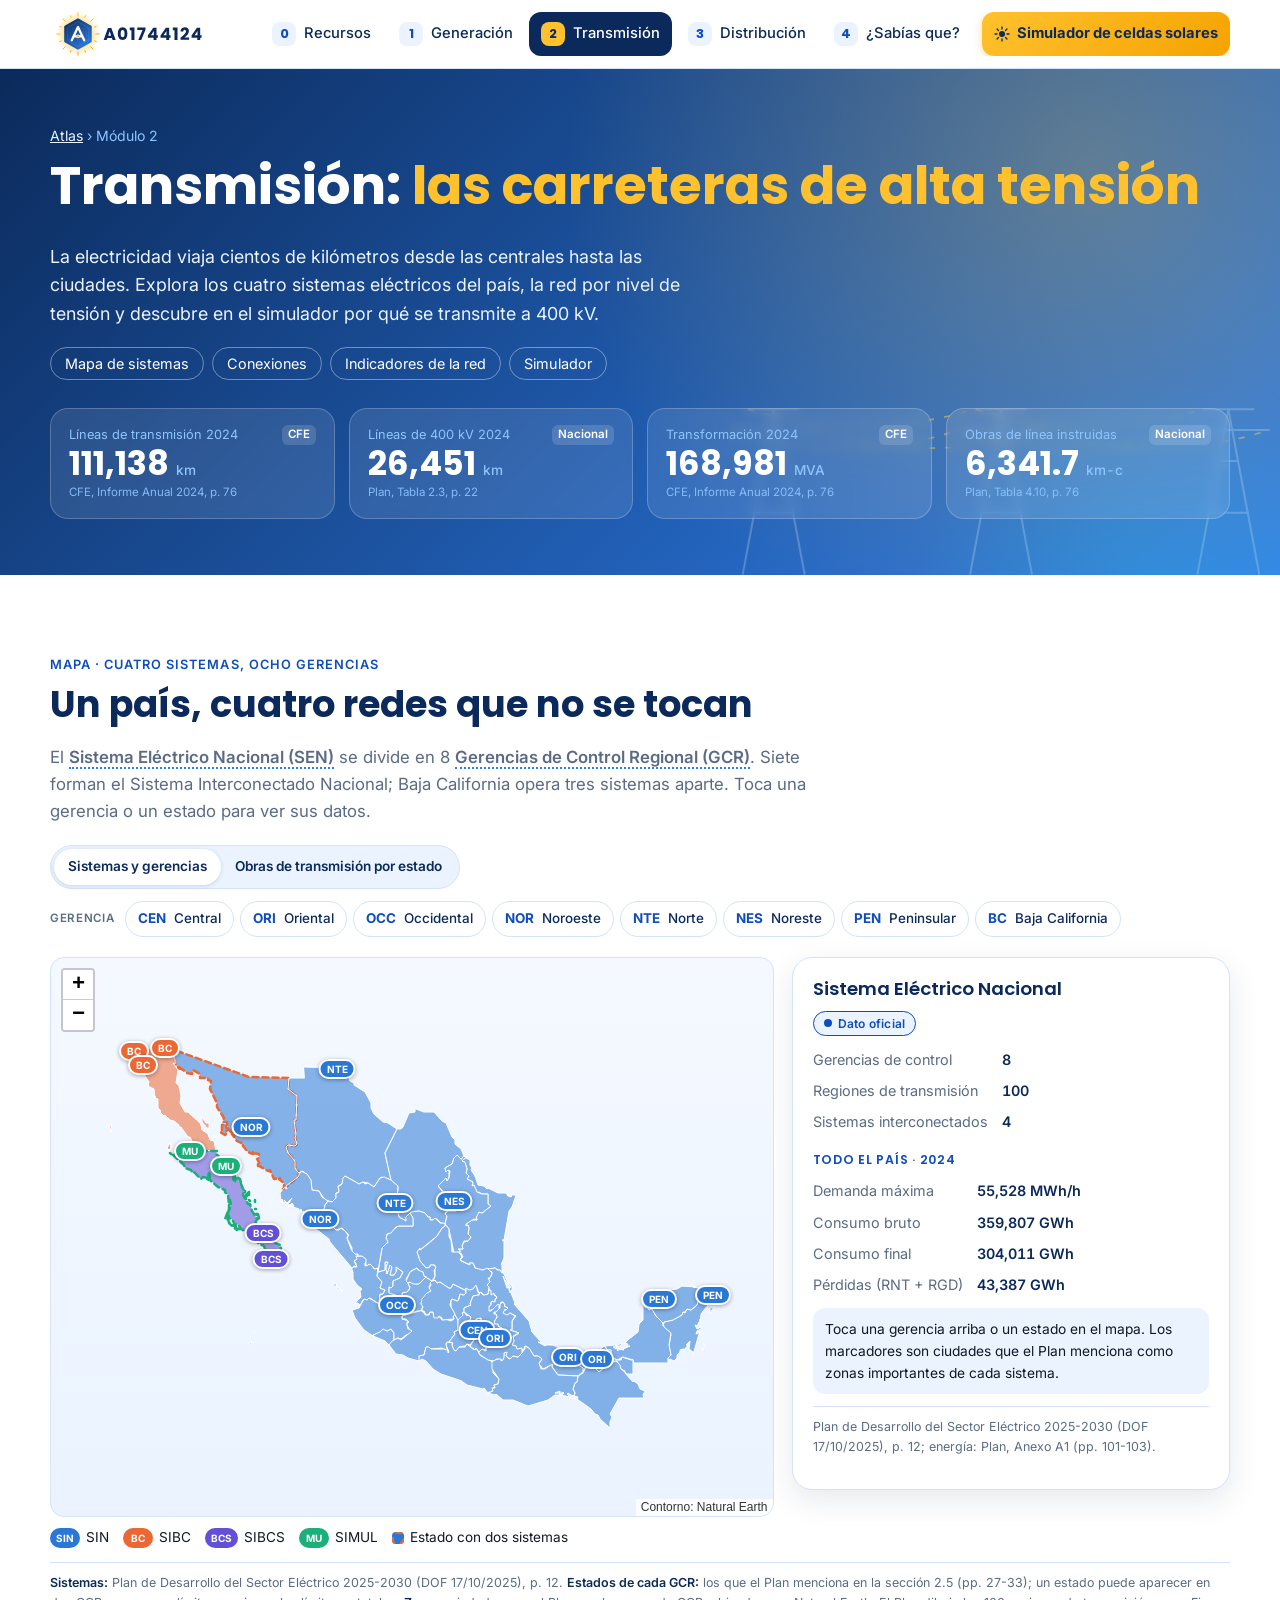
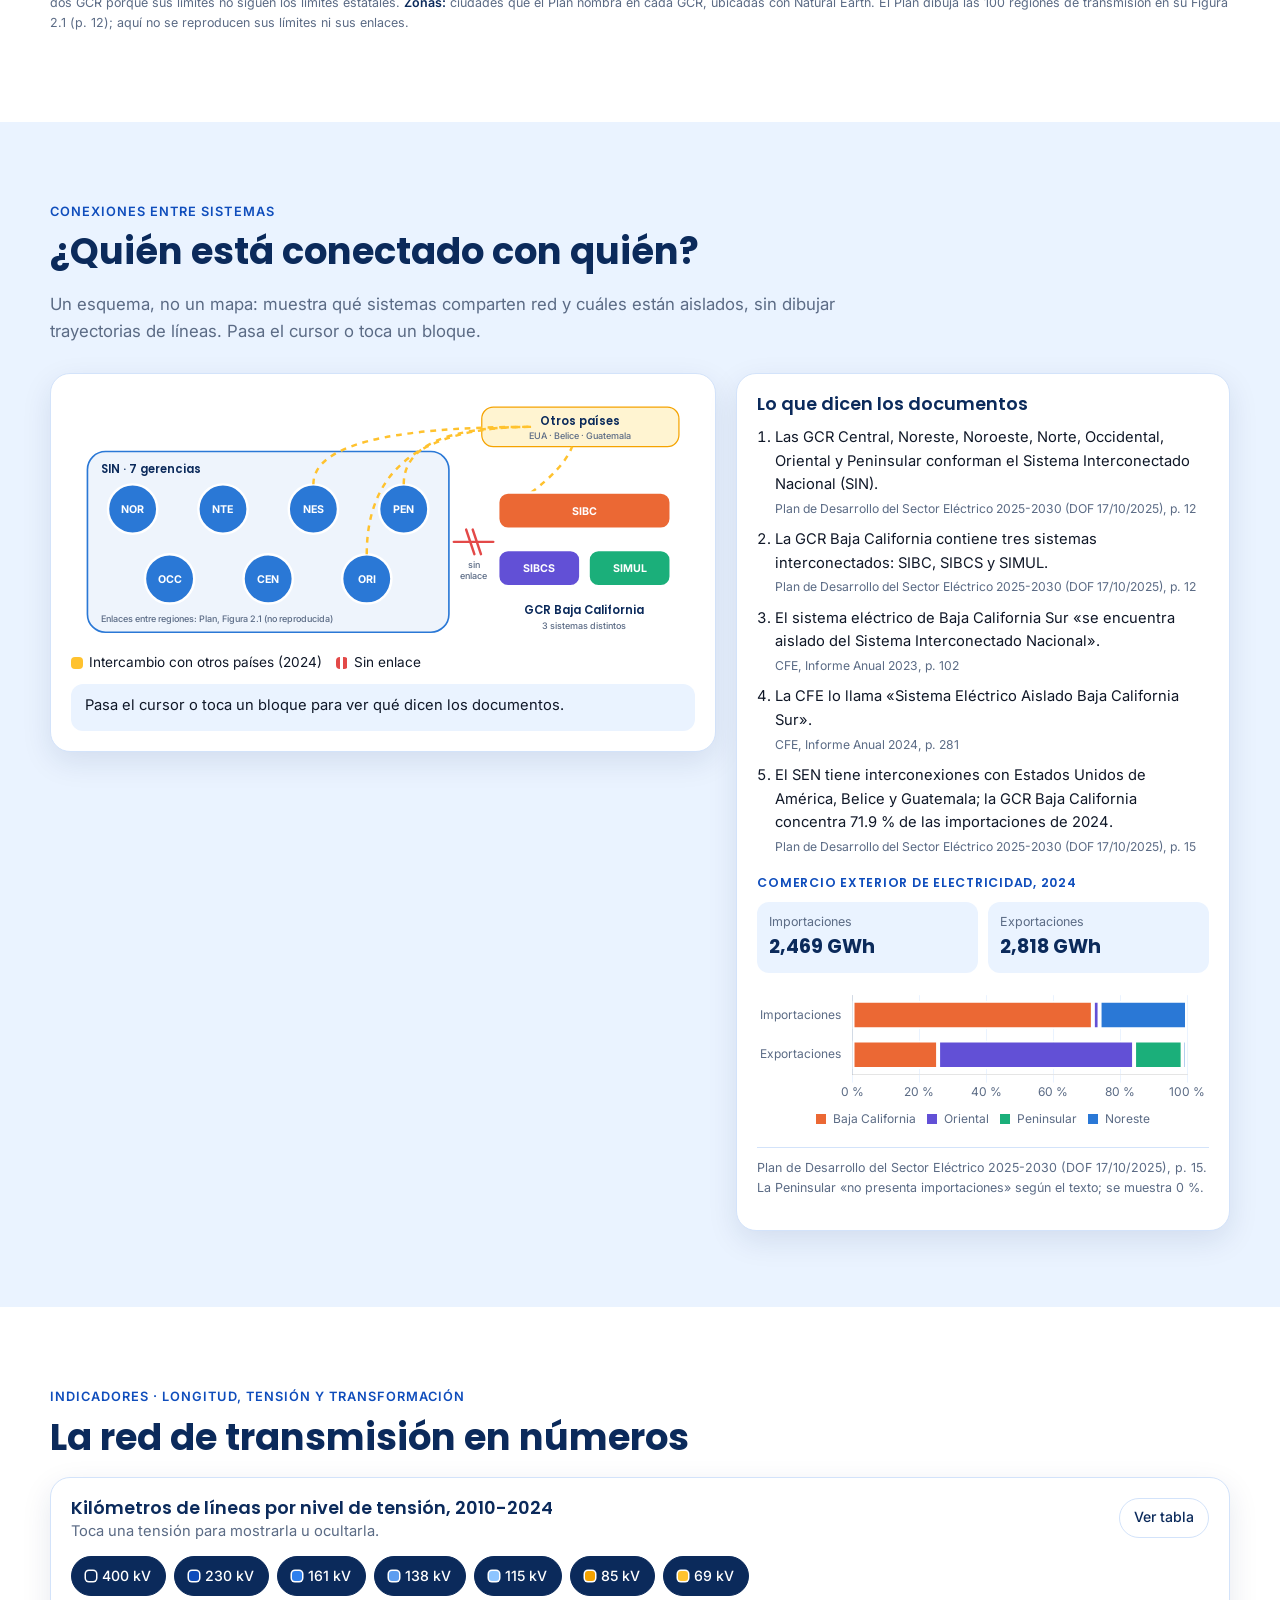
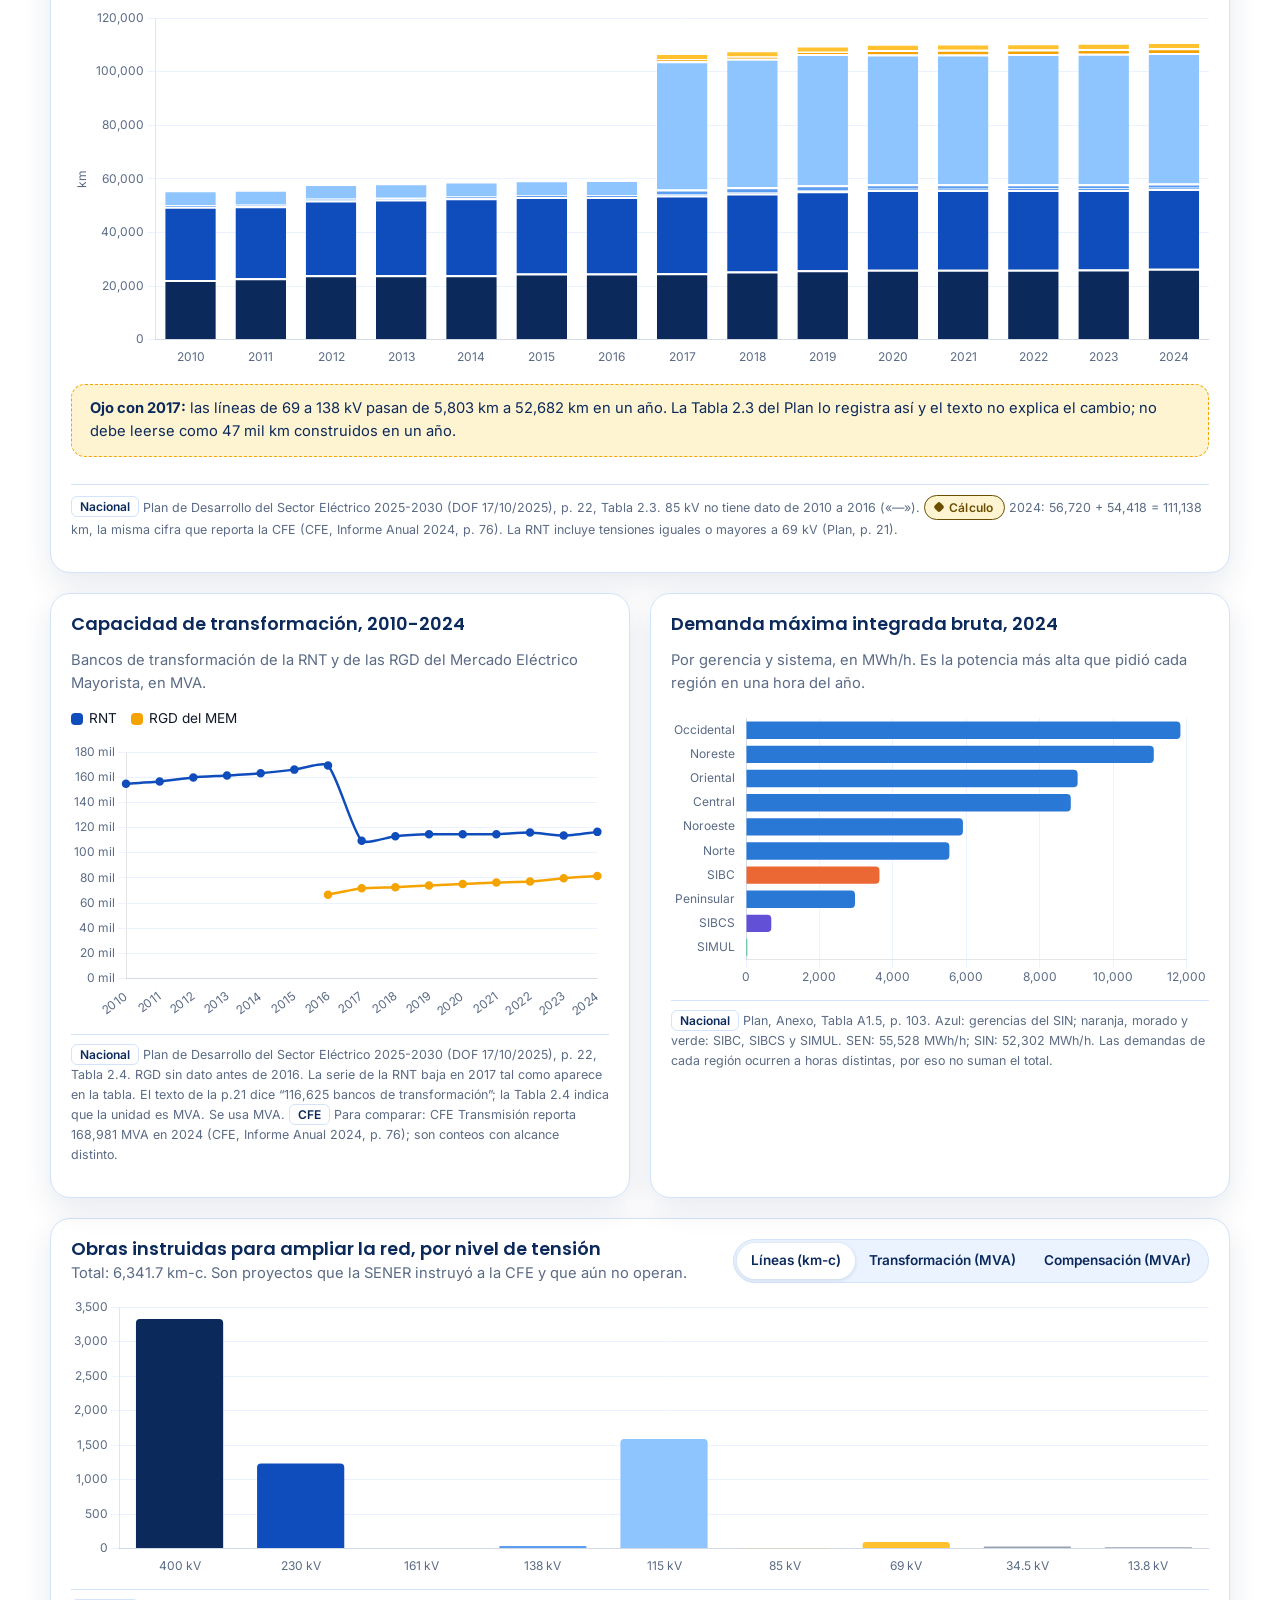
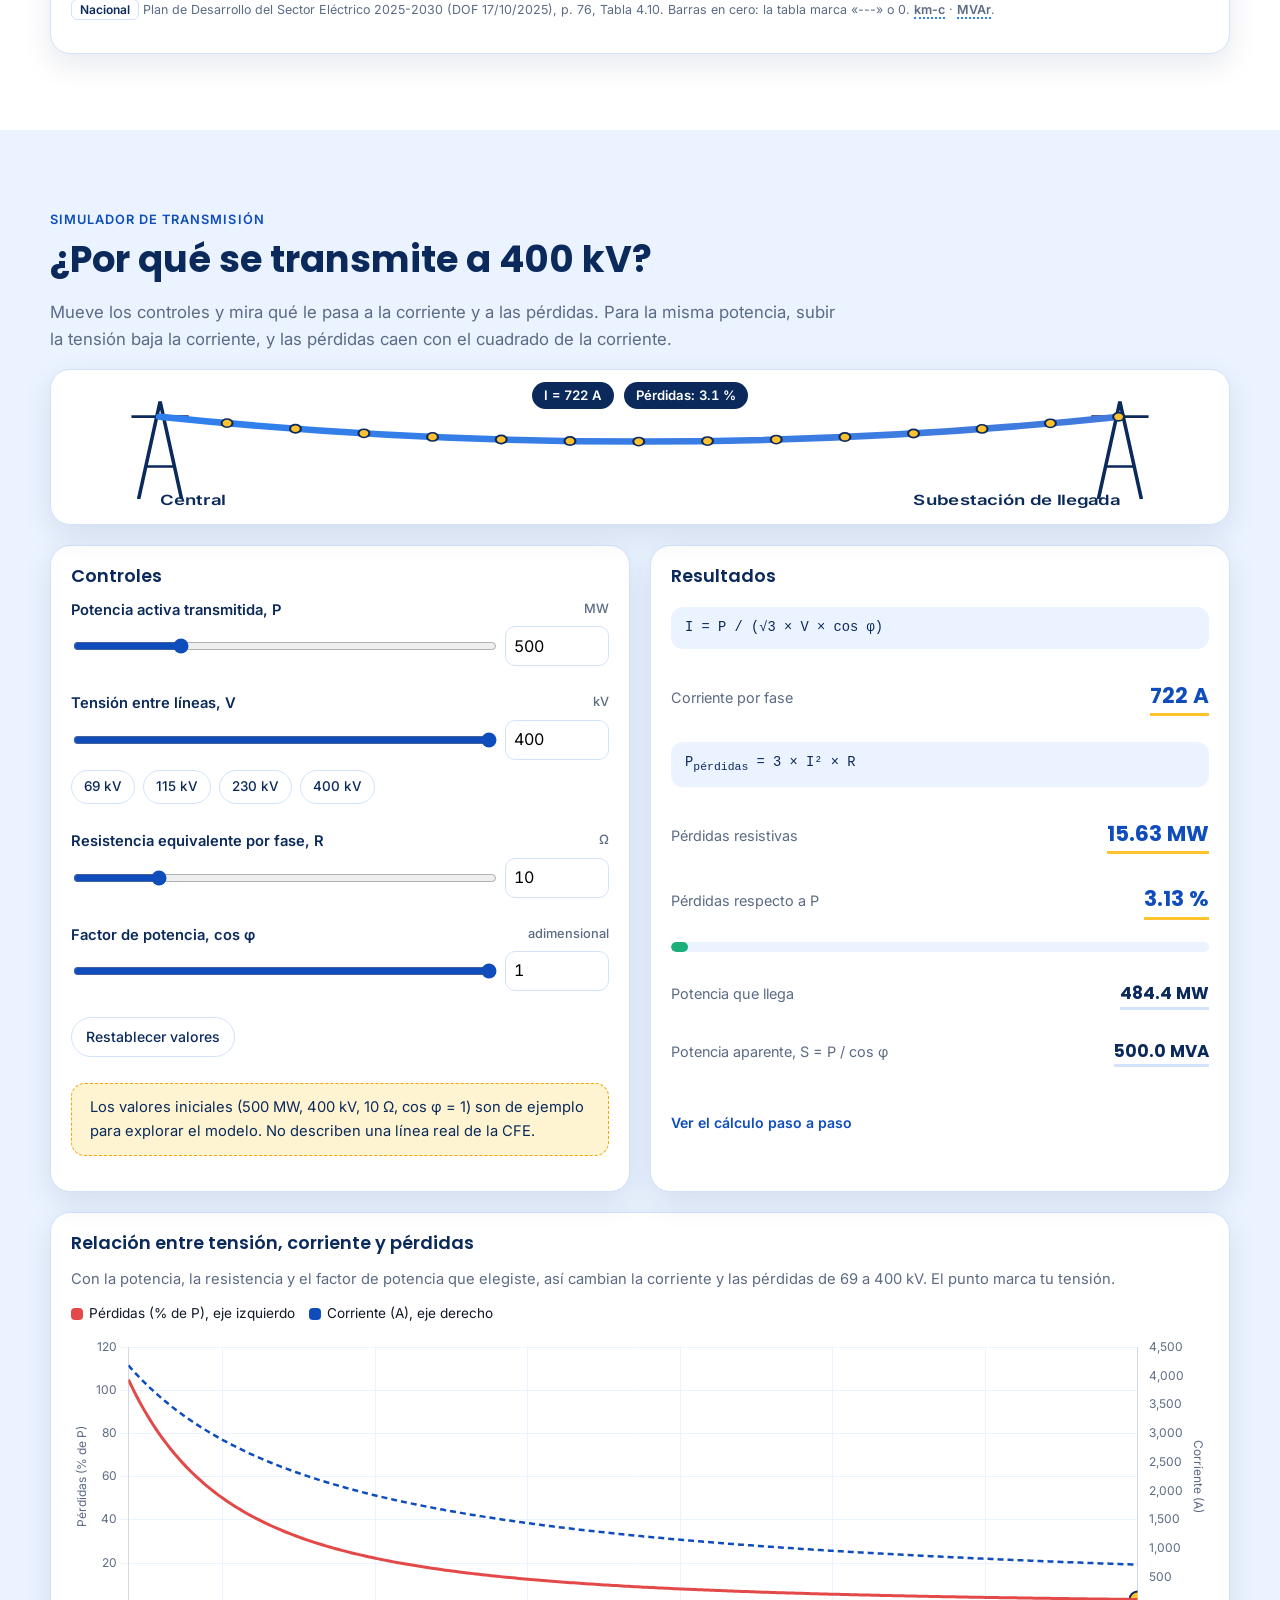
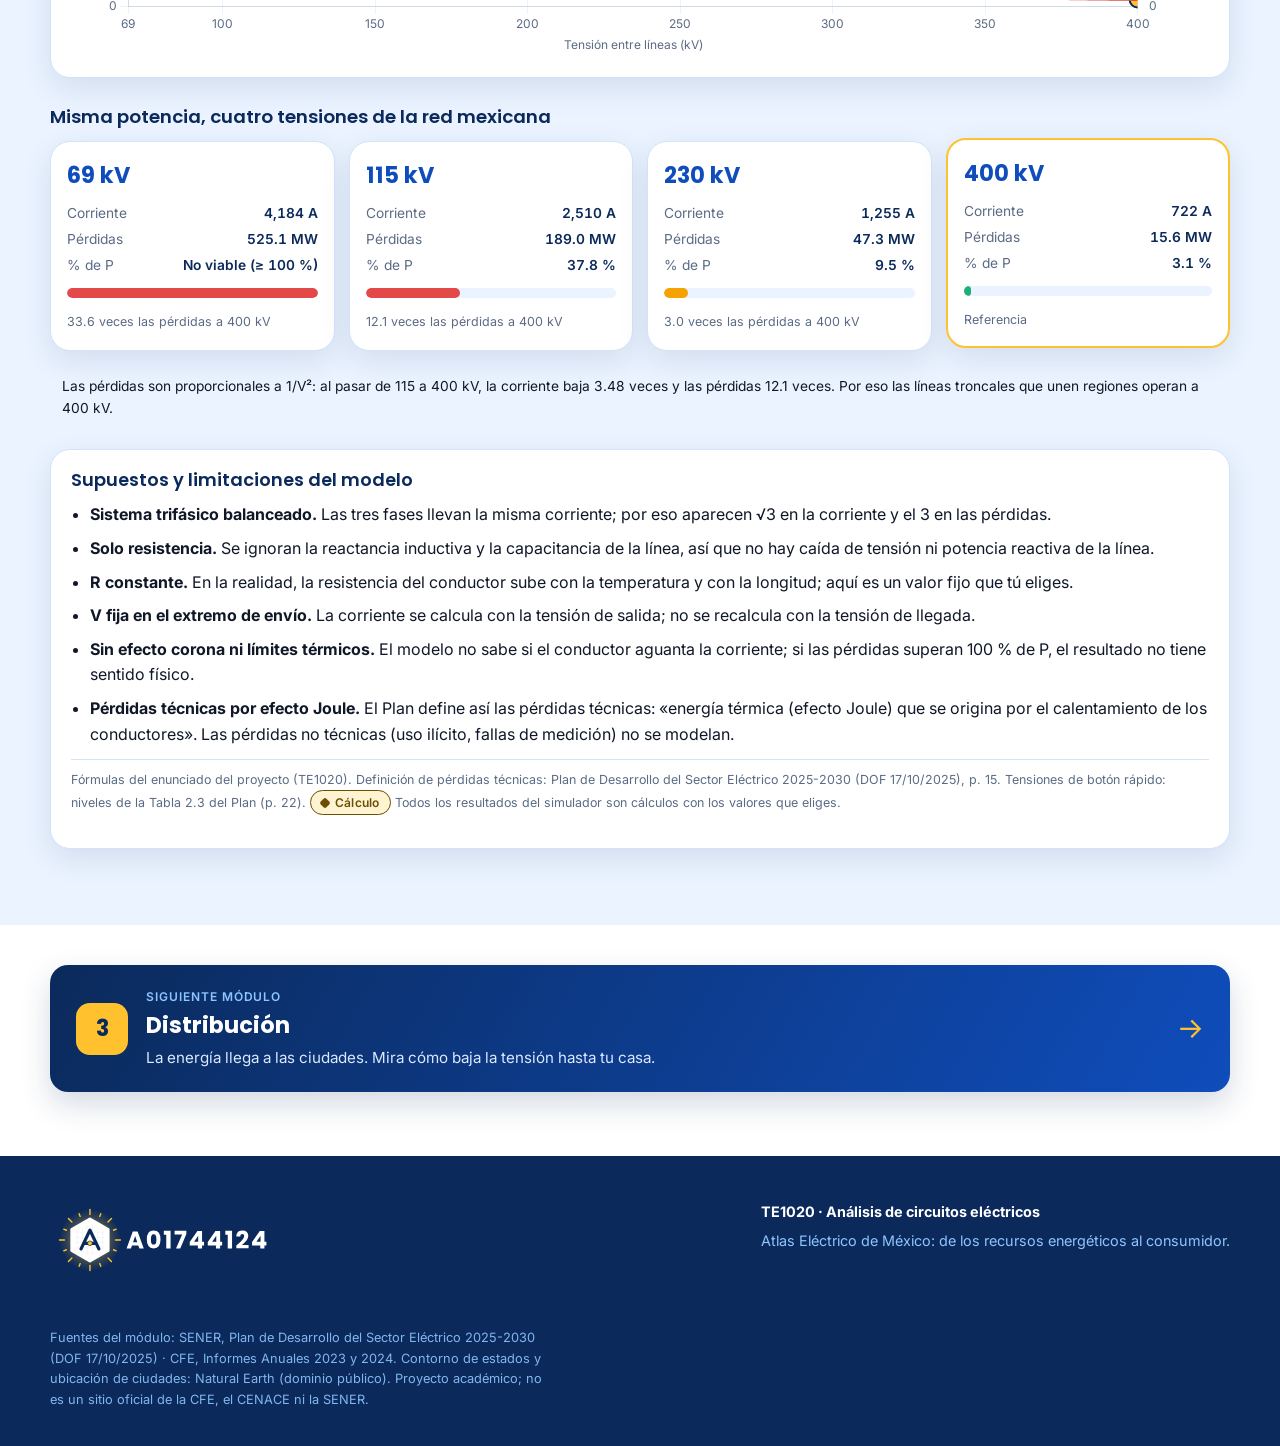
<file: transmision.html>
<!doctype html>
<html lang="es">
<head>
  <meta charset="utf-8">
  <meta name="viewport" content="width=device-width, initial-scale=1">
  <title>A01744124 · Atlas · 2 Transmisión</title>
  <meta name="description" content="Módulo 2 del Atlas Eléctrico de México: los cuatro sistemas interconectados, la red de transmisión por nivel de tensión y un simulador de pérdidas en la línea.">
  <meta name="theme-color" content="#0B2A5B">
  <link rel="icon" href="assets/favicon.svg" type="image/svg+xml">
  <link rel="apple-touch-icon" href="assets/apple-touch-icon.png">
  <link rel="preconnect" href="https://fonts.googleapis.com">
  <link rel="preconnect" href="https://fonts.gstatic.com" crossorigin>
  <link href="https://fonts.googleapis.com/css2?family=Inter:wght@400;500;600&family=Poppins:wght@600;700&display=swap" rel="stylesheet">
  <link rel="stylesheet" href="js/vendor/leaflet.css">
  <link rel="stylesheet" href="css/atlas.css?v=20261112">
</head>
<body>
<a class="saltar" href="#contenido">Saltar al contenido</a>

<header class="barra">
  <div class="contenedor">
    <a class="logo" href="index.html" aria-label="Atlas Eléctrico, inicio"><img src="assets/logo-horizontal.svg" alt="Logo A01744124"></a>
    <nav class="modulos" aria-label="Módulos del atlas">
      <a href="recursos.html"><span>0</span>Recursos</a>
      <a href="generacion.html"><span>1</span>Generación</a>
      <a href="transmision.html" aria-current="page"><span>2</span>Transmisión</a>
      <a href="distribucion.html"><span>3</span>Distribución</a>
      <a href="sabias-que.html"><span>4</span>¿Sabías que?</a>
      <a class="mod-solar" href="index.html#solar"><svg viewBox="0 0 24 24" width="16" height="16" aria-hidden="true" fill="currentColor"><circle cx="12" cy="12" r="4.5"/><path d="M12 1.5v3M12 19.5v3M1.5 12h3M19.5 12h3M4.6 4.6l2.1 2.1M17.3 17.3l2.1 2.1M4.6 19.4l2.1-2.1M17.3 6.7l2.1-2.1" stroke="currentColor" stroke-width="2" stroke-linecap="round" fill="none"/></svg>Simulador de celdas solares</a>
    </nav>
  </div>
</header>

<main id="contenido">
  <div class="hero hero-mod hero-gen hero-tx">
    <svg class="hero-torres" viewBox="0 0 600 200" aria-hidden="true" preserveAspectRatio="xMaxYMax meet">
      <g fill="none" stroke="rgba(255,255,255,.22)" stroke-width="2">
        <path d="M80 200 L110 40 L140 200 M92 140 H128 M100 90 H120 M70 60 H150 M85 40 H135"/>
        <path d="M300 200 L330 40 L360 200 M312 140 H348 M320 90 H340 M290 60 H370 M305 40 H355"/>
        <path d="M520 200 L550 40 L580 200 M532 140 H568 M540 90 H560 M510 60 H590 M525 40 H575"/>
      </g>
      <g fill="none" stroke="rgba(255,194,46,.55)" stroke-width="1.6">
        <path class="cable" d="M70 60 Q 180 95 290 60 Q 400 95 510 60"/>
        <path class="cable" d="M150 60 Q 260 95 370 60 Q 480 95 590 60"/>
        <path class="cable" d="M85 40 Q 195 72 305 40 Q 415 72 525 40"/>
      </g>
    </svg>
    <div class="contenedor">
      <div>
        <p class="migas"><a href="index.html">Atlas</a> › Módulo 2</p>
        <h1>Transmisión: <span>las carreteras de alta tensión</span></h1>
        <p class="sub">La electricidad viaja cientos de kilómetros desde las centrales hasta las ciudades. Explora los cuatro sistemas eléctricos del país, la red por nivel de tensión y descubre en el simulador por qué se transmite a 400 kV.</p>
        <ul class="chips chips-hero" aria-label="Secciones del módulo"><li><a href="#sistemas" style="color:inherit">Mapa de sistemas</a></li><li><a href="#conexiones" style="color:inherit">Conexiones</a></li><li><a href="#red" style="color:inherit">Indicadores de la red</a></li><li><a href="#simulador" style="color:inherit">Simulador</a></li></ul>
        <div class="hero-stats" id="hero-stats" aria-live="polite"></div>
      </div>
    </div>
  </div>

  <!-- Mapa de sistemas -->
  <section id="sistemas">
    <div class="contenedor revelar">
      <span class="etiqueta">Mapa · Cuatro sistemas, ocho gerencias</span>
      <h2>Un país, cuatro redes que no se tocan</h2>
      <p class="intro">El <dfn class="def" tabindex="0">Sistema Eléctrico Nacional (SEN)<span class="def-texto" role="tooltip">Conjunto de la Red Nacional de Transmisión, las Redes Generales de Distribución, las centrales eléctricas y los equipos que las unen. Lo opera el CENACE.</span></dfn> se divide en 8 <dfn class="def" tabindex="0">Gerencias de Control Regional (GCR)<span class="def-texto" role="tooltip">Regiones operativas del CENACE. Siete forman el SIN; la GCR Baja California opera tres sistemas separados.</span></dfn>. Siete forman el Sistema Interconectado Nacional; Baja California opera tres sistemas aparte. Toca una gerencia o un estado para ver sus datos.</p>

      <div class="capa-bar">
        <div class="segmentado" role="group" aria-label="Capa del mapa">
          <button type="button" data-capa="sis" aria-pressed="true">Sistemas y gerencias</button>
          <button type="button" data-capa="obras" aria-pressed="false">Obras de transmisión por estado</button>
        </div>
        <div class="segmentado" role="group" aria-label="Indicador de obras" id="metrica" hidden>
          <button type="button" data-met="km_c" aria-pressed="true">km-c</button>
          <button type="button" data-met="mva" aria-pressed="false">MVA</button>
          <button type="button" data-met="mvar" aria-pressed="false">MVAr</button>
        </div>
      </div>
      <div class="chips-gcr" id="chips-gcr" role="group" aria-label="Gerencias de Control Regional"></div>

      <div class="mapa-layout">
        <div class="mapa-envoltura">
          <div class="mapa mapa-tx" id="mapa" aria-label="Mapa de México por sistema eléctrico"></div>
          <div class="ley-mapa" id="ley-mapa"></div>
        </div>
        <aside class="detalle" id="detalle" aria-live="polite"></aside>
      </div>
      <p class="fuente" style="margin-top:14px" id="fuente-mapa"></p>
    </div>
  </section>

  <!-- Esquema de conexiones -->
  <section id="conexiones" class="alt">
    <div class="contenedor revelar">
      <span class="etiqueta">Conexiones entre sistemas</span>
      <h2>¿Quién está conectado con quién?</h2>
      <p class="intro">Un esquema, no un mapa: muestra qué sistemas comparten red y cuáles están aislados, sin dibujar trayectorias de líneas. Pasa el cursor o toca un bloque.</p>
      <div class="rejilla esquema-rej">
        <div class="panel">
          <div class="esquema" id="esquema"></div>
        </div>
        <div class="panel" id="hechos-conexion"></div>
      </div>
    </div>
  </section>

  <!-- Indicadores -->
  <section id="red">
    <div class="contenedor revelar">
      <span class="etiqueta">Indicadores · Longitud, tensión y transformación</span>
      <h2>La red de transmisión en números</h2>
      <article class="panel" aria-labelledby="t-km">
        <div class="cab"><div><h3 id="t-km">Kilómetros de líneas por nivel de tensión, 2010-2024</h3><p class="desc">Toca una tensión para mostrarla u ocultarla.</p></div>
          <button class="filtro" type="button" data-tabla="tabla-km" aria-expanded="false" aria-controls="tabla-km">Ver tabla</button></div>
        <div class="filtros" id="chips-kv" role="group" aria-label="Niveles de tensión"></div>
        <div class="lienzo" style="height:360px"><canvas id="g-km" role="img" aria-label="Barras apiladas de kilómetros de líneas por nivel de tensión de 2010 a 2024"></canvas></div>
        <div class="tabla-envoltura" id="tabla-km" hidden></div>
        <p class="aviso" style="margin-top:4px"><strong>Ojo con 2017:</strong> las líneas de 69 a 138 kV pasan de 5,803 km a 52,682 km en un año. La Tabla 2.3 del Plan lo registra así y el texto no explica el cambio; no debe leerse como 47 mil km construidos en un año.</p>
        <p class="fuente" id="fuente-km"></p>
      </article>

      <div class="rejilla c2" style="margin-top:20px">
        <article class="panel" aria-labelledby="t-mva">
          <h3 id="t-mva">Capacidad de transformación, 2010-2024</h3>
          <p class="desc">Bancos de transformación de la RNT y de las RGD del Mercado Eléctrico Mayorista, en MVA.</p>
          <ul class="leyenda"><li><i style="background:#0F4DBC"></i>RNT</li><li><i style="background:#F5A300"></i>RGD del MEM</li></ul>
          <div class="lienzo" style="height:280px"><canvas id="g-mva" role="img" aria-label="Líneas de capacidad de transformación de la RNT y las RGD 2010 a 2024"></canvas></div>
          <p class="fuente" id="fuente-mva"></p>
        </article>
        <article class="panel" aria-labelledby="t-dem">
          <h3 id="t-dem">Demanda máxima integrada bruta, 2024</h3>
          <p class="desc">Por gerencia y sistema, en MWh/h. Es la potencia más alta que pidió cada región en una hora del año.</p>
          <div class="lienzo" style="height:280px"><canvas id="g-dem" role="img" aria-label="Barras horizontales de demanda máxima 2024 por región"></canvas></div>
          <p class="fuente" id="fuente-dem"></p>
        </article>
      </div>

      <article class="panel" style="margin-top:20px" aria-labelledby="t-obras">
        <div class="cab"><div><h3 id="t-obras">Obras instruidas para ampliar la red, por nivel de tensión</h3><p class="desc" id="desc-obras"></p></div>
          <div class="segmentado" role="group" aria-label="Rubro" id="rubro"><button type="button" data-r="km_c" aria-pressed="true">Líneas (km-c)</button><button type="button" data-r="mva" aria-pressed="false">Transformación (MVA)</button><button type="button" data-r="mvar" aria-pressed="false">Compensación (MVAr)</button></div></div>
        <div class="lienzo" style="height:280px"><canvas id="g-obras" role="img" aria-label="Barras de metas físicas de obras de transmisión por nivel de tensión"></canvas></div>
        <p class="fuente" id="fuente-obras"></p>
      </article>
    </div>
  </section>

  <!-- Simulador -->
  <section id="simulador" class="alt">
    <div class="contenedor revelar">
      <span class="etiqueta">Simulador de transmisión</span>
      <h2>¿Por qué se transmite a 400 kV?</h2>
      <p class="intro">Mueve los controles y mira qué le pasa a la corriente y a las pérdidas. Para la misma potencia, subir la tensión baja la corriente, y las pérdidas caen con el cuadrado de la corriente.</p>

      <div class="linea-viva panel" aria-hidden="true">
        <svg viewBox="0 0 800 120" preserveAspectRatio="none" id="linea-svg">
          <defs><linearGradient id="calor" x1="0" x2="1"><stop offset="0" stop-color="#2F80ED"/><stop offset="1" id="calor-fin" stop-color="#2F80ED"/></linearGradient></defs>
          <g class="torre" transform="translate(30,18)"><path d="M20 90 L35 0 L50 90 M26 60 H44 M15 14 H55" fill="none" stroke="#0B2A5B" stroke-width="2.5"/></g>
          <g class="torre" transform="translate(700,18)"><path d="M20 90 L35 0 L50 90 M26 60 H44 M15 14 H55" fill="none" stroke="#0B2A5B" stroke-width="2.5"/></g>
          <path id="cable" d="M65 32 Q 400 78 735 32" fill="none" stroke="url(#calor)" stroke-width="6" stroke-linecap="round"/>
          <g id="cargas"></g>
          <text x="65" y="114" class="lv-et">Central</text><text x="735" y="114" class="lv-et" text-anchor="end">Subestación de llegada</text>
        </svg>
        <div class="lv-datos"><span id="lv-i"></span><span id="lv-p"></span></div>
      </div>

      <div class="simulador" style="margin-top:20px">
        <div class="panel">
          <h3>Controles</h3>
          <div class="control">
            <label for="s-p">Potencia activa transmitida, P <span class="und">MW</span></label>
            <div class="par"><input type="range" id="s-p" min="10" max="2000" step="10" value="500"><input type="number" id="n-p" min="10" max="2000" step="10" value="500" aria-label="Potencia en MW"></div>
          </div>
          <div class="control">
            <label for="s-v">Tensión entre líneas, V <span class="und">kV</span></label>
            <div class="par"><input type="range" id="s-v" min="69" max="400" step="1" value="400"><input type="number" id="n-v" min="69" max="400" step="1" value="400" aria-label="Tensión en kV"></div>
            <div class="filtros" id="kv-rapidos" role="group" aria-label="Tensiones de la red mexicana"></div>
          </div>
          <div class="control">
            <label for="s-r">Resistencia equivalente por fase, R <span class="und">Ω</span></label>
            <div class="par"><input type="range" id="s-r" min="0.5" max="50" step="0.5" value="10"><input type="number" id="n-r" min="0.5" max="50" step="0.5" value="10" aria-label="Resistencia en ohm"></div>
          </div>
          <div class="control">
            <label for="s-f">Factor de potencia, cos φ <span class="und">adimensional</span></label>
            <div class="par"><input type="range" id="s-f" min="0.70" max="1" step="0.01" value="1"><input type="number" id="n-f" min="0.70" max="1" step="0.01" value="1" aria-label="Factor de potencia"></div>
          </div>
          <div class="botones"><button type="button" class="filtro" id="s-reset">Restablecer valores</button></div>
          <p class="aviso" style="margin-top:14px">Los valores iniciales (500 MW, 400 kV, 10 Ω, cos φ = 1) son de ejemplo para explorar el modelo. No describen una línea real de la CFE.</p>
        </div>
        <div class="panel">
          <h3>Resultados</h3>
          <div class="formula">I = P / (√3 × V × cos φ)</div>
          <div class="res-fila"><span>Corriente por fase</span><output class="resultado" id="o-i"></output></div>
          <div class="formula">P<sub>pérdidas</sub> = 3 × I² × R</div>
          <div class="res-fila"><span>Pérdidas resistivas</span><output class="resultado" id="o-pl"></output></div>
          <div class="res-fila"><span>Pérdidas respecto a P</span><output class="resultado" id="o-pc"></output></div>
          <div class="medidor" aria-hidden="true"><div id="o-bar"></div></div>
          <div class="res-fila"><span>Potencia que llega</span><output class="resultado sec" id="o-pr"></output></div>
          <div class="res-fila"><span>Potencia aparente, S = P / cos φ</span><output class="resultado sec" id="o-s"></output></div>
          <div id="o-aviso" role="status"></div>
          <details class="pasos"><summary>Ver el cálculo paso a paso</summary><div id="o-pasos"></div></details>
        </div>
      </div>

      <article class="panel" style="margin-top:20px" aria-labelledby="t-curva">
        <h3 id="t-curva">Relación entre tensión, corriente y pérdidas</h3>
        <p class="desc">Con la potencia, la resistencia y el factor de potencia que elegiste, así cambian la corriente y las pérdidas de 69 a 400 kV. El punto marca tu tensión.</p>
        <ul class="leyenda"><li><i style="background:#e34948"></i>Pérdidas (% de P), eje izquierdo</li><li><i style="background:#0F4DBC"></i>Corriente (A), eje derecho</li></ul>
        <div class="lienzo" style="height:320px"><canvas id="g-curva" role="img" aria-label="Curvas de pérdidas y corriente en función de la tensión"></canvas></div>
      </article>

      <div class="tensiones" id="tensiones" aria-live="polite"></div>

      <article class="panel" style="margin-top:20px">
        <h3>Supuestos y limitaciones del modelo</h3>
        <ul class="supuestos">
          <li><strong>Sistema trifásico balanceado.</strong> Las tres fases llevan la misma corriente; por eso aparecen √3 en la corriente y el 3 en las pérdidas.</li>
          <li><strong>Solo resistencia.</strong> Se ignoran la reactancia inductiva y la capacitancia de la línea, así que no hay caída de tensión ni potencia reactiva de la línea.</li>
          <li><strong>R constante.</strong> En la realidad, la resistencia del conductor sube con la temperatura y con la longitud; aquí es un valor fijo que tú eliges.</li>
          <li><strong>V fija en el extremo de envío.</strong> La corriente se calcula con la tensión de salida; no se recalcula con la tensión de llegada.</li>
          <li><strong>Sin efecto corona ni límites térmicos.</strong> El modelo no sabe si el conductor aguanta la corriente; si las pérdidas superan 100 % de P, el resultado no tiene sentido físico.</li>
          <li><strong>Pérdidas técnicas por efecto Joule.</strong> El Plan define así las pérdidas técnicas: «energía térmica (efecto Joule) que se origina por el calentamiento de los conductores». Las pérdidas no técnicas (uso ilícito, fallas de medición) no se modelan.</li>
        </ul>
        <p class="fuente" id="fuente-sim"></p>
      </article>
    </div>
  </section>
  <section class="siguiente-sec"><div class="contenedor"><a class="siguiente" href="distribucion.html"><span class="sig-num">3</span><span><small>Siguiente módulo</small><strong>Distribución</strong><span class="sig-d">La energía llega a las ciudades. Mira cómo baja la tensión hasta tu casa.</span></span><span class="sig-flecha" aria-hidden="true">→</span></a></div></section>
</main>

<footer>
  <div class="contenedor">
    <img src="assets/logo-horizontal-claro.svg" alt="Logo A01744124">
    <div>
      <p><strong style="color:#fff">TE1020 · Análisis de circuitos eléctricos</strong></p>
      <p>Atlas Eléctrico de México: de los recursos energéticos al consumidor.</p>
    </div>
    <p class="aparte">Fuentes del módulo: SENER, Plan de Desarrollo del Sector Eléctrico 2025-2030 (DOF 17/10/2025) · CFE, Informes Anuales 2023 y 2024. Contorno de estados y ubicación de ciudades: Natural Earth (dominio público). Proyecto académico; no es un sitio oficial de la CFE, el CENACE ni la SENER.</p>
  </div>
</footer>
<a class="arriba" href="#" aria-label="Volver arriba">↑</a>

<script src="js/vendor/chart.umd.min.js"></script>
<script src="js/vendor/leaflet.js"></script>
<script src="js/transmision.js?v=20261108b"></script>
<script>(function(){var n=document.querySelector(".modulos"),a=n&&n.querySelector("[aria-current]");if(n&&a&&n.scrollWidth>n.clientWidth){n.scrollLeft=a.offsetLeft-(n.clientWidth-a.offsetWidth)/2;}})();</script>
<script>(function(){var b=document.querySelector(".arriba");if(!b)return;function f(){b.classList.toggle("visible",scrollY>innerHeight*0.8);}addEventListener("scroll",f,{passive:true});f();})();</script>
</body>
</html>
</file>
<file: css/atlas.css>
/* =========================================================
   Atlas Eléctrico de México · A01744124
   Base: hoja de estilos de la landing Photon Labs (misma marca).
   Se conservan tokens, tipografías, tarjetas, hero y pie;
   se agregan componentes de tablero (datos, fuentes, mapas, gráficas).
   ========================================================= */
:root {
  /* Marca (idénticos a la landing y a paleta.json) */
  --azul-marino: #0B2A5B;
  --azul-principal: #0F4DBC;
  --azul-brillante: #2F80ED;
  --azul-cielo: #8EC5FF;
  --azul-hielo: #EAF3FF;
  --cian: #19C3E6;
  --amarillo: #FFC22E;
  --ambar: #F5A300;
  --crema: #FFF4D1;
  --tinta: #101828;
  --gris: #5B6B85;
  --borde: #D3E3FA;
  --blanco: #FFFFFF;
  --degradado: linear-gradient(135deg, #0B2A5B, #2F80ED);
  --degradado-sol: linear-gradient(135deg, #FFC22E, #F5A300);
  --radio: 20px;
  --sombra: 0 10px 30px rgba(11, 42, 91, .10);
  --fuente: "Inter", system-ui, -apple-system, "Segoe UI", Roboto, sans-serif;
  --fuente-titulos: "Poppins", "Inter", system-ui, sans-serif;

  /* Nuevo: tecnologías (paleta validada: CVD ΔE ≥ 9.1, normal ΔE ≥ 15 en orden de pila) */
  --t-carbon: #eb6834;
  --t-termica: #6250d6;
  --t-cc: #e34948;
  --t-nuclear: #008300;
  --t-otras: #e87ba4;
  --t-hidro: #2a78d6;
  --t-eolica: #1baf7a;
  --t-solar: #eda100;

  /* Nuevo: estados del dato (siempre con texto, nunca solo color) */
  --dato-oficial: #0F4DBC;
  --dato-calculo: #6B4E00;
  --dato-nd: #5B6B85;
}

* { box-sizing: border-box; }
[hidden] { display: none !important; }
html { scroll-behavior: smooth; }
body { margin: 0; font-family: var(--fuente); color: var(--tinta); background: var(--blanco); line-height: 1.6; -webkit-font-smoothing: antialiased; }
img, svg { max-width: 100%; display: block; }
a { color: var(--azul-principal); }
.contenedor { width: min(1180px, 100% - 32px); margin-inline: auto; }
h1, h2, h3, h4 { font-family: var(--fuente-titulos); line-height: 1.15; margin: 0 0 .5em; color: var(--azul-marino); }
h2 { font-size: clamp(1.6rem, 3.2vw, 2.3rem); font-weight: 700; }
h3 { font-size: 1.12rem; font-weight: 600; }
p { margin: 0 0 1em; }
:focus-visible { outline: 3px solid var(--amarillo); outline-offset: 2px; border-radius: 6px; }
.saltar { position: absolute; left: -999px; top: 8px; background: var(--amarillo); color: var(--azul-marino); padding: 8px 14px; border-radius: 999px; font-weight: 600; z-index: 50; }
.saltar:focus { left: 16px; }

/* ---------- Barra superior + navegación de módulos ---------- */
.barra { position: sticky; top: 0; z-index: 20; background: rgba(255,255,255,.94); backdrop-filter: blur(8px); border-bottom: 1px solid var(--borde); }
.barra .contenedor { display: flex; align-items: center; justify-content: space-between; gap: 16px; padding-block: 6px; }
.barra .logo img { height: 56px; width: auto; }
.modulos { display: flex; gap: 4px; overflow-x: auto; scrollbar-width: none; }
.modulos::-webkit-scrollbar { display: none; }
.modulos a { display: flex; align-items: center; gap: 8px; white-space: nowrap; text-decoration: none; color: var(--azul-marino); font-weight: 500; font-size: .92rem; padding: 10px 12px; border-radius: 12px; min-height: 44px; }
.modulos a span { display: inline-grid; place-items: center; width: 24px; height: 24px; border-radius: 8px; background: var(--azul-hielo); color: var(--azul-principal); font-family: var(--fuente-titulos); font-weight: 700; font-size: .8rem; }
.modulos a:hover { background: var(--azul-hielo); }
.modulos a[aria-current="page"] { background: var(--azul-marino); color: var(--blanco); }
.modulos a[aria-current="page"] span { background: var(--amarillo); color: var(--azul-marino); }

/* ---------- Hero (igual a la landing) ---------- */
.hero { background: radial-gradient(circle at 85% 20%, rgba(255,194,46,.28), transparent 45%), var(--degradado); color: var(--blanco); padding: clamp(44px, 7vw, 88px) 0; }
.hero .contenedor { display: grid; grid-template-columns: 1.3fr .8fr; gap: 48px; align-items: center; }
.hero h1 { color: var(--blanco); font-size: clamp(2rem, 4.6vw, 3.3rem); font-weight: 700; }
.hero h1 span { color: var(--amarillo); }
.hero p.sub { font-size: 1.12rem; color: var(--azul-hielo); max-width: 58ch; }
.hero .etiqueta { color: var(--azul-cielo); }
.hero-mod { padding: clamp(32px, 5vw, 56px) 0; }
.hero-mod .contenedor { grid-template-columns: 1fr; }
.migas { font-size: .88rem; color: var(--azul-cielo); margin-bottom: 8px; }
.migas a { color: var(--azul-hielo); }
.chips { display: flex; flex-wrap: wrap; gap: 8px; margin: 24px 0 32px; padding: 0; list-style: none; }
.chips li { border: 1px solid rgba(255,255,255,.4); border-radius: 999px; padding: 4px 14px; font-size: .9rem; color: var(--blanco); }
.botones { display: flex; flex-wrap: wrap; gap: 12px; }
.btn { display: inline-flex; align-items: center; min-height: 44px; padding: 10px 24px; border-radius: 999px; font-weight: 600; text-decoration: none; transition: transform .15s ease; border: 0; cursor: pointer; font: inherit; font-weight: 600; }
.btn:hover { transform: translateY(-2px); }
.btn-primario { background: var(--degradado-sol); color: var(--azul-marino); }
.btn-secundario { border: 2px solid rgba(255,255,255,.6); color: var(--blanco); background: transparent; }
.tarjeta-id { background: var(--blanco); border-radius: 28px; padding: 28px 24px 24px; box-shadow: 0 20px 50px rgba(0,0,0,.25); text-align: center; }
.tarjeta-id img { width: min(280px, 100%); margin-inline: auto; }
.tarjeta-id p { margin: 8px 0 0; font-size: .9rem; color: var(--gris); }
.tarjeta-id strong { color: var(--azul-marino); }

/* ---------- Secciones y tarjetas (iguales a la landing) ---------- */
section { padding: clamp(44px, 6vw, 76px) 0; }
section.alt { background: var(--azul-hielo); }
.etiqueta { display: inline-block; font-size: .8rem; font-weight: 600; letter-spacing: .08em; text-transform: uppercase; color: var(--azul-principal); margin-bottom: 8px; }
.intro { max-width: 72ch; color: var(--gris); font-size: 1.05rem; }
.rejilla { display: grid; gap: 20px; margin-top: 28px; }
.rejilla.c2 { grid-template-columns: repeat(2, 1fr); }
.rejilla.c3 { grid-template-columns: repeat(3, 1fr); }
.rejilla.c4 { grid-template-columns: repeat(4, 1fr); }
.rejilla.c5 { grid-template-columns: repeat(5, 1fr); }
.tarjeta { background: var(--blanco); border: 1px solid var(--borde); border-radius: var(--radio); padding: 24px; box-shadow: var(--sombra); }
.tarjeta p:last-child { margin-bottom: 0; }
.tarjeta .num { display: inline-grid; place-items: center; width: 40px; height: 40px; border-radius: 12px; background: var(--degradado); color: var(--blanco); font-family: var(--fuente-titulos); font-weight: 700; margin-bottom: 12px; }
.cita { border-left: 5px solid var(--amarillo); background: var(--blanco); padding: 18px 22px; border-radius: 0 var(--radio) var(--radio) 0; margin-top: 24px; color: var(--azul-marino); }

/* Tarjeta de módulo (portada) */
a.tarjeta-mod { text-decoration: none; color: inherit; display: flex; flex-direction: column; transition: transform .15s ease, box-shadow .15s ease; }
a.tarjeta-mod:hover { transform: translateY(-3px); box-shadow: 0 16px 36px rgba(11,42,91,.16); }
.tarjeta-mod p { color: var(--gris); font-size: .95rem; }
.tarjeta-mod .ir { margin-top: auto; font-weight: 600; color: var(--azul-principal); font-size: .92rem; }

/* ---------- Flujo de la energía ---------- */
.flujo { display: flex; align-items: stretch; gap: 8px; margin-top: 28px; flex-wrap: wrap; }
.flujo .paso { flex: 1 1 150px; background: var(--azul-marino); color: var(--blanco); border-radius: var(--radio); padding: 18px; text-align: center; }
.flujo .paso strong { display: block; font-family: var(--fuente-titulos); font-size: 1.02rem; }
.flujo .paso small { color: var(--azul-cielo); }
.flujo .flecha { align-self: center; color: var(--azul-principal); font-size: 1.6rem; font-weight: 700; }

/* ---------- NUEVO: sello de tipo de dato y alcance ---------- */
.sello { align-self: flex-start; width: max-content; display: inline-flex; align-items: center; gap: 6px; font-size: .75rem; font-weight: 600; letter-spacing: .02em; padding: 2px 10px; border-radius: 999px; border: 1px solid currentColor; white-space: nowrap; }
.sello::before { content: ""; width: 8px; height: 8px; border-radius: 50%; background: currentColor; }
.sello.oficial { color: var(--dato-oficial); background: var(--azul-hielo); }
.sello.calculo { color: var(--dato-calculo); background: var(--crema); }
.sello.calculo::before { border-radius: 2px; transform: rotate(45deg); }
.sello.nd { color: var(--dato-nd); background: #F2F4F8; border-style: dashed; }
.sello.nd::before { background: transparent; border: 2px solid currentColor; width: 6px; height: 6px; }
.alcance { font-size: .75rem; font-weight: 600; color: var(--azul-marino); background: var(--blanco); border: 1px solid var(--borde); border-radius: 6px; padding: 2px 8px; }

/* ---------- NUEVO: indicadores (KPI) ---------- */
.kpis { display: grid; grid-template-columns: repeat(4, 1fr); gap: 16px; margin-top: 24px; }
.kpi { background: var(--blanco); border: 1px solid var(--borde); border-radius: var(--radio); padding: 18px 20px; box-shadow: var(--sombra); display: flex; flex-direction: column; gap: 6px; }
.kpi .cab { display: flex; justify-content: space-between; align-items: center; gap: 8px; flex-wrap: wrap; }
.kpi .nombre { font-size: .88rem; color: var(--gris); font-weight: 500; }
.kpi .valor { font-family: var(--fuente-titulos); font-weight: 700; font-size: clamp(1.6rem, 3vw, 2.1rem); color: var(--azul-marino); line-height: 1.1; font-variant-numeric: tabular-nums; }
.kpi .valor small { font-family: var(--fuente); font-size: .9rem; font-weight: 500; color: var(--gris); }
.kpi .valor.nd { font-size: 1.15rem; color: var(--dato-nd); }
.kpi .pie { font-size: .78rem; color: var(--gris); border-top: 1px solid var(--borde); padding-top: 8px; margin-top: auto; }

/* ---------- NUEVO: tarjeta de gráfica / mapa ---------- */
.panel { background: var(--blanco); border: 1px solid var(--borde); border-radius: var(--radio); box-shadow: var(--sombra); padding: 20px; display: flex; flex-direction: column; gap: 12px; min-width: 0; }
.panel .cab { display: flex; justify-content: space-between; align-items: flex-start; gap: 12px; flex-wrap: wrap; }
.panel h3 { margin: 0; }
.panel .desc { margin: 2px 0 0; color: var(--gris); font-size: .92rem; }
.lienzo { position: relative; height: 340px; }
.mapa { height: 500px; border-radius: 14px; border: 1px solid var(--borde); overflow: hidden; background: var(--azul-hielo); }
.fuente { font-size: .78rem; color: var(--gris); border-top: 1px solid var(--borde); padding-top: 10px; }
.fuente strong { color: var(--azul-marino); font-weight: 600; }
.leyenda { display: flex; flex-wrap: wrap; gap: 6px 14px; list-style: none; margin: 0; padding: 0; font-size: .85rem; color: var(--tinta); }
.leyenda li { display: inline-flex; align-items: center; gap: 6px; }
.leyenda i { width: 12px; height: 12px; border-radius: 4px; display: inline-block; }
.leyenda b { font-weight: 600; }
.grupo-ley { font-size: .72rem; font-weight: 600; letter-spacing: .06em; text-transform: uppercase; color: var(--gris); }

/* Filtros (una sola fila sobre la gráfica) */
.filtros { display: flex; flex-wrap: wrap; gap: 8px; align-items: center; }
.filtro { display: inline-flex; align-items: center; gap: 6px; min-height: 40px; padding: 6px 14px; border-radius: 999px; border: 1px solid var(--borde); background: var(--blanco); color: var(--azul-marino); font: inherit; font-size: .88rem; font-weight: 500; cursor: pointer; }
.filtro i { width: 10px; height: 10px; border-radius: 3px; }
.filtro[aria-pressed="true"] { background: var(--azul-marino); border-color: var(--azul-marino); color: var(--blanco); }
.segmentado { display: inline-flex; border: 1px solid var(--borde); border-radius: 999px; padding: 3px; background: var(--azul-hielo); }
.segmentado button { border: 0; background: transparent; font: inherit; font-size: .85rem; font-weight: 600; color: var(--azul-marino); padding: 6px 14px; border-radius: 999px; min-height: 36px; cursor: pointer; }
.segmentado button[aria-pressed="true"] { background: var(--blanco); box-shadow: 0 1px 4px rgba(11,42,91,.15); }

/* Tablas (igual a la landing) */
.tabla-envoltura { overflow-x: auto; border-radius: 14px; border: 1px solid var(--borde); background: var(--blanco); }
table { border-collapse: collapse; width: 100%; min-width: 520px; }
th, td { padding: 10px 14px; text-align: left; border-bottom: 1px solid var(--borde); font-size: .9rem; }
th { background: var(--azul-marino); color: var(--blanco); font-weight: 600; }
td.n, th.n { text-align: right; font-variant-numeric: tabular-nums; }
tfoot td { font-weight: 700; background: var(--azul-hielo); color: var(--azul-marino); border-bottom: 0; }

/* ---------- NUEVO: aviso de dato / advertencia ---------- */
.aviso { background: var(--crema); border: 1px dashed var(--ambar); border-radius: 14px; padding: 12px 18px; color: var(--azul-marino); font-size: .92rem; }
.nodisp { border: 2px dashed var(--borde); border-radius: 14px; padding: 18px; color: var(--dato-nd); background: #F7F9FC; display: flex; flex-direction: column; gap: 4px; }
.nodisp strong { color: var(--azul-marino); }

/* ---------- NUEVO: simulador ---------- */
.simulador { display: grid; grid-template-columns: 1fr 1fr; gap: 20px; }
.control { display: flex; flex-direction: column; gap: 4px; margin-bottom: 14px; }
.control label { font-size: .88rem; font-weight: 600; color: var(--azul-marino); display: flex; justify-content: space-between; }
.control output { font-variant-numeric: tabular-nums; color: var(--azul-principal); }
.control input[type=range] { width: 100%; accent-color: var(--azul-principal); min-height: 32px; }
.control select { font: inherit; padding: 8px 10px; border-radius: 10px; border: 1px solid var(--borde); min-height: 44px; }
.formula { background: var(--azul-hielo); border-radius: 12px; padding: 10px 14px; font-family: ui-monospace, "SF Mono", Menlo, Consolas, monospace; font-size: .86rem; color: var(--azul-marino); margin: 8px 0; overflow-x: auto; }
.resultado { font-family: var(--fuente-titulos); font-weight: 700; font-size: 1.35rem; color: var(--azul-principal); border-bottom: 3px solid var(--amarillo); display: inline-block; margin: 4px 0 0; font-variant-numeric: tabular-nums; }
.resultado small { font-family: var(--fuente); font-weight: 500; font-size: .85rem; color: var(--gris); }

/* ---------- NUEVO: hallazgo (¿Sabías que?) ---------- */
.hallazgo { position: relative; padding-top: 28px; }
.hallazgo .tema { position: absolute; top: -12px; left: 20px; background: var(--degradado-sol); color: var(--azul-marino); font-size: .75rem; font-weight: 700; padding: 3px 12px; border-radius: 999px; }
.hallazgo .dato { font-family: var(--fuente-titulos); font-weight: 700; font-size: 1.7rem; color: var(--azul-principal); line-height: 1.1; }

/* ---------- Línea de tiempo (estilo "ruta" de la landing) ---------- */
.ruta { list-style: none; margin: 28px 0 0; padding: 0; position: relative; }
.ruta::before { content: ""; position: absolute; left: 19px; top: 8px; bottom: 8px; width: 3px; background: var(--azul-cielo); border-radius: 3px; }
.ruta li { position: relative; padding: 0 0 22px 64px; }
.ruta li::before { content: attr(data-s); position: absolute; left: 0; top: 0; width: 40px; height: 40px; border-radius: 50%; background: var(--degradado); color: var(--blanco); display: grid; place-items: center; font-family: var(--fuente-titulos); font-weight: 700; font-size: .72rem; box-shadow: 0 0 0 5px var(--azul-hielo); }
.ruta h3 { margin-bottom: 2px; }
.ruta .fecha { font-size: .85rem; color: var(--gris); }

/* Marcadores del mapa (letra + color: identidad nunca solo por color) */
.marcador { width: 26px; height: 26px; border-radius: 50%; border: 2px solid #fff; display: grid; place-items: center; color: #fff; font: 700 11px/1 var(--fuente); box-shadow: 0 2px 6px rgba(0,0,0,.35); }
.leaflet-popup-content { font-family: var(--fuente); font-size: .88rem; }
.leaflet-popup-content h4 { margin: 0 0 4px; font-size: 1rem; }

/* ---------- Pie (igual a la landing) ---------- */
footer { background: var(--azul-marino); color: var(--azul-hielo); padding: 44px 0 30px; }
footer .contenedor { display: flex; flex-wrap: wrap; justify-content: space-between; gap: 28px; align-items: flex-start; }
footer .contenedor > img { height: 80px; width: auto; }
footer p { margin: 0 0 6px; font-size: .9rem; color: var(--azul-cielo); max-width: 62ch; }
footer a { color: var(--amarillo); }
footer .aparte { margin-top: 20px; font-size: .8rem; opacity: .9; flex-basis: 100%; }

/* ---------- Responsivo ---------- */
@media (max-width: 1000px) {
  .rejilla.c5 { grid-template-columns: repeat(3, 1fr); }
  .kpis { grid-template-columns: repeat(2, 1fr); }
}
@media (max-width: 900px) {
  .hero .contenedor { grid-template-columns: 1fr; }
  .rejilla.c4 { grid-template-columns: repeat(2, 1fr); }
  .rejilla.c3, .rejilla.c2, .simulador { grid-template-columns: 1fr; }
  .flujo .flecha { display: none; }
  .barra .contenedor { flex-direction: column; align-items: stretch; gap: 0; }
  .barra .logo img { height: 44px; }
}
@media (max-width: 620px) {
  .rejilla.c4, .rejilla.c5, .kpis { grid-template-columns: 1fr; }
  .tarjeta-id { display: none; }
  .lienzo { height: 300px; }
  .mapa { height: 360px; }
}
@media (prefers-reduced-motion: reduce) {
  html { scroll-behavior: auto; }
  .btn, a.tarjeta-mod { transition: none; }
}

/* =========================================================
   Módulo 0 · Recursos energéticos
   ========================================================= */
:root { --r-fosil: #eb6834; --r-nuclear: #2a78d6; --r-renovable: #1baf7a; }

/* Definiciones con tooltip (cursor o foco de teclado) */
.def { position: relative; border-bottom: 2px dotted var(--azul-brillante); cursor: help; font-style: normal; font-weight: 600; color: inherit; }
.def .def-texto { position: absolute; left: 50%; bottom: calc(100% + 8px); transform: translateX(-50%); width: min(280px, 80vw); background: var(--azul-marino); color: var(--blanco); font-size: .82rem; font-weight: 400; line-height: 1.45; padding: 10px 12px; border-radius: 10px; box-shadow: 0 8px 24px rgba(11,42,91,.3); opacity: 0; visibility: hidden; transition: opacity .12s; z-index: 30; pointer-events: none; text-align: left; }
.def .def-texto { display: none; }
.def:hover .def-texto, .def:focus .def-texto, .def:focus-within .def-texto { display: block; opacity: 1; visibility: visible; }
@media (max-width: 620px) { .def .def-texto { position: fixed; left: 16px; right: 16px; bottom: 16px; top: auto; transform: none; width: auto; } }

/* Cadena recurso → electricidad */
.cadena-cab { display: grid; grid-template-columns: repeat(5, 1fr); gap: 8px; margin-top: 24px; }
.cadena-cab div { background: var(--azul-marino); color: var(--blanco); border-radius: 12px; padding: 10px 12px; font-size: .85rem; }
.cadena-cab b { display: block; font-family: var(--fuente-titulos); color: var(--amarillo); font-size: .78rem; }

/* Categorías */
.cat { border-top: 6px solid var(--c); }
.cat h3 { display: flex; align-items: center; gap: 8px; }
.cat h3 i { width: 14px; height: 14px; border-radius: 4px; background: var(--c); }
.cat ul { padding-left: 18px; margin: 8px 0; }
.cat li { margin-bottom: 4px; }
.conjuntos { display: grid; grid-template-columns: 1.2fr 1fr; gap: 20px; align-items: center; }

/* Clasificador */
.marcador-pts { font-family: var(--fuente-titulos); font-weight: 700; color: var(--azul-marino); font-size: 1.05rem; }
.retro { font-size: .86rem; border-radius: 10px; padding: 8px 10px; }
.retro.ok { background: #E8F6EE; color: #14532d; }
.retro.mal { background: #FDECEA; color: #7a1d14; }
.retro.matiz { background: var(--crema); color: #5c3d00; }
.retro b { display: block; }

/* Diagramas de conversión */
.diag-tabs { display: flex; flex-wrap: wrap; gap: 8px; margin-top: 20px; }
.diagrama { display: flex; flex-wrap: wrap; align-items: center; gap: 6px; margin-top: 18px; }
.etapa { min-height: 56px; min-width: 120px; flex: 1 1 120px; border-radius: 14px; border: 2px solid var(--borde); background: var(--blanco); font: inherit; font-weight: 600; color: var(--azul-marino); padding: 8px 12px; cursor: pointer; text-align: center; display: flex; flex-direction: column; align-items: center; justify-content: center; gap: 2px; }
.etapa small { font-weight: 500; color: var(--gris); font-size: .75rem; }
.etapa[aria-pressed="true"] { background: var(--azul-marino); border-color: var(--azul-marino); color: var(--blanco); }
.etapa[aria-pressed="true"] small { color: var(--azul-cielo); }
.diagrama .flecha { color: var(--azul-principal); font-weight: 700; font-size: 1.3rem; }
.explica { margin-top: 14px; background: var(--azul-hielo); border-radius: 14px; padding: 16px 18px; min-height: 96px; }
.explica h4 { margin: 0 0 4px; }
.explica .forma { display: inline-block; font-size: .78rem; font-weight: 600; color: var(--azul-principal); background: var(--blanco); border-radius: 999px; padding: 2px 10px; margin-bottom: 6px; }

/* Comparador */
.comp-tabla td:first-child { font-weight: 600; color: var(--azul-marino); width: 180px; }
.comp-tabla td { vertical-align: top; }

/* Indicadores de conciencia */
.conciencia { display: grid; grid-template-columns: repeat(auto-fit, minmax(260px, 1fr)); gap: 16px; margin-top: 24px; }
.mini { position: relative; height: 120px; }
.multiples { display: grid; grid-template-columns: repeat(4, 1fr); gap: 14px; margin-top: 16px; }
.multiples .panel { padding: 14px; gap: 6px; }
.multiples h4 { margin: 0; font-size: .92rem; }
.multiples .cifra { font-size: .82rem; color: var(--gris); }

/* Reflexión */
.pregunta { margin-top: 18px; }
.pregunta fieldset { border: 0; padding: 0; margin: 0; }
.pregunta legend { font-family: var(--fuente-titulos); font-weight: 600; color: var(--azul-marino); font-size: 1.02rem; margin-bottom: 8px; }
.pregunta .ref { font-size: .8rem; color: var(--gris); margin-bottom: 10px; }
.pregunta label { display: flex; gap: 10px; align-items: flex-start; padding: 10px 12px; border: 1px solid var(--borde); border-radius: 12px; margin-bottom: 8px; cursor: pointer; min-height: 44px; }
.pregunta label:hover { border-color: var(--azul-brillante); }
.pregunta input { margin-top: 4px; accent-color: var(--azul-principal); }
.pregunta label.correcta { border-color: #1a7f4e; background: #E8F6EE; }
.pregunta label.incorrecta { border-color: #b42318; background: #FDECEA; }

@media (max-width: 900px) {
  .cadena-cab { grid-template-columns: 1fr; }
  .conjuntos { grid-template-columns: 1fr; }
  .multiples { grid-template-columns: repeat(2, 1fr); }
  .diagrama .flecha { transform: rotate(90deg); flex-basis: 100%; text-align: center; }
  .etapa { flex-basis: 100%; }
}
@media (max-width: 620px) { .multiples { grid-template-columns: 1fr; } }
@media (min-width: 1100px) { .conciencia { grid-template-columns: repeat(5, minmax(0, 1fr)); } .conciencia .kpi .valor { font-size: 1.7rem; } }

/* =========================================================
   Módulo 1 · Generación
   ========================================================= */
.hero-gen { position: relative; overflow: hidden; }
.hero-gen::after { content: ""; position: absolute; inset: auto -10% -60% auto; width: 520px; height: 520px; border-radius: 50%; background: radial-gradient(circle, rgba(25,195,230,.25), transparent 65%); pointer-events: none; }
.hero-stats { display: grid; grid-template-columns: repeat(4, 1fr); gap: 14px; margin-top: 28px; position: relative; z-index: 1; }
.hstat { background: rgba(255,255,255,.1); border: 1px solid rgba(255,255,255,.22); border-radius: 18px; padding: 16px 18px; backdrop-filter: blur(6px); }
.hstat .k { font-size: .8rem; color: var(--azul-cielo); display: flex; justify-content: space-between; gap: 8px; }
.hstat .k em { font-style: normal; font-weight: 600; color: var(--blanco); background: rgba(255,255,255,.14); border-radius: 6px; padding: 0 6px; font-size: .72rem; }
.hstat .v { font-family: var(--fuente-titulos); font-weight: 700; font-size: clamp(1.5rem, 2.6vw, 2.1rem); color: var(--blanco); line-height: 1.15; font-variant-numeric: tabular-nums; }
.hstat .v small { font-family: var(--fuente); font-weight: 500; font-size: .85rem; color: var(--azul-cielo); }
.hstat .f { font-size: .72rem; color: var(--azul-cielo); opacity: .9; }

/* Barra de filtros fija */
.filtros-globales { position: sticky; top: 69px; z-index: 15; background: rgba(255,255,255,.95); backdrop-filter: blur(8px); border-bottom: 1px solid var(--borde); box-shadow: 0 6px 18px rgba(11,42,91,.06); }
.filtros-globales .contenedor { display: flex; flex-wrap: wrap; gap: 10px 18px; align-items: center; padding-block: 10px; }
.filtros-globales .grupo { display: flex; align-items: center; gap: 8px; }
.filtros-globales .rot { font-size: .75rem; font-weight: 600; letter-spacing: .06em; text-transform: uppercase; color: var(--gris); }
.filtros-globales .tecs { display: flex; gap: 6px; overflow-x: auto; scrollbar-width: none; flex: 1 1 320px; }
.filtros-globales .tecs::-webkit-scrollbar { display: none; }
.filtros-globales .filtro { min-height: 36px; padding: 4px 12px; white-space: nowrap; }

/* Explorador de tecnologías */
.explorador { display: grid; grid-template-columns: repeat(4, 1fr); gap: 14px; margin-top: 24px; }
.tec { position: relative; border-radius: 18px; padding: 18px; background: var(--blanco); border: 1px solid var(--borde); box-shadow: var(--sombra); display: flex; flex-direction: column; gap: 8px; transition: transform .2s ease, box-shadow .2s ease, opacity .2s; overflow: hidden; }
.tec::before { content: ""; position: absolute; inset: 0 0 auto 0; height: 4px; background: var(--c); }
.tec:hover { transform: translateY(-3px); box-shadow: 0 16px 36px rgba(11,42,91,.14); }
.tec.apagada { opacity: .38; }
.tec .ico { width: 44px; height: 44px; border-radius: 12px; display: grid; place-items: center; background: color-mix(in srgb, var(--c) 14%, white); color: var(--c); }
.tec .ico svg { width: 26px; height: 26px; }
.tec h3 { margin: 0; font-size: 1rem; }
.tec .tipo { font-size: .72rem; font-weight: 600; color: var(--gris); text-transform: uppercase; letter-spacing: .05em; }
.tec .pct { font-family: var(--fuente-titulos); font-weight: 700; font-size: 1.5rem; color: var(--azul-marino); font-variant-numeric: tabular-nums; }
.tec .pct small { font-family: var(--fuente); font-size: .8rem; font-weight: 500; color: var(--gris); }
.tec .barra-pct { height: 6px; border-radius: 6px; background: var(--azul-hielo); overflow: hidden; }
.tec .barra-pct i { display: block; height: 100%; background: var(--c); border-radius: 6px; transition: width .6s ease; }
.tec p { margin: 0; font-size: .85rem; color: var(--gris); }

/* Mapa con panel de detalle */
.mapa-layout { display: grid; grid-template-columns: 1.65fr 1fr; gap: 18px; margin-top: 20px; align-items: stretch; }
.mapa-layout .mapa { height: 560px; }
.detalle { background: var(--blanco); border: 1px solid var(--borde); border-radius: var(--radio); box-shadow: var(--sombra); padding: 20px; display: flex; flex-direction: column; gap: 12px; }
.detalle .vacio { color: var(--gris); display: grid; place-items: center; text-align: center; flex: 1; gap: 8px; }
.detalle .cab-c { display: flex; gap: 12px; align-items: center; }
.detalle .cab-c .ico { width: 48px; height: 48px; border-radius: 14px; display: grid; place-items: center; color: #fff; background: var(--c); flex: none; }
.detalle .cab-c .ico svg { width: 28px; height: 28px; }
.detalle h3 { margin: 0; font-size: 1.15rem; }
.detalle .ubic { font-size: .85rem; color: var(--gris); }
.detalle dl { display: grid; grid-template-columns: auto 1fr; gap: 8px 14px; margin: 0; font-size: .9rem; }
.detalle dt { color: var(--gris); }
.detalle dd { margin: 0; font-weight: 600; color: var(--azul-marino); font-variant-numeric: tabular-nums; }
.detalle .grande { font-family: var(--fuente-titulos); font-size: 1.6rem; }
.lista-c { list-style: none; margin: 0; padding: 0; max-height: 220px; overflow-y: auto; border-top: 1px solid var(--borde); padding-top: 8px; }
.lista-c li button { width: 100%; display: flex; justify-content: space-between; align-items: center; gap: 8px; padding: 8px 10px; border: 0; background: transparent; border-radius: 10px; font: inherit; font-size: .86rem; color: var(--tinta); cursor: pointer; text-align: left; min-height: 40px; }
.lista-c li button:hover, .lista-c li button[aria-current="true"] { background: var(--azul-hielo); }
.lista-c li button i { width: 10px; height: 10px; border-radius: 50%; flex: none; }
.lista-c li button span { flex: 1; }
.lista-c li button b { font-weight: 600; color: var(--azul-marino); font-variant-numeric: tabular-nums; }
.marcador { transition: transform .15s ease; }
.marcador.sel { transform: scale(1.35); box-shadow: 0 0 0 4px rgba(255,194,46,.9), 0 2px 6px rgba(0,0,0,.35); }

/* Ciclo combinado vs vapor */
.duelo { display: grid; grid-template-columns: 1fr auto 1fr; gap: 16px; align-items: stretch; margin-top: 20px; }
.duelo .vs { align-self: center; font-family: var(--fuente-titulos); font-weight: 700; color: var(--azul-principal); font-size: 1.4rem; width: 52px; height: 52px; border-radius: 50%; background: var(--azul-hielo); display: grid; place-items: center; }
.lado { border-radius: var(--radio); padding: 20px; background: var(--blanco); border: 1px solid var(--borde); box-shadow: var(--sombra); border-top: 6px solid var(--c); }
.lado h3 { margin: 0 0 4px; }
.lado .esq { margin: 10px 0; }
.lado .esq svg { width: 100%; height: auto; }
.metrica { display: grid; grid-template-columns: 1fr auto; gap: 4px 12px; font-size: .9rem; padding: 8px 0; border-bottom: 1px solid var(--borde); }
.metrica:last-child { border-bottom: 0; }
.metrica span { color: var(--gris); }
.metrica b { color: var(--azul-marino); font-variant-numeric: tabular-nums; text-align: right; }
.metrica .bar { grid-column: 1 / -1; height: 6px; background: var(--azul-hielo); border-radius: 6px; overflow: hidden; }
.metrica .bar i { display: block; height: 100%; background: var(--c); border-radius: 6px; transition: width .6s ease; }

/* Aparición al hacer scroll */
.revelar { opacity: 0; transform: translateY(18px); transition: opacity .6s ease, transform .6s ease; }
.revelar.visible { opacity: 1; transform: none; }

@media (max-width: 1000px) {
  .hero-stats { grid-template-columns: repeat(2, 1fr); }
  .explorador { grid-template-columns: repeat(2, 1fr); }
  .mapa-layout { grid-template-columns: 1fr; }
  .mapa-layout .mapa { height: 440px; }
}
@media (max-width: 900px) { .filtros-globales { top: 0; position: relative; } .duelo { grid-template-columns: 1fr; } .duelo .vs { justify-self: center; } }
@media (max-width: 620px) { .hero-stats, .explorador { grid-template-columns: 1fr 1fr; } .hstat { padding: 12px; } }
@media (prefers-reduced-motion: reduce) { .revelar { opacity: 1; transform: none; transition: none; } .tec, .barra-pct i, .metrica .bar i { transition: none; } }

/* =========================================================
   Módulo 2 · Transmisión
   ========================================================= */
.hero-tx .hero-torres { position: absolute; right: 0; bottom: 0; width: min(620px, 70%); height: auto; pointer-events: none; z-index: 0; }
.hero-tx .contenedor { position: relative; z-index: 1; }
.hero-tx .cable { stroke-dasharray: 6 10; animation: fluye 2.4s linear infinite; }
@keyframes fluye { to { stroke-dashoffset: -32; } }

.capa-bar { display: flex; flex-wrap: wrap; gap: 10px; align-items: center; margin-top: 20px; }
.chips-gcr { display: flex; flex-wrap: wrap; gap: 6px; align-items: center; margin-top: 12px; }
.chips-gcr .grupo-ley { margin-right: 4px; }
.chips-gcr .filtro { min-height: 36px; padding: 4px 12px; font-size: .84rem; }
.chips-gcr .filtro b { font-weight: 700; color: var(--azul-principal); margin-right: 2px; }
.filtro[aria-pressed="true"] b { color: inherit; }
.mapa-envoltura { position: relative; min-width: 0; }
#sistemas .mapa-layout { align-items: start; }
#sistemas .detalle { max-height: 620px; overflow-y: auto; }
#sistemas .mapa-tx { height: 560px; }
.mapa-tx { background: linear-gradient(180deg, #F5F9FF, #EAF3FF); }
.ley-mapa { margin-top: 10px; }
.ley-mapa .leyenda li { display: inline-flex; align-items: center; gap: 6px; }
.rayado { width: 18px; height: 12px; border-radius: 3px; background: #2a78d6 !important; outline: 2px dashed #eb6834; outline-offset: -2px; }
.zona { display: inline-flex; align-items: center; justify-content: center; min-width: 30px; height: 20px; padding: 0 6px; border-radius: 999px; background: var(--c); color: #fff; font: 700 10px/1 var(--fuente); border: 2px solid #fff; box-shadow: 0 1px 4px rgba(0,0,0,.35); transform: translate(-50%, -50%); white-space: nowrap; }
.leyenda .zona, .detalle .zona, .cab-det .zona { transform: none; box-shadow: none; border: 0; }
.grande-z { min-width: 48px; height: 48px; border-radius: 14px; font-size: 14px; }
.tip-edo { font-family: var(--fuente); font-size: .82rem; }
.cab-det { display: flex; gap: 12px; align-items: center; flex-wrap: wrap; }
.cab-det h3 { margin: 0; }
.sub-det { margin: 8px 0 0; font-size: .78rem; font-weight: 600; letter-spacing: .06em; text-transform: uppercase; color: var(--azul-principal); }
.mini-nota { font-size: .86rem; color: var(--tinta); background: var(--azul-hielo); border-radius: 12px; padding: 10px 12px; margin: 0; }
.gris { color: var(--gris); font-size: .88rem; margin: 0; }
.enlace { background: none; border: 0; padding: 0; font: inherit; color: var(--azul-principal); text-decoration: underline; cursor: pointer; }
.ranking { list-style: none; margin: 0; padding: 0; max-height: 400px; overflow-y: auto; display: flex; flex-direction: column; gap: 2px; }
.ranking button { width: 100%; display: grid; grid-template-columns: 9.5em 1fr auto; align-items: center; gap: 8px; border: 0; background: transparent; padding: 5px 6px; border-radius: 8px; font: inherit; font-size: .84rem; cursor: pointer; text-align: left; color: var(--tinta); min-height: 32px; }
.ranking button:hover { background: var(--azul-hielo); }
.ranking i { display: block; height: 8px; border-radius: 6px; background: var(--azul-principal); }
.ranking b { font-variant-numeric: tabular-nums; color: var(--azul-marino); font-weight: 600; }

/* Esquema */
.esquema-rej { grid-template-columns: 1.35fr 1fr; align-items: start; }
.esquema svg { width: 100%; height: auto; display: block; }
.caja-sin { fill: color-mix(in srgb, #2a78d6 8%, white); stroke: #2a78d6; stroke-width: 2; }
.caja-int { fill: var(--crema); stroke: var(--ambar); stroke-width: 1.5; }
.et-caja { font: 600 14px var(--fuente-titulos); fill: var(--azul-marino); }
.et-mini { font: 500 11px var(--fuente); fill: var(--gris); }
.nodo circle { fill: #2a78d6; stroke: #fff; stroke-width: 3; transition: r .2s; }
.nodo text { font: 700 13px var(--fuente); fill: #fff; text-anchor: middle; pointer-events: none; }
.nodo, .sis-bc { cursor: pointer; outline: none; }
.nodo.activo circle, .nodo:focus-visible circle { stroke: #FFC22E; stroke-width: 5; }
.sis-bc rect { fill: var(--c); stroke: #fff; stroke-width: 3; }
.sis-bc text { font: 700 13px var(--fuente); fill: #fff; text-anchor: middle; pointer-events: none; }
.sis-bc.activo rect, .sis-bc:focus-visible rect { stroke: #FFC22E; stroke-width: 5; }
.flujo-int { fill: none; stroke: #FFC22E; stroke-width: 3; stroke-dasharray: 7 7; animation: fluye 1.8s linear infinite; }
.corte line { stroke: #e34948; stroke-width: 3; stroke-linecap: round; }
.corte-i { background: repeating-linear-gradient(90deg, #e34948 0 4px, transparent 4px 7px) !important; }
.esq-info { margin: 10px 0 0; min-height: 3.2em; font-size: .92rem; background: var(--azul-hielo); border-radius: 12px; padding: 10px 14px; }
.hechos { margin: 0; padding-left: 1.2em; display: flex; flex-direction: column; gap: 10px; font-size: .92rem; }
.hechos small { display: block; color: var(--gris); font-size: .76rem; margin-top: 2px; }
.comercio { display: grid; grid-template-columns: 1fr 1fr; gap: 10px; }
.comercio div { background: var(--azul-hielo); border-radius: 12px; padding: 10px 12px; display: flex; flex-direction: column; }
.comercio span { font-size: .78rem; color: var(--gris); }
.comercio b { font-family: var(--fuente-titulos); color: var(--azul-marino); font-size: 1.2rem; font-variant-numeric: tabular-nums; }
.pt { width: 10px; height: 10px; border-radius: 3px; display: inline-block; box-shadow: 0 0 0 1.5px #fff; }
.filtro[aria-pressed="false"] .pt { opacity: .3; }

/* Simulador */
.linea-viva { padding: 12px 16px; position: relative; }
.linea-viva svg { width: 100%; height: 130px; display: block; }
.carga { fill: #FFC22E; stroke: #0B2A5B; stroke-width: 1.5; }
.lv-et { font: 600 13px var(--fuente); fill: var(--azul-marino); }
.lv-datos { position: absolute; top: 12px; left: 50%; transform: translateX(-50%); display: flex; gap: 10px; flex-wrap: wrap; justify-content: center; }
.lv-datos span { background: var(--azul-marino); color: #fff; border-radius: 999px; padding: 3px 12px; font-size: .82rem; font-weight: 600; font-variant-numeric: tabular-nums; }
.par { display: grid; grid-template-columns: 1fr 6.5em; gap: 10px; align-items: center; }
.par input[type="range"] { width: 100%; accent-color: var(--azul-principal); min-height: 32px; }
.par input[type="number"] { font: inherit; padding: 6px 8px; border: 1px solid var(--borde); border-radius: 10px; min-height: 40px; width: 100%; font-variant-numeric: tabular-nums; }
.control label { font-weight: 600; color: var(--azul-marino); font-size: .92rem; }
.und { font-weight: 500; color: var(--gris); font-size: .8rem; }
#kv-rapidos { margin-top: 6px; }
#kv-rapidos .filtro { min-height: 34px; padding: 3px 12px; font-size: .84rem; }
.res-fila { display: flex; justify-content: space-between; align-items: baseline; gap: 10px; padding: 6px 0; flex-wrap: wrap; }
.res-fila span { color: var(--gris); font-size: .9rem; }
.resultado.sec { font-size: 1.05rem; color: var(--azul-marino); border-bottom-color: var(--borde); }
.medidor { height: 10px; border-radius: 8px; background: var(--azul-hielo); overflow: hidden; margin: 4px 0 6px; }
.medidor div { height: 100%; border-radius: 8px; transition: width .35s ease, background .35s; }
.pasos { margin-top: 10px; font-size: .88rem; }
.pasos summary { cursor: pointer; color: var(--azul-principal); font-weight: 600; min-height: 32px; display: flex; align-items: center; }
.pasos ol { padding-left: 1.2em; margin: 6px 0 0; display: flex; flex-direction: column; gap: 4px; font-variant-numeric: tabular-nums; overflow-wrap: anywhere; }
.t-tens { margin: 28px 0 0; font-size: 1.15rem; }
.tens-rej { display: grid; grid-template-columns: repeat(4, 1fr); gap: 14px; margin-top: 14px; }
.tension { background: var(--blanco); border: 1px solid var(--borde); border-radius: var(--radio); box-shadow: var(--sombra); padding: 16px; display: flex; flex-direction: column; gap: 8px; transition: transform .2s; }
.tension.actual { border: 2px solid var(--amarillo); transform: translateY(-3px); }
.tension .kv { font-family: var(--fuente-titulos); font-weight: 700; font-size: 1.4rem; color: var(--azul-principal); }
.tension dl { display: grid; grid-template-columns: auto 1fr; gap: 4px 10px; margin: 0; font-size: .86rem; }
.tension dt { color: var(--gris); }
.tension dd { margin: 0; text-align: right; font-weight: 600; color: var(--azul-marino); font-variant-numeric: tabular-nums; }
.tension small { color: var(--gris); font-size: .78rem; }
#tensiones .mini-nota { margin-top: 14px; }
.supuestos { margin: 0; padding-left: 1.2em; display: flex; flex-direction: column; gap: 8px; }

@media (max-width: 1000px) {
  .esquema-rej { grid-template-columns: 1fr; }
  .tens-rej { grid-template-columns: repeat(2, 1fr); }
}
@media (max-width: 620px) {
  .mapa-tx { height: 380px !important; }
  .linea-viva svg { height: 100px; }
  .lv-datos { position: static; transform: none; margin-top: 6px; }
  .ranking button { grid-template-columns: 8em 1fr auto; }
}
@media (prefers-reduced-motion: reduce) { .hero-tx .cable, .flujo-int { animation: none; } .medidor div, .tension { transition: none; } }

/* =========================================================
   Módulo 3 · Distribución
   ========================================================= */
.escalera { display: grid; grid-template-columns: repeat(6, 1fr); gap: 8px; align-items: end; margin-top: 24px; height: 220px; }
.escalon { height: var(--h); border: 0; border-radius: 14px 14px 6px 6px; background: var(--c); color: #fff; font: inherit; cursor: pointer; display: flex; flex-direction: column; justify-content: flex-start; align-items: flex-start; gap: 4px; padding: 12px; text-align: left; transition: transform .2s, box-shadow .2s; min-width: 0; }
.escalon:nth-child(n+4) { color: var(--azul-marino); }
.escalon:hover { transform: translateY(-4px); }
.escalon[aria-selected="true"] { box-shadow: 0 0 0 4px var(--blanco), 0 0 0 7px var(--amarillo); }
.esc-v { font-family: var(--fuente-titulos); font-weight: 700; font-size: .95rem; line-height: 1.2; }
.esc-n { font-size: .8rem; font-weight: 500; opacity: .9; line-height: 1.2; }
.segmentado.inactivo { opacity: .4; pointer-events: none; }
.b-et { display: inline-block; transform: translate(-50%, -50%); font: 700 10px var(--fuente); color: #fff; text-shadow: 0 1px 2px rgba(0,0,0,.5); pointer-events: none; }
.equipos { display: grid; grid-template-columns: repeat(3, 1fr); gap: 10px; }
.equipos div { background: var(--azul-hielo); border-radius: 12px; padding: 10px 12px; display: flex; flex-direction: column; }
.equipos b { font-family: var(--fuente-titulos); color: var(--azul-marino); font-size: 1.15rem; font-variant-numeric: tabular-nums; }
.equipos span { font-size: .78rem; color: var(--gris); }
.dx-mult { grid-template-columns: 1fr 1fr; }
.kpi-mini { border: 1px solid var(--borde); border-radius: 14px; padding: 12px; display: flex; flex-direction: column; gap: 4px; min-width: 0; }
.kpi-mini .k { font-size: .82rem; color: var(--gris); }
.kpi-mini b { font-family: var(--fuente-titulos); color: var(--azul-marino); font-size: 1.3rem; font-variant-numeric: tabular-nums; }
.kpi-mini b small { font-family: var(--fuente); font-size: .75rem; color: var(--gris); font-weight: 500; }
.kpi-mini .mini { height: 70px; }
.mejora { color: #0a7a52; font-weight: 600; font-size: .78rem; }
.empeora { color: #b42318; font-weight: 600; font-size: .78rem; }
.contraste { border-radius: var(--radio); border: 1px solid var(--borde); border-top: 6px solid var(--c); padding: 16px 18px; display: grid; grid-template-columns: auto 1fr; gap: 2px 10px; align-items: baseline; }
.contraste .k { grid-column: 1 / -1; font-weight: 600; color: var(--azul-marino); margin-bottom: 4px; }
.contraste b { font-family: var(--fuente-titulos); font-size: 1.6rem; color: var(--c); font-variant-numeric: tabular-nums; }
.contraste span { color: var(--gris); font-size: .9rem; }
.contraste small { grid-column: 1 / -1; color: var(--tinta); font-size: .85rem; margin-top: 6px; }
.trafo svg { width: 100%; height: auto; max-height: 220px; display: block; }
.tr-t { font: 700 15px var(--fuente-titulos); fill: var(--azul-marino); }
.tr-s { font: 500 12px var(--fuente); fill: var(--gris); }
@media (max-width: 900px) {
  .escalera { grid-template-columns: repeat(3, 1fr); height: auto; align-items: stretch; }
  .escalon { height: auto; min-height: 84px; }
}
@media (max-width: 620px) { .equipos, .dx-mult { grid-template-columns: 1fr 1fr; } .escalera { grid-template-columns: 1fr 1fr; } }
@media (max-width: 620px) { .capa-bar .segmentado { flex-wrap: wrap; border-radius: 18px; } .capa-bar .segmentado button { flex: 1 1 auto; } }

/* =========================================================
   Módulo 4 · ¿Sabías que?
   ========================================================= */
.btn-chico { min-height: 40px; padding: 8px 18px; font-size: .9rem; }
#temas .filtro b, #rep-tabs .filtro b { font-weight: 700; margin-left: 2px; }
.hallazgos { display: grid; grid-template-columns: repeat(auto-fill, minmax(320px, 1fr)); gap: 18px; margin-top: 18px; }
.hallazgo-c { position: relative; background: var(--blanco); border: 1px solid var(--borde); border-radius: var(--radio); box-shadow: var(--sombra); padding: 20px; display: flex; flex-direction: column; gap: 10px; border-top: 6px solid var(--c); min-width: 0; transition: transform .2s, box-shadow .2s; }
.hallazgo-c:hover { transform: translateY(-3px); box-shadow: 0 16px 36px rgba(11,42,91,.14); }
.hallazgo-c.entra { animation: entra .45s ease both; }
@keyframes entra { from { opacity: 0; transform: translateY(14px); } to { opacity: 1; transform: none; } }
.hallazgo-c.destaca { box-shadow: 0 0 0 4px var(--amarillo), 0 16px 36px rgba(11,42,91,.18); }
.h-cab { display: flex; justify-content: space-between; align-items: center; }
.h-tema { font-size: .72rem; font-weight: 600; letter-spacing: .06em; text-transform: uppercase; color: var(--c); }
.h-num { font: 700 .8rem var(--fuente-titulos); color: var(--gris); background: var(--azul-hielo); border-radius: 8px; padding: 2px 8px; }
.hallazgo-c h3 { margin: 0; font-size: 1.08rem; line-height: 1.3; }
.h-valor { display: flex; flex-wrap: wrap; align-items: baseline; gap: 4px 10px; }
.h-valor b { font-family: var(--fuente-titulos); font-size: 2.2rem; line-height: 1; color: var(--azul-marino); font-variant-numeric: tabular-nums; }
.h-valor span { color: var(--gris); font-size: .9rem; }
.h-viz { min-height: 60px; }
.h-mas summary { cursor: pointer; font-weight: 600; color: var(--azul-principal); min-height: 32px; display: flex; align-items: center; }
.h-mas p { margin: 4px 0 0; font-size: .92rem; }
.conj { display: flex; justify-content: center; }
.cj { border-radius: 50%; border: 3px solid var(--c); background: color-mix(in srgb, var(--c) 10%, white); display: flex; flex-direction: column; align-items: center; justify-content: center; text-align: center; position: relative; }
.cj span { font-weight: 700; color: var(--c); font-size: .82rem; }
.cj small { font-size: .65rem; color: var(--gris); padding: 0 8px; }
.cj.limpia { width: 260px; height: 160px; border-radius: 80px; flex-direction: row; gap: 8px; padding-top: 18px; }
.cj.limpia > span { position: absolute; top: 6px; }
.cj.renov { width: 130px; height: 110px; }
.cj.nuc { width: 72px; height: 72px; }
.conj-l { list-style: none; padding: 0; margin: 10px 0 0; font-size: .82rem; display: flex; flex-direction: column; gap: 4px; }
.conj-l i { display: inline-block; width: 10px; height: 10px; border-radius: 50%; margin-right: 6px; }
.comp { display: grid; grid-template-columns: 1fr auto 1fr; gap: 8px; align-items: center; text-align: center; }
.comp div { background: var(--azul-hielo); border-radius: 12px; padding: 10px; display: flex; flex-direction: column; }
.comp b { font: 700 1.2rem var(--fuente-titulos); color: var(--azul-marino); }
.comp span, .comp small { font-size: .75rem; color: var(--gris); }
.comp .op { font: 700 1.4rem var(--fuente-titulos); color: var(--c); }
.casitas { display: flex; flex-wrap: wrap; gap: 4px; align-items: center; margin-top: 10px; color: var(--c); }
.casitas svg { width: 26px; height: 26px; }
.casitas small { width: 100%; color: var(--gris); font-size: .72rem; }
.mini-esc { list-style: none; padding: 0; margin: 0; display: grid; grid-template-columns: repeat(4, 1fr); gap: 6px; align-items: end; height: 110px; }
.mini-esc li { height: var(--h); background: color-mix(in srgb, var(--c) 75%, white); border-radius: 10px 10px 4px 4px; display: flex; align-items: flex-start; padding: 6px; }
.mini-esc span { font-size: .7rem; font-weight: 600; color: var(--azul-marino); line-height: 1.2; }

.t-sec { margin: 36px 0 12px; font-size: 1.3rem; }
.tiempo { display: flex; gap: 0; overflow-x: auto; margin-top: 18px; padding: 8px 2px 14px; scroll-snap-type: x mandatory; position: relative; }
.hito { flex: 0 0 150px; scroll-snap-align: center; background: none; border: 0; font: inherit; cursor: pointer; display: flex; flex-direction: column; align-items: flex-start; gap: 6px; padding: 0 10px 0 0; text-align: left; position: relative; color: var(--tinta); }
.hito::before { content: ""; position: absolute; top: 9px; left: 0; right: 0; height: 3px; background: var(--borde); }
.hito .punto { width: 20px; height: 20px; border-radius: 50%; background: var(--blanco); border: 4px solid var(--c, #2a78d6); position: relative; z-index: 1; transition: transform .2s; }
.hito[aria-selected="true"] .punto { transform: scale(1.35); background: var(--amarillo); }
.hito .h-fecha { font: 700 .82rem var(--fuente-titulos); color: var(--azul-principal); }
.hito .h-tit { font-size: .8rem; color: var(--gris); line-height: 1.3; }
.hito[aria-selected="true"] .h-tit { color: var(--azul-marino); font-weight: 600; }
.et-antes { --c: #98A2B3; } .et-reforma { --c: #2a78d6; } .et-2024 { --c: #1baf7a; }
.pt.et-antes, .pt.et-reforma, .pt.et-2024 { background: var(--c); }
.evento { margin-top: 6px; border-left: 6px solid var(--amarillo); }
.evento h3 { margin: 0; }
.evento .h-fecha.grande { font: 700 .9rem var(--fuente-titulos); color: var(--azul-principal); }
.actores { color: var(--gris); font-size: .9rem; margin: 0; }
.votos { display: flex; flex-direction: column; gap: 6px; }
.vb { height: 14px; border-radius: 8px; background: #e34948; overflow: hidden; }
.vb i { display: block; height: 100%; background: #1baf7a; }
.votos span { font-size: .88rem; }
.nav-ev { display: flex; justify-content: space-between; align-items: center; gap: 10px; }
.filtro:disabled { opacity: .4; cursor: default; }
.cadena-ref { display: grid; grid-template-columns: repeat(3, 1fr); gap: 14px; margin-top: 16px; }
.act { background: var(--blanco); border: 1px solid var(--borde); border-radius: var(--radio); padding: 16px; display: flex; flex-direction: column; gap: 8px; box-shadow: var(--sombra); animation: entra .4s ease both; }
.act-cab { display: flex; align-items: center; gap: 10px; }
.act-cab h4 { margin: 0; flex: 1; }
.act-i { width: 30px; height: 30px; border-radius: 10px; display: grid; place-items: center; background: var(--azul-hielo); color: var(--azul-principal); font: 700 .9rem var(--fuente-titulos); }
.cambio { font-size: .7rem; font-weight: 700; color: var(--azul-marino); background: var(--crema); border: 1px solid var(--ambar); border-radius: 999px; padding: 1px 8px; }
.act p { margin: 0; font-size: .9rem; }
.quien { align-self: flex-start; font-size: .72rem; font-weight: 600; border-radius: 6px; padding: 2px 8px; }
.quien.est { background: #E6F4EA; color: #0a7a52; }
.quien.mix { background: #FDEBDD; color: #a3470f; }
.debate { display: grid; grid-template-columns: 1fr 1fr; gap: 14px; }
.lado-d { border-radius: 14px; padding: 14px 16px; }
.lado-d h4 { margin: 0 0 6px; font-size: .95rem; }
.lado-d p { margin: 0; font-size: .9rem; }
.lado-d.pro { background: #E6F4EA; }
.lado-d.contra { background: #FDEBDD; }
#rep-tabs .filtro[aria-selected="true"] { background: var(--azul-marino); color: #fff; border-color: var(--azul-marino); }
@media (max-width: 900px) { .cadena-ref { grid-template-columns: 1fr 1fr; } .debate { grid-template-columns: 1fr; } }
@media (max-width: 620px) { .cadena-ref { grid-template-columns: 1fr; } .hallazgos { grid-template-columns: 1fr; } .cj.limpia { width: 230px; } }
@media (prefers-reduced-motion: reduce) { .hallazgo-c.entra, .act { animation: none; } }
.cambio.igual { background: var(--azul-hielo); border-color: var(--borde); color: var(--gris); font-weight: 600; }

.hechos-mem{display:grid;grid-template-columns:repeat(auto-fit,minmax(220px,1fr));gap:12px;margin:14px 0}.hechos-mem .panel{padding:14px}.hechos-mem h4{margin:0 0 6px;color:var(--azul-marino)}.hechos-mem p{margin:0 0 6px}
.conciencia .kpi { min-width: 0; } .conciencia .kpi .cab { flex-wrap: wrap; gap: 4px; } .conciencia .kpi .valor, .conciencia .kpi p { overflow-wrap: anywhere; }
/* Etapa 10: ilustración del hero de Distribución igual que Transmisión */
.hero-dx { position: relative; overflow: hidden; }
.hero-dx .hero-torres { position: absolute; right: 0; bottom: 0; width: min(560px, 60%); height: auto; pointer-events: none; z-index: 0; opacity: .55; }
.hero-dx .contenedor { position: relative; z-index: 1; }
.hero-dx .cable { stroke-dasharray: 6 10; animation: fluye 2.4s linear infinite; }
@media (max-width: 700px) { .hero-tx .hero-torres, .hero-dx .hero-torres { opacity: .25; width: 90%; } }
@media (prefers-reduced-motion: reduce) { .hero-dx .cable { animation: none; } }
/* Etapa 10: navegación común */
.chips-hero { margin: 18px 0 22px; }
.chips li a { text-decoration: none; }
.chips li:has(a:hover) { background: rgba(255,255,255,.14); }
.siguiente-sec { padding: 40px 0 64px; }
.siguiente { display: flex; align-items: center; gap: 18px; padding: 22px 26px; border-radius: 18px; background: linear-gradient(120deg, var(--azul-marino), var(--azul-principal)); color: #fff; text-decoration: none; box-shadow: 0 12px 30px rgba(11,42,91,.18); transition: transform .2s; }
.siguiente:hover, .siguiente:focus-visible { transform: translateY(-3px); }
.siguiente > span:nth-child(2) { display: flex; flex-direction: column; gap: 2px; flex: 1; }
.siguiente small { text-transform: uppercase; letter-spacing: .08em; font-size: .75rem; color: var(--azul-cielo); font-weight: 600; }
.siguiente strong { font-family: Poppins, sans-serif; font-size: 1.4rem; }
.sig-d { color: #dbe8ff; font-size: .95rem; }
.sig-num { display: grid; place-items: center; width: 52px; height: 52px; border-radius: 14px; background: var(--amarillo); color: var(--azul-marino); font-family: Poppins, sans-serif; font-weight: 700; font-size: 1.4rem; flex: none; }
.sig-flecha { font-size: 1.8rem; color: var(--amarillo); }
.arriba { position: fixed; right: 16px; bottom: 16px; width: 44px; height: 44px; border-radius: 50%; display: grid; place-items: center; background: var(--azul-marino); color: #fff; text-decoration: none; font-size: 1.2rem; box-shadow: 0 6px 18px rgba(11,42,91,.3); z-index: 900; opacity: .9; }
.arriba:hover, .arriba:focus-visible { background: var(--azul-principal); opacity: 1; }
@media (max-width: 600px) { .siguiente { padding: 16px; gap: 12px; } .siguiente strong { font-size: 1.15rem; } .sig-flecha { display: none; } }
@media (prefers-reduced-motion: reduce) { .siguiente { transition: none; } }
section[id] { scroll-margin-top: 80px; }
body:has(.filtros-globales) section[id] { scroll-margin-top: 150px; }
.modulos { position: relative; }
@media (max-width: 760px) { .modulos { -webkit-mask-image: linear-gradient(90deg, #000 calc(100% - 28px), transparent); mask-image: linear-gradient(90deg, #000 calc(100% - 28px), transparent); } }
.arriba { opacity: 0; pointer-events: none; transform: translateY(8px); transition: opacity .2s, transform .2s; }
.arriba.visible { opacity: .9; pointer-events: auto; transform: none; }
.arriba:focus-visible { opacity: 1; pointer-events: auto; transform: none; }
.arriba { border: 2px solid rgba(255,255,255,.85); }
.enlaces-pie { margin-top: 18px; padding-top: 14px; border-top: 1px solid rgba(255,255,255,.15); font-size: .9rem; } .enlaces-pie a { color: var(--azul-cielo); overflow-wrap: anywhere; }
/* Reforma: objetivo / cambio legal / resultado */
.tri-ref { display: grid; grid-template-columns: repeat(3, minmax(0, 1fr)); gap: 12px; margin: 12px 0 16px; }
.tri-ref > div { border: 1px solid var(--borde); border-radius: 12px; padding: 12px 14px; background: #fff; }
.tri-ref p { margin: 6px 0; font-size: .95rem; }
.tri-ref small { color: var(--gris); font-size: .8rem; }
.tri-et { display: inline-block; font-size: .72rem; font-weight: 700; text-transform: uppercase; letter-spacing: .06em; padding: 3px 8px; border-radius: 999px; }
.tri-et.obj { background: var(--azul-hielo); color: var(--azul-principal); }
.tri-et.ley { background: #FFF4D6; color: #7A5200; }
.tri-et.res { background: #E6F6EF; color: #0E6B4A; }
@media (max-width: 760px) { .tri-ref { grid-template-columns: 1fr; } }
/* Diagramas en celular: flecha hacia abajo sin rotar (la rotación tapaba las etapas) */
.diagrama .flecha { pointer-events: none; }
@media (max-width: 900px) {
  .diagrama .flecha { transform: none; flex-basis: 100%; text-align: center; font-size: 0; line-height: 1; }
  .diagrama .flecha::before { content: "↓"; font-size: 1.3rem; }
}

/* ---------- Módulo 0 · Juego de clasificación (arrastrar) ---------- */
.jg { scroll-margin-top: 108px; margin-top: 24px; background: var(--blanco); border: 1px solid var(--borde); border-radius: 24px; box-shadow: var(--sombra); padding: clamp(16px, 3vw, 28px); max-width: 860px; margin-inline: auto; position: relative; }
.jg::before { content: ""; position: absolute; inset: 0 0 auto 0; height: 160px; border-radius: 24px 24px 0 0; background: radial-gradient(120% 100% at 50% 0%, var(--azul-hielo), transparent 70%); pointer-events: none; }
.jg > * { position: relative; }
.jg-cab { display: flex; flex-wrap: wrap; gap: 10px 16px; justify-content: space-between; align-items: center; }
.jg-ronda { font-family: var(--fuente-titulos); font-weight: 600; color: var(--azul-marino); font-size: .98rem; }
.jg-ronda span { display: inline-block; margin-left: 8px; font-family: var(--fuente); font-weight: 600; font-size: .8rem; color: var(--gris); }
.jg-marcas { display: flex; gap: 8px; align-items: center; flex-wrap: wrap; }
.jg-m { display: inline-flex; align-items: center; gap: 6px; font-size: .84rem; color: var(--gris); background: var(--azul-hielo); border-radius: 999px; padding: 4px 12px; }
.jg-m b { font-family: var(--fuente-titulos); color: var(--azul-marino); font-size: 1rem; }
.jg-racha svg { width: 16px; height: 16px; fill: #C9D6EA; transition: fill .3s, transform .3s; }
.jg-racha.encendida { background: var(--crema); }
.jg-racha.encendida svg { fill: var(--ambar); transform: scale(1.2); }
.jg-reini { display: inline-flex; align-items: center; gap: 6px; min-height: 36px; padding: 4px 12px; border-radius: 999px; border: 1px solid var(--borde); background: var(--blanco); font: inherit; font-size: .84rem; font-weight: 600; color: var(--azul-marino); cursor: pointer; }
.jg-reini svg { width: 16px; height: 16px; fill: none; stroke: currentColor; stroke-width: 2.2; stroke-linecap: round; stroke-linejoin: round; }
.jg-reini:hover { border-color: var(--azul-brillante); }

.jg-prog { display: flex; gap: 3px; margin: 14px 0 6px; }
.jg-prog i { flex: 1; height: 6px; border-radius: 3px; background: #E3ECF8; transition: background .3s; }
.jg-prog i.actual { background: var(--azul-cielo); }
.jg-prog i.ok { background: #1a7f4e; }
.jg-prog i.matiz { background: var(--ambar); }
.jg-prog i.mal { background: #b42318; }

.jg-mesa { min-height: 300px; display: flex; flex-direction: column; align-items: center; justify-content: center; padding: 14px 0 6px; }
.jg-pila { position: relative; width: min(320px, 100%); min-height: 236px; display: grid; place-items: center; }
.jg-sombra { position: absolute; inset: 0; border-radius: 22px; background: var(--blanco); border: 1px solid var(--borde); }
.jg-sombra.s1 { transform: translateY(8px) rotate(-2.5deg) scale(.97); box-shadow: 0 6px 16px rgba(11,42,91,.08); }
.jg-sombra.s2 { transform: translateY(14px) rotate(3deg) scale(.94); opacity: .7; }

.jg-carta { position: relative; z-index: 2; width: 100%; min-height: 236px; border-radius: 22px; padding: 22px 22px 18px; display: flex; flex-direction: column; gap: 10px;
  background: linear-gradient(160deg, #FFFFFF 0%, var(--azul-hielo) 100%); border: 1px solid var(--borde);
  box-shadow: 0 14px 34px rgba(11,42,91,.16); cursor: grab; touch-action: none; user-select: none; -webkit-user-select: none; }
.jg-carta::after { content: ""; position: absolute; inset: auto 22px 0 22px; height: 4px; border-radius: 4px 4px 0 0; background: var(--degradado); }
.jg-carta[data-tipo="Tecnología"]::after { background: var(--degradado-sol); }
.jg-carta:focus-visible { outline-offset: 4px; }
.jg-carta.entra { animation: jg-reparte .45s cubic-bezier(.2,.9,.3,1.2); }
.jg-carta.agarrada { cursor: grabbing; box-shadow: 0 26px 50px rgba(11,42,91,.28); transition: box-shadow .2s; z-index: 5; }
.jg-carta.regresa { transition: transform .3s cubic-bezier(.2,.9,.3,1.3); }
.jg-carta.vuela { transition: transform .38s cubic-bezier(.5,0,.75,0), opacity .38s ease-in; }
.jg-tipo { align-self: flex-start; display: inline-flex; align-items: center; gap: 6px; font-size: .72rem; font-weight: 700; letter-spacing: .08em; text-transform: uppercase; color: var(--azul-principal); background: var(--blanco); border: 1px solid var(--borde); border-radius: 999px; padding: 3px 10px 3px 8px; }
.jg-tipo svg { width: 15px; height: 15px; fill: currentColor; stroke: currentColor; }
.jg-carta[data-tipo="Tecnología"] .jg-tipo { color: #8A5A00; }
.jg-carta h3 { font-size: clamp(1.5rem, 4.5vw, 1.9rem); margin: 6px 0 0; line-height: 1.1; }
.jg-pista { margin: 0; color: var(--gris); font-size: .92rem; }
.jg-agarre { margin-top: auto; align-self: center; display: inline-flex; align-items: center; gap: 4px; font-size: .74rem; font-weight: 600; letter-spacing: .06em; text-transform: uppercase; color: #8FA3C0; }
.jg-agarre i { width: 5px; height: 5px; border-radius: 50%; background: currentColor; }
.jg-agarre i:last-of-type { margin-right: 4px; }
.jg-ayuda { margin: 18px 0 0; font-size: .84rem; color: var(--gris); text-align: center; }
.jg-ayuda kbd { font-family: var(--fuente); font-size: .76rem; font-weight: 700; border: 1px solid var(--borde); border-bottom-width: 2px; border-radius: 6px; padding: 0 6px; background: var(--blanco); color: var(--azul-marino); }

.jg-botes { display: grid; grid-template-columns: repeat(3, 1fr); gap: 12px; margin-top: 10px; }
.jg-bote { position: relative; display: flex; flex-direction: column; align-items: center; gap: 2px; padding: 14px 8px 12px; border-radius: 18px; text-align: center;
  border: 2px dashed color-mix(in srgb, var(--c) 55%, white); background: color-mix(in srgb, var(--c) 7%, white); transition: transform .2s, background .2s, border-color .2s, box-shadow .2s; }
.jg-bote svg { width: 40px; height: 40px; fill: var(--c); stroke: var(--c); transition: transform .25s; }
.jg-bote strong { font-family: var(--fuente-titulos); color: var(--ct); font-size: 1rem; }
.jg-bote small { color: var(--gris); font-size: .76rem; }
.jg-n { position: absolute; top: 8px; right: 10px; min-width: 24px; height: 24px; padding: 0 6px; border-radius: 999px; background: var(--blanco); border: 1px solid color-mix(in srgb, var(--c) 40%, white); color: var(--ct); font-family: var(--fuente-titulos); font-weight: 700; font-size: .8rem; display: grid; place-items: center; }
.jg.arrastrando .jg-bote { border-color: var(--c); }
.jg-bote.sobre { transform: translateY(-6px) scale(1.04); background: color-mix(in srgb, var(--c) 18%, white); border-style: solid; box-shadow: 0 12px 26px color-mix(in srgb, var(--c) 35%, transparent); }
.jg-bote.sobre svg { transform: scale(1.15) rotate(-6deg); }
.jg-bote.pulso-ok { animation: jg-ok .6s ease; }
.jg-bote.pulso-mal { animation: jg-mal .45s ease; }

.jg-retro { position: relative; z-index: 2; width: min(520px, 100%); border-radius: 22px; padding: 20px; background: var(--blanco); border: 2px solid var(--borde); box-shadow: 0 14px 34px rgba(11,42,91,.14); animation: jg-voltea .4s ease; }
.jg-retro.ok { border-color: #1a7f4e; background: linear-gradient(180deg, #E8F6EE, #fff 55%); }
.jg-retro.mal { border-color: #b42318; background: linear-gradient(180deg, #FDECEA, #fff 55%); }
.jg-retro.matiz { border-color: var(--ambar); background: linear-gradient(180deg, var(--crema), #fff 55%); }
.jg-veredicto { display: flex; gap: 14px; align-items: flex-start; }
.jg-ico { flex: none; width: 44px; height: 44px; border-radius: 50%; display: grid; place-items: center; color: #fff; font-weight: 800; font-size: 1.3rem; }
.ok .jg-ico { background: #1a7f4e; } .mal .jg-ico { background: #b42318; } .matiz .jg-ico { background: var(--ambar); color: var(--azul-marino); }
.jg-veredicto h3 { margin: 2px 0 4px; font-size: 1.2rem; }
.ok h3 { color: #14532d; } .mal h3 { color: #7a1d14; } .matiz h3 { color: #5c3d00; }
.jg-donde { margin: 0; font-size: .88rem; color: var(--gris); line-height: 1.9; }
.jg-donde > span { font-weight: 600; color: var(--tinta); }
.jg-chip { display: inline-block; padding: 1px 10px; border-radius: 999px; font-size: .8rem; color: #fff; line-height: 1.6; }
.jg-chip[data-cat="fosil"] { background: #9A3A12; } .jg-chip[data-cat="nuclear"] { background: #1A4F99; } .jg-chip[data-cat="renovable"] { background: #0E6B48; }
.jg-exp { margin: 14px 0 0; font-size: .95rem; line-height: 1.6; }
.jg-entreronda { margin-top: 14px; padding: 12px 14px; border-radius: 14px; background: var(--azul-hielo); font-size: .88rem; }
.jg-entreronda strong { display: block; color: var(--azul-marino); }
.jg-sig { margin-top: 16px; width: 100%; justify-content: center; gap: 8px; }

.jg-fin { animation: jg-voltea .4s ease; }
.jg-resumen { display: flex; gap: 24px; align-items: center; flex-wrap: wrap; margin-top: 12px; }
.jg-resumen h3 { font-size: 1.4rem; margin-bottom: 4px; }
.jg-resumen > div:last-child { flex: 1 1 260px; }
.jg-resumen p { margin: 0 0 6px; }
.jg-dato { color: var(--gris); font-size: .9rem; }
.jg-anillo { flex: none; width: 128px; height: 128px; border-radius: 50%; display: grid; place-items: center;
  background: conic-gradient(var(--azul-brillante) calc(var(--p) * 1%), #E3ECF8 0); }
.jg-anillo span { width: 100px; height: 100px; border-radius: 50%; background: var(--blanco); display: flex; align-items: center; justify-content: center; font-family: var(--fuente-titulos); font-weight: 700; font-size: 2rem; color: var(--azul-marino); }
.jg-anillo small { font-size: .9rem; margin-left: 1px; }
.jg-acciones { display: flex; flex-wrap: wrap; gap: 10px; margin-top: 12px; }
.jg .btn-sec { background: var(--blanco); color: var(--azul-marino); border: 2px solid var(--borde); }
.jg-sub { margin: 22px 0 10px; font-size: .86rem; color: var(--gris); }
.jg-cols { display: grid; grid-template-columns: repeat(3, 1fr); gap: 12px; align-items: start; }
.jg-col { border-radius: 16px; padding: 12px; background: color-mix(in srgb, var(--c) 6%, white); border: 1px solid color-mix(in srgb, var(--c) 30%, white); }
.jg-col h4 { font-size: .95rem; margin-bottom: 8px; display: flex; align-items: center; gap: 8px; }
.jg-col h4::before { content: ""; width: 12px; height: 12px; border-radius: 3px; background: var(--c); }
.jg-lista { display: flex; flex-wrap: wrap; gap: 6px; }
.jg-item { background: var(--blanco); border-radius: 999px; border: 1px solid var(--borde); font-size: .84rem; }
.jg-item[open] { flex-basis: 100%; border-radius: 12px; }
.jg-item summary { list-style: none; cursor: pointer; display: flex; align-items: center; gap: 6px; padding: 4px 12px 4px 5px; min-height: 34px; font-weight: 600; color: var(--tinta); }
.jg-item summary::-webkit-details-marker { display: none; }
.jg-item p { margin: 0; padding: 0 12px 10px; color: var(--tinta); }
.jg-item p small { display: block; font-size: .7rem; font-weight: 700; letter-spacing: .06em; text-transform: uppercase; color: var(--gris); }
.jg-mini { flex: none; width: 20px; height: 20px; border-radius: 50%; display: grid; place-items: center; font-size: .7rem; color: #fff; font-weight: 800; }
.jg-item.ok .jg-mini { background: #1a7f4e; } .jg-item.mal .jg-mini { background: #b42318; } .jg-item.matiz .jg-mini { background: var(--ambar); color: var(--azul-marino); }
.jg-item.mal { border-color: #F3B8B2; }

@keyframes jg-reparte { from { opacity: 0; transform: translateY(-30px) rotate(-6deg) scale(.92); } to { opacity: 1; transform: none; } }
@keyframes jg-voltea { from { opacity: 0; transform: perspective(800px) rotateY(-50deg) scale(.95); } to { opacity: 1; transform: none; } }
@keyframes jg-ok { 0% { box-shadow: 0 0 0 0 rgba(26,127,78,.55); } 100% { box-shadow: 0 0 0 18px rgba(26,127,78,0); } }
@keyframes jg-mal { 0%, 100% { transform: none; } 25% { transform: translateX(-6px); } 50% { transform: translateX(6px); } 75% { transform: translateX(-3px); } }

@media (max-width: 640px) {
  .jg { border-radius: 18px; }
  .jg-mesa { min-height: 250px; }
  .jg-pila, .jg-carta { min-height: 200px; }
  .jg-carta { padding: 18px 18px 14px; }
  .jg-botes { gap: 8px; }
  .jg-bote { padding: 10px 4px 8px; border-radius: 14px; }
  .jg-bote svg { width: 30px; height: 30px; }
  .jg-bote strong { font-size: .88rem; }
  .jg-bote small { display: none; }
  .jg-n { top: 4px; right: 4px; min-width: 20px; height: 20px; font-size: .72rem; }
  .jg-teclas { display: none; }
  .jg-cols { grid-template-columns: 1fr; }
  .jg-anillo { width: 104px; height: 104px; } .jg-anillo span { width: 80px; height: 80px; font-size: 1.6rem; }
}
@media (hover: none) { .jg-teclas { display: none; } }
@media (prefers-reduced-motion: reduce) {
  .jg-carta.entra, .jg-retro, .jg-fin, .jg-bote.pulso-ok, .jg-bote.pulso-mal { animation: none; }
  .jg-carta.vuela, .jg-carta.regresa, .jg-bote, .jg-bote svg { transition: none; }
}

/* Generación · selector de unidad (% / GWh) */
.cab-acc { display: flex; gap: 8px; align-items: center; flex-wrap: wrap; }
.segmentado.chico button { min-height: 32px; padding: 4px 12px; font-size: .8rem; }
.segmentado.chico button[data-uni="pct"] { min-width: 40px; }

/* ---------- Laboratorio solar (landing) ---------- */
.sr-only { position: absolute; width: 1px; height: 1px; overflow: hidden; clip: rect(0 0 0 0); white-space: nowrap; }
.sello.medido { color: #0B5C73; background: #E3F8FD; }
.sello.medido::before { border-radius: 2px; }
.sello.placa { color: #5A3FB0; background: #F1ECFF; }
.sello.placa::before { border-radius: 2px; transform: rotate(45deg); }
.sello.confirmar { color: #8A3B00; background: var(--crema); border-style: dashed; }
.sello.confirmar::before { background: transparent; border: 2px solid currentColor; width: 6px; height: 6px; }

.pos-rejilla { align-items: stretch; }
.pos-card { background: var(--blanco); border: 1px solid var(--borde); border-radius: var(--radio); box-shadow: var(--sombra); padding: 0; display: flex; flex-direction: column; overflow: hidden; transition: transform .2s, box-shadow .2s, border-color .2s; }
.pos-card.activa { border-color: var(--azul-brillante); box-shadow: 0 0 0 3px rgba(47,128,237,.22), var(--sombra); }
.pos-cab { display: flex; gap: 14px; align-items: center; padding: 16px 18px 10px; background: linear-gradient(180deg, var(--azul-hielo), var(--blanco)); }
.pos-ico { flex: none; width: 64px; height: 52px; border-radius: 14px; background: var(--blanco); border: 1px solid var(--borde); display: grid; place-items: center; }
.pos-ico svg { width: 52px; height: 42px; }
.pos-cab h3 { margin: 0; font-size: 1.05rem; }
.pos-cab p { margin: 2px 0 0; color: var(--gris); font-size: .84rem; line-height: 1.35; }
.pos-med { display: grid; grid-template-columns: 1fr 1fr; gap: 10px; padding: 6px 18px 4px; }
.pos-m { border: 1px solid var(--borde); border-radius: 14px; padding: 8px; display: flex; flex-direction: column; gap: 6px; min-width: 0; }
.pos-m .k { font-size: .76rem; font-weight: 600; letter-spacing: .05em; text-transform: uppercase; color: var(--gris); }
.pos-m b { font-family: var(--fuente-titulos); font-size: 1.45rem; color: var(--azul-marino); line-height: 1; font-variant-numeric: tabular-nums; }
.pos-m b small { font-family: var(--fuente); font-size: .8rem; font-weight: 500; color: var(--gris); margin-left: 2px; }
.pos-m img { width: 100%; height: 64px; object-fit: cover; border-radius: 8px; border: 1px solid var(--borde); background: var(--azul-hielo); }
.pos-m .sello { font-size: .68rem; padding: 1px 8px; }
.pos-calc { margin: 8px 18px 0; padding: 10px 12px; border-radius: 12px; background: var(--crema); font-size: .84rem; color: var(--azul-marino); line-height: 1.45; }
.pos-calc b { font-variant-numeric: tabular-nums; }
.pos-pie { margin-top: auto; padding: 14px 18px 18px; }
.pos-pie .filtro { width: 100%; justify-content: center; font-weight: 600; }

.sol-seg { align-self: flex-start; flex-wrap: wrap; border-radius: 18px; }
.sol-seg button { min-height: 36px; }
.res-r { font-family: var(--fuente-titulos); font-weight: 700; color: var(--azul-principal); font-variant-numeric: tabular-nums; text-align: right; min-width: 6.5em; font-size: .95rem; }
.placa-grid { display: grid; grid-template-columns: 1fr 1fr; gap: 10px; margin-top: 10px; }
.placa-grid label { display: flex; flex-direction: column; gap: 4px; font-size: .82rem; font-weight: 600; color: var(--azul-marino); }
.placa-grid input { font: inherit; padding: 6px 8px; border: 1px solid var(--borde); border-radius: 10px; min-height: 40px; width: 100%; font-variant-numeric: tabular-nums; }
.nota-placa { margin: 10px 0 8px; font-size: .84rem; color: var(--gris); }
.nota-placa.error { color: #8A1C12; font-weight: 600; }
.solar-fig { margin: 0 0 14px; border-radius: 18px; overflow: hidden; border: 1px solid var(--borde); }
.solar-fig svg { width: 100%; height: auto; display: block; }
.solar-kpis { display: grid; grid-template-columns: repeat(2, 1fr); gap: 10px; margin-bottom: 10px; }
.sub-res { margin: 14px 0 0; font-size: .95rem; }
.solar-sim .panel { min-width: 0; }
@media (max-width: 900px) { .solar-sim { grid-template-columns: 1fr; } }
@media (max-width: 560px) { .placa-grid, .pos-med { grid-template-columns: 1fr; } .pos-m img { height: 80px; } }
@media (prefers-reduced-motion: reduce) { .pos-card { transition: none; } }

/* Botón «Simulador de celdas solares» (barra superior y portada) */
.modulos a.mod-solar { background: var(--degradado-sol); color: var(--azul-marino); font-weight: 700; margin-left: 6px; gap: 7px; box-shadow: 0 2px 8px rgba(245,163,0,.35); }
.modulos a.mod-solar:hover { background: var(--degradado-sol); filter: brightness(1.05); transform: translateY(-1px); }
.btn.btn-solar { background: var(--degradado-sol); color: var(--azul-marino); font-weight: 700; display: inline-flex; align-items: center; gap: 8px; border: 0; box-shadow: 0 6px 18px rgba(245,163,0,.4); }
.btn.btn-solar:hover { filter: brightness(1.06); transform: translateY(-1px); }
@media (max-width: 560px) {
  .sol-seg { display: flex; width: 100%; border-radius: 16px; }
  .sol-seg button { flex: 1 1 0; padding: 6px 4px; font-size: .78rem; white-space: nowrap; }
  #solar-svg text { font-size: 15px; }
}
.placa-chips { display: flex; flex-wrap: wrap; gap: 6px; margin: 4px 0 16px; }
.chip-p { display: inline-flex; align-items: center; gap: 6px; border: 1px solid var(--borde); background: var(--azul-hielo); border-radius: 999px; padding: 3px 10px; font-size: .82rem; color: var(--azul-marino); font-variant-numeric: tabular-nums; }
.chip-p .sello { font-size: .68rem; padding: 0 8px; }

/* ---------- Efecto fotoeléctrico (animación de la celda) ---------- */
.foto-controles { display: flex; flex-wrap: wrap; gap: 12px 20px; align-items: flex-end; justify-content: space-between; margin: 4px 0 12px; }
.btn-foto { border: 1px solid var(--borde); background: var(--blanco); color: var(--azul-marino); font: inherit; font-weight: 600; font-size: .85rem; min-height: 40px; padding: 6px 16px; border-radius: 999px; cursor: pointer; }
.btn-foto:hover { background: var(--azul-hielo); }
.foto-lienzo { border: 1px solid var(--borde); border-radius: 14px; background: linear-gradient(180deg, #fff 0%, #F6FAFF 100%); overflow: hidden; }
.foto-lienzo canvas { display: block; max-width: 100%; }
.foto-leyenda { list-style: none; display: flex; flex-wrap: wrap; gap: 8px 18px; padding: 0; margin: 10px 0 14px; font-size: .84rem; color: var(--tinta); }
.foto-leyenda li { display: inline-flex; align-items: center; gap: 6px; }
.lg { display: inline-flex; align-items: center; justify-content: center; width: 16px; height: 16px; border-radius: 50%; font-style: normal; font-size: 12px; font-weight: 700; line-height: 1; }
.lg-ph { background: linear-gradient(135deg, #2F80ED, #FFC22E 60%, #e4572e); width: 10px; height: 10px; }
.lg-e { background: #2F80ED; color: #fff; }
.lg-h { background: #FFF4D1; color: #B87400; border: 1.5px solid #B87400; }
.lg-q { background: #E8590C; width: 8px; height: 8px; }
.eg { background: var(--azul-hielo); border-radius: 12px; padding: 12px 14px 14px; margin-bottom: 12px; }
.eg-tit { font-size: .9rem; margin-bottom: 26px; color: var(--azul-marino); }
.eg-barra { position: relative; height: 14px; border-radius: 8px; background: linear-gradient(90deg, #cfd8e6, #e6ecf5); }
.eg-vis { position: absolute; top: 0; bottom: 0; background: linear-gradient(90deg, #e4572e, #FFC22E, #3cb371, #2F80ED, #6b3fd0); border-radius: 8px; opacity: .8; }
.eg-umbral { position: absolute; top: -6px; bottom: -6px; width: 0; border-left: 2px dashed var(--azul-marino); }
.eg-umbral b { position: absolute; bottom: 100%; left: 0; transform: translateX(-50%); white-space: nowrap; font-size: .74rem; color: var(--azul-marino); margin-bottom: 1px; }
.eg-foton { position: absolute; top: -4px; width: 4px; height: 22px; margin-left: -2px; border-radius: 2px; box-shadow: 0 0 0 2px #fff; }
.eg-escala { position: relative; height: 16px; margin-top: 8px; font-size: .72rem; color: #475467; }
.eg-escala span { position: absolute; transform: translateX(-50%); }
.eg-escala span:first-child { transform: none; }
.eg-escala span:last-child { transform: translateX(-70%); }
.foto-resumen { background: var(--crema); border-left: 4px solid var(--amarillo); padding: 10px 14px; border-radius: 8px; font-size: .92rem; margin: 0 0 14px; }
.foto-pasos { padding-left: 22px; margin: 0 0 14px; display: grid; gap: 8px; font-size: .92rem; }
.foto-nota { background: #fff; border: 1px solid var(--borde); border-radius: 10px; padding: 10px 14px; font-size: .9rem; margin: 0 0 10px; }
.foto-nota.prueba { background: var(--azul-hielo); border-color: transparent; }
@media (max-width: 620px) { .foto-controles { align-items: stretch; } .foto-controles .segmentado { flex-wrap: wrap; border-radius: 18px; } .foto-controles .segmentado button { flex: 1 1 auto; } .btn-foto { width: 100%; } }
</file>
<file: js/vendor/leaflet.css>
/* required styles */

.leaflet-pane,
.leaflet-tile,
.leaflet-marker-icon,
.leaflet-marker-shadow,
.leaflet-tile-container,
.leaflet-pane > svg,
.leaflet-pane > canvas,
.leaflet-zoom-box,
.leaflet-image-layer,
.leaflet-layer {
	position: absolute;
	left: 0;
	top: 0;
	}
.leaflet-container {
	overflow: hidden;
	}
.leaflet-tile,
.leaflet-marker-icon,
.leaflet-marker-shadow {
	-webkit-user-select: none;
	   -moz-user-select: none;
	        user-select: none;
	  -webkit-user-drag: none;
	}
/* Prevents IE11 from highlighting tiles in blue */
.leaflet-tile::selection {
	background: transparent;
}
/* Safari renders non-retina tile on retina better with this, but Chrome is worse */
.leaflet-safari .leaflet-tile {
	image-rendering: -webkit-optimize-contrast;
	}
/* hack that prevents hw layers "stretching" when loading new tiles */
.leaflet-safari .leaflet-tile-container {
	width: 1600px;
	height: 1600px;
	-webkit-transform-origin: 0 0;
	}
.leaflet-marker-icon,
.leaflet-marker-shadow {
	display: block;
	}
/* .leaflet-container svg: reset svg max-width decleration shipped in Joomla! (joomla.org) 3.x */
/* .leaflet-container img: map is broken in FF if you have max-width: 100% on tiles */
.leaflet-container .leaflet-overlay-pane svg {
	max-width: none !important;
	max-height: none !important;
	}
.leaflet-container .leaflet-marker-pane img,
.leaflet-container .leaflet-shadow-pane img,
.leaflet-container .leaflet-tile-pane img,
.leaflet-container img.leaflet-image-layer,
.leaflet-container .leaflet-tile {
	max-width: none !important;
	max-height: none !important;
	width: auto;
	padding: 0;
	}

.leaflet-container img.leaflet-tile {
	/* See: https://bugs.chromium.org/p/chromium/issues/detail?id=600120 */
	mix-blend-mode: plus-lighter;
}

.leaflet-container.leaflet-touch-zoom {
	-ms-touch-action: pan-x pan-y;
	touch-action: pan-x pan-y;
	}
.leaflet-container.leaflet-touch-drag {
	-ms-touch-action: pinch-zoom;
	/* Fallback for FF which doesn't support pinch-zoom */
	touch-action: none;
	touch-action: pinch-zoom;
}
.leaflet-container.leaflet-touch-drag.leaflet-touch-zoom {
	-ms-touch-action: none;
	touch-action: none;
}
.leaflet-container {
	-webkit-tap-highlight-color: transparent;
}
.leaflet-container a {
	-webkit-tap-highlight-color: rgba(51, 181, 229, 0.4);
}
.leaflet-tile {
	filter: inherit;
	visibility: hidden;
	}
.leaflet-tile-loaded {
	visibility: inherit;
	}
.leaflet-zoom-box {
	width: 0;
	height: 0;
	-moz-box-sizing: border-box;
	     box-sizing: border-box;
	z-index: 800;
	}
/* workaround for https://bugzilla.mozilla.org/show_bug.cgi?id=888319 */
.leaflet-overlay-pane svg {
	-moz-user-select: none;
	}

.leaflet-pane         { z-index: 400; }

.leaflet-tile-pane    { z-index: 200; }
.leaflet-overlay-pane { z-index: 400; }
.leaflet-shadow-pane  { z-index: 500; }
.leaflet-marker-pane  { z-index: 600; }
.leaflet-tooltip-pane   { z-index: 650; }
.leaflet-popup-pane   { z-index: 700; }

.leaflet-map-pane canvas { z-index: 100; }
.leaflet-map-pane svg    { z-index: 200; }

.leaflet-vml-shape {
	width: 1px;
	height: 1px;
	}
.lvml {
	behavior: url(#default#VML);
	display: inline-block;
	position: absolute;
	}


/* control positioning */

.leaflet-control {
	position: relative;
	z-index: 800;
	pointer-events: visiblePainted; /* IE 9-10 doesn't have auto */
	pointer-events: auto;
	}
.leaflet-top,
.leaflet-bottom {
	position: absolute;
	z-index: 1000;
	pointer-events: none;
	}
.leaflet-top {
	top: 0;
	}
.leaflet-right {
	right: 0;
	}
.leaflet-bottom {
	bottom: 0;
	}
.leaflet-left {
	left: 0;
	}
.leaflet-control {
	float: left;
	clear: both;
	}
.leaflet-right .leaflet-control {
	float: right;
	}
.leaflet-top .leaflet-control {
	margin-top: 10px;
	}
.leaflet-bottom .leaflet-control {
	margin-bottom: 10px;
	}
.leaflet-left .leaflet-control {
	margin-left: 10px;
	}
.leaflet-right .leaflet-control {
	margin-right: 10px;
	}


/* zoom and fade animations */

.leaflet-fade-anim .leaflet-popup {
	opacity: 0;
	-webkit-transition: opacity 0.2s linear;
	   -moz-transition: opacity 0.2s linear;
	        transition: opacity 0.2s linear;
	}
.leaflet-fade-anim .leaflet-map-pane .leaflet-popup {
	opacity: 1;
	}
.leaflet-zoom-animated {
	-webkit-transform-origin: 0 0;
	    -ms-transform-origin: 0 0;
	        transform-origin: 0 0;
	}
svg.leaflet-zoom-animated {
	will-change: transform;
}

.leaflet-zoom-anim .leaflet-zoom-animated {
	-webkit-transition: -webkit-transform 0.25s cubic-bezier(0,0,0.25,1);
	   -moz-transition:    -moz-transform 0.25s cubic-bezier(0,0,0.25,1);
	        transition:         transform 0.25s cubic-bezier(0,0,0.25,1);
	}
.leaflet-zoom-anim .leaflet-tile,
.leaflet-pan-anim .leaflet-tile {
	-webkit-transition: none;
	   -moz-transition: none;
	        transition: none;
	}

.leaflet-zoom-anim .leaflet-zoom-hide {
	visibility: hidden;
	}


/* cursors */

.leaflet-interactive {
	cursor: pointer;
	}
.leaflet-grab {
	cursor: -webkit-grab;
	cursor:    -moz-grab;
	cursor:         grab;
	}
.leaflet-crosshair,
.leaflet-crosshair .leaflet-interactive {
	cursor: crosshair;
	}
.leaflet-popup-pane,
.leaflet-control {
	cursor: auto;
	}
.leaflet-dragging .leaflet-grab,
.leaflet-dragging .leaflet-grab .leaflet-interactive,
.leaflet-dragging .leaflet-marker-draggable {
	cursor: move;
	cursor: -webkit-grabbing;
	cursor:    -moz-grabbing;
	cursor:         grabbing;
	}

/* marker & overlays interactivity */
.leaflet-marker-icon,
.leaflet-marker-shadow,
.leaflet-image-layer,
.leaflet-pane > svg path,
.leaflet-tile-container {
	pointer-events: none;
	}

.leaflet-marker-icon.leaflet-interactive,
.leaflet-image-layer.leaflet-interactive,
.leaflet-pane > svg path.leaflet-interactive,
svg.leaflet-image-layer.leaflet-interactive path {
	pointer-events: visiblePainted; /* IE 9-10 doesn't have auto */
	pointer-events: auto;
	}

/* visual tweaks */

.leaflet-container {
	background: #ddd;
	outline-offset: 1px;
	}
.leaflet-container a {
	color: #0078A8;
	}
.leaflet-zoom-box {
	border: 2px dotted #38f;
	background: rgba(255,255,255,0.5);
	}


/* general typography */
.leaflet-container {
	font-family: "Helvetica Neue", Arial, Helvetica, sans-serif;
	font-size: 12px;
	font-size: 0.75rem;
	line-height: 1.5;
	}


/* general toolbar styles */

.leaflet-bar {
	box-shadow: 0 1px 5px rgba(0,0,0,0.65);
	border-radius: 4px;
	}
.leaflet-bar a {
	background-color: #fff;
	border-bottom: 1px solid #ccc;
	width: 26px;
	height: 26px;
	line-height: 26px;
	display: block;
	text-align: center;
	text-decoration: none;
	color: black;
	}
.leaflet-bar a,
.leaflet-control-layers-toggle {
	background-position: 50% 50%;
	background-repeat: no-repeat;
	display: block;
	}
.leaflet-bar a:hover,
.leaflet-bar a:focus {
	background-color: #f4f4f4;
	}
.leaflet-bar a:first-child {
	border-top-left-radius: 4px;
	border-top-right-radius: 4px;
	}
.leaflet-bar a:last-child {
	border-bottom-left-radius: 4px;
	border-bottom-right-radius: 4px;
	border-bottom: none;
	}
.leaflet-bar a.leaflet-disabled {
	cursor: default;
	background-color: #f4f4f4;
	color: #bbb;
	}

.leaflet-touch .leaflet-bar a {
	width: 30px;
	height: 30px;
	line-height: 30px;
	}
.leaflet-touch .leaflet-bar a:first-child {
	border-top-left-radius: 2px;
	border-top-right-radius: 2px;
	}
.leaflet-touch .leaflet-bar a:last-child {
	border-bottom-left-radius: 2px;
	border-bottom-right-radius: 2px;
	}

/* zoom control */

.leaflet-control-zoom-in,
.leaflet-control-zoom-out {
	font: bold 18px 'Lucida Console', Monaco, monospace;
	text-indent: 1px;
	}

.leaflet-touch .leaflet-control-zoom-in, .leaflet-touch .leaflet-control-zoom-out  {
	font-size: 22px;
	}


/* layers control */

.leaflet-control-layers {
	box-shadow: 0 1px 5px rgba(0,0,0,0.4);
	background: #fff;
	border-radius: 5px;
	}
.leaflet-control-layers-toggle {
	background-image: url(images/layers.png);
	width: 36px;
	height: 36px;
	}
.leaflet-retina .leaflet-control-layers-toggle {
	background-image: url(images/layers-2x.png);
	background-size: 26px 26px;
	}
.leaflet-touch .leaflet-control-layers-toggle {
	width: 44px;
	height: 44px;
	}
.leaflet-control-layers .leaflet-control-layers-list,
.leaflet-control-layers-expanded .leaflet-control-layers-toggle {
	display: none;
	}
.leaflet-control-layers-expanded .leaflet-control-layers-list {
	display: block;
	position: relative;
	}
.leaflet-control-layers-expanded {
	padding: 6px 10px 6px 6px;
	color: #333;
	background: #fff;
	}
.leaflet-control-layers-scrollbar {
	overflow-y: scroll;
	overflow-x: hidden;
	padding-right: 5px;
	}
.leaflet-control-layers-selector {
	margin-top: 2px;
	position: relative;
	top: 1px;
	}
.leaflet-control-layers label {
	display: block;
	font-size: 13px;
	font-size: 1.08333em;
	}
.leaflet-control-layers-separator {
	height: 0;
	border-top: 1px solid #ddd;
	margin: 5px -10px 5px -6px;
	}

/* Default icon URLs */
.leaflet-default-icon-path { /* used only in path-guessing heuristic, see L.Icon.Default */
	background-image: url(images/marker-icon.png);
	}


/* attribution and scale controls */

.leaflet-container .leaflet-control-attribution {
	background: #fff;
	background: rgba(255, 255, 255, 0.8);
	margin: 0;
	}
.leaflet-control-attribution,
.leaflet-control-scale-line {
	padding: 0 5px;
	color: #333;
	line-height: 1.4;
	}
.leaflet-control-attribution a {
	text-decoration: none;
	}
.leaflet-control-attribution a:hover,
.leaflet-control-attribution a:focus {
	text-decoration: underline;
	}
.leaflet-attribution-flag {
	display: inline !important;
	vertical-align: baseline !important;
	width: 1em;
	height: 0.6669em;
	}
.leaflet-left .leaflet-control-scale {
	margin-left: 5px;
	}
.leaflet-bottom .leaflet-control-scale {
	margin-bottom: 5px;
	}
.leaflet-control-scale-line {
	border: 2px solid #777;
	border-top: none;
	line-height: 1.1;
	padding: 2px 5px 1px;
	white-space: nowrap;
	-moz-box-sizing: border-box;
	     box-sizing: border-box;
	background: rgba(255, 255, 255, 0.8);
	text-shadow: 1px 1px #fff;
	}
.leaflet-control-scale-line:not(:first-child) {
	border-top: 2px solid #777;
	border-bottom: none;
	margin-top: -2px;
	}
.leaflet-control-scale-line:not(:first-child):not(:last-child) {
	border-bottom: 2px solid #777;
	}

.leaflet-touch .leaflet-control-attribution,
.leaflet-touch .leaflet-control-layers,
.leaflet-touch .leaflet-bar {
	box-shadow: none;
	}
.leaflet-touch .leaflet-control-layers,
.leaflet-touch .leaflet-bar {
	border: 2px solid rgba(0,0,0,0.2);
	background-clip: padding-box;
	}


/* popup */

.leaflet-popup {
	position: absolute;
	text-align: center;
	margin-bottom: 20px;
	}
.leaflet-popup-content-wrapper {
	padding: 1px;
	text-align: left;
	border-radius: 12px;
	}
.leaflet-popup-content {
	margin: 13px 24px 13px 20px;
	line-height: 1.3;
	font-size: 13px;
	font-size: 1.08333em;
	min-height: 1px;
	}
.leaflet-popup-content p {
	margin: 17px 0;
	margin: 1.3em 0;
	}
.leaflet-popup-tip-container {
	width: 40px;
	height: 20px;
	position: absolute;
	left: 50%;
	margin-top: -1px;
	margin-left: -20px;
	overflow: hidden;
	pointer-events: none;
	}
.leaflet-popup-tip {
	width: 17px;
	height: 17px;
	padding: 1px;

	margin: -10px auto 0;
	pointer-events: auto;

	-webkit-transform: rotate(45deg);
	   -moz-transform: rotate(45deg);
	    -ms-transform: rotate(45deg);
	        transform: rotate(45deg);
	}
.leaflet-popup-content-wrapper,
.leaflet-popup-tip {
	background: white;
	color: #333;
	box-shadow: 0 3px 14px rgba(0,0,0,0.4);
	}
.leaflet-container a.leaflet-popup-close-button {
	position: absolute;
	top: 0;
	right: 0;
	border: none;
	text-align: center;
	width: 24px;
	height: 24px;
	font: 16px/24px Tahoma, Verdana, sans-serif;
	color: #757575;
	text-decoration: none;
	background: transparent;
	}
.leaflet-container a.leaflet-popup-close-button:hover,
.leaflet-container a.leaflet-popup-close-button:focus {
	color: #585858;
	}
.leaflet-popup-scrolled {
	overflow: auto;
	}

.leaflet-oldie .leaflet-popup-content-wrapper {
	-ms-zoom: 1;
	}
.leaflet-oldie .leaflet-popup-tip {
	width: 24px;
	margin: 0 auto;

	-ms-filter: "progid:DXImageTransform.Microsoft.Matrix(M11=0.70710678, M12=0.70710678, M21=-0.70710678, M22=0.70710678)";
	filter: progid:DXImageTransform.Microsoft.Matrix(M11=0.70710678, M12=0.70710678, M21=-0.70710678, M22=0.70710678);
	}

.leaflet-oldie .leaflet-control-zoom,
.leaflet-oldie .leaflet-control-layers,
.leaflet-oldie .leaflet-popup-content-wrapper,
.leaflet-oldie .leaflet-popup-tip {
	border: 1px solid #999;
	}


/* div icon */

.leaflet-div-icon {
	background: #fff;
	border: 1px solid #666;
	}


/* Tooltip */
/* Base styles for the element that has a tooltip */
.leaflet-tooltip {
	position: absolute;
	padding: 6px;
	background-color: #fff;
	border: 1px solid #fff;
	border-radius: 3px;
	color: #222;
	white-space: nowrap;
	-webkit-user-select: none;
	-moz-user-select: none;
	-ms-user-select: none;
	user-select: none;
	pointer-events: none;
	box-shadow: 0 1px 3px rgba(0,0,0,0.4);
	}
.leaflet-tooltip.leaflet-interactive {
	cursor: pointer;
	pointer-events: auto;
	}
.leaflet-tooltip-top:before,
.leaflet-tooltip-bottom:before,
.leaflet-tooltip-left:before,
.leaflet-tooltip-right:before {
	position: absolute;
	pointer-events: none;
	border: 6px solid transparent;
	background: transparent;
	content: "";
	}

/* Directions */

.leaflet-tooltip-bottom {
	margin-top: 6px;
}
.leaflet-tooltip-top {
	margin-top: -6px;
}
.leaflet-tooltip-bottom:before,
.leaflet-tooltip-top:before {
	left: 50%;
	margin-left: -6px;
	}
.leaflet-tooltip-top:before {
	bottom: 0;
	margin-bottom: -12px;
	border-top-color: #fff;
	}
.leaflet-tooltip-bottom:before {
	top: 0;
	margin-top: -12px;
	margin-left: -6px;
	border-bottom-color: #fff;
	}
.leaflet-tooltip-left {
	margin-left: -6px;
}
.leaflet-tooltip-right {
	margin-left: 6px;
}
.leaflet-tooltip-left:before,
.leaflet-tooltip-right:before {
	top: 50%;
	margin-top: -6px;
	}
.leaflet-tooltip-left:before {
	right: 0;
	margin-right: -12px;
	border-left-color: #fff;
	}
.leaflet-tooltip-right:before {
	left: 0;
	margin-left: -12px;
	border-right-color: #fff;
	}

/* Printing */

@media print {
	/* Prevent printers from removing background-images of controls. */
	.leaflet-control {
		-webkit-print-color-adjust: exact;
		print-color-adjust: exact;
		}
	}
</file>
